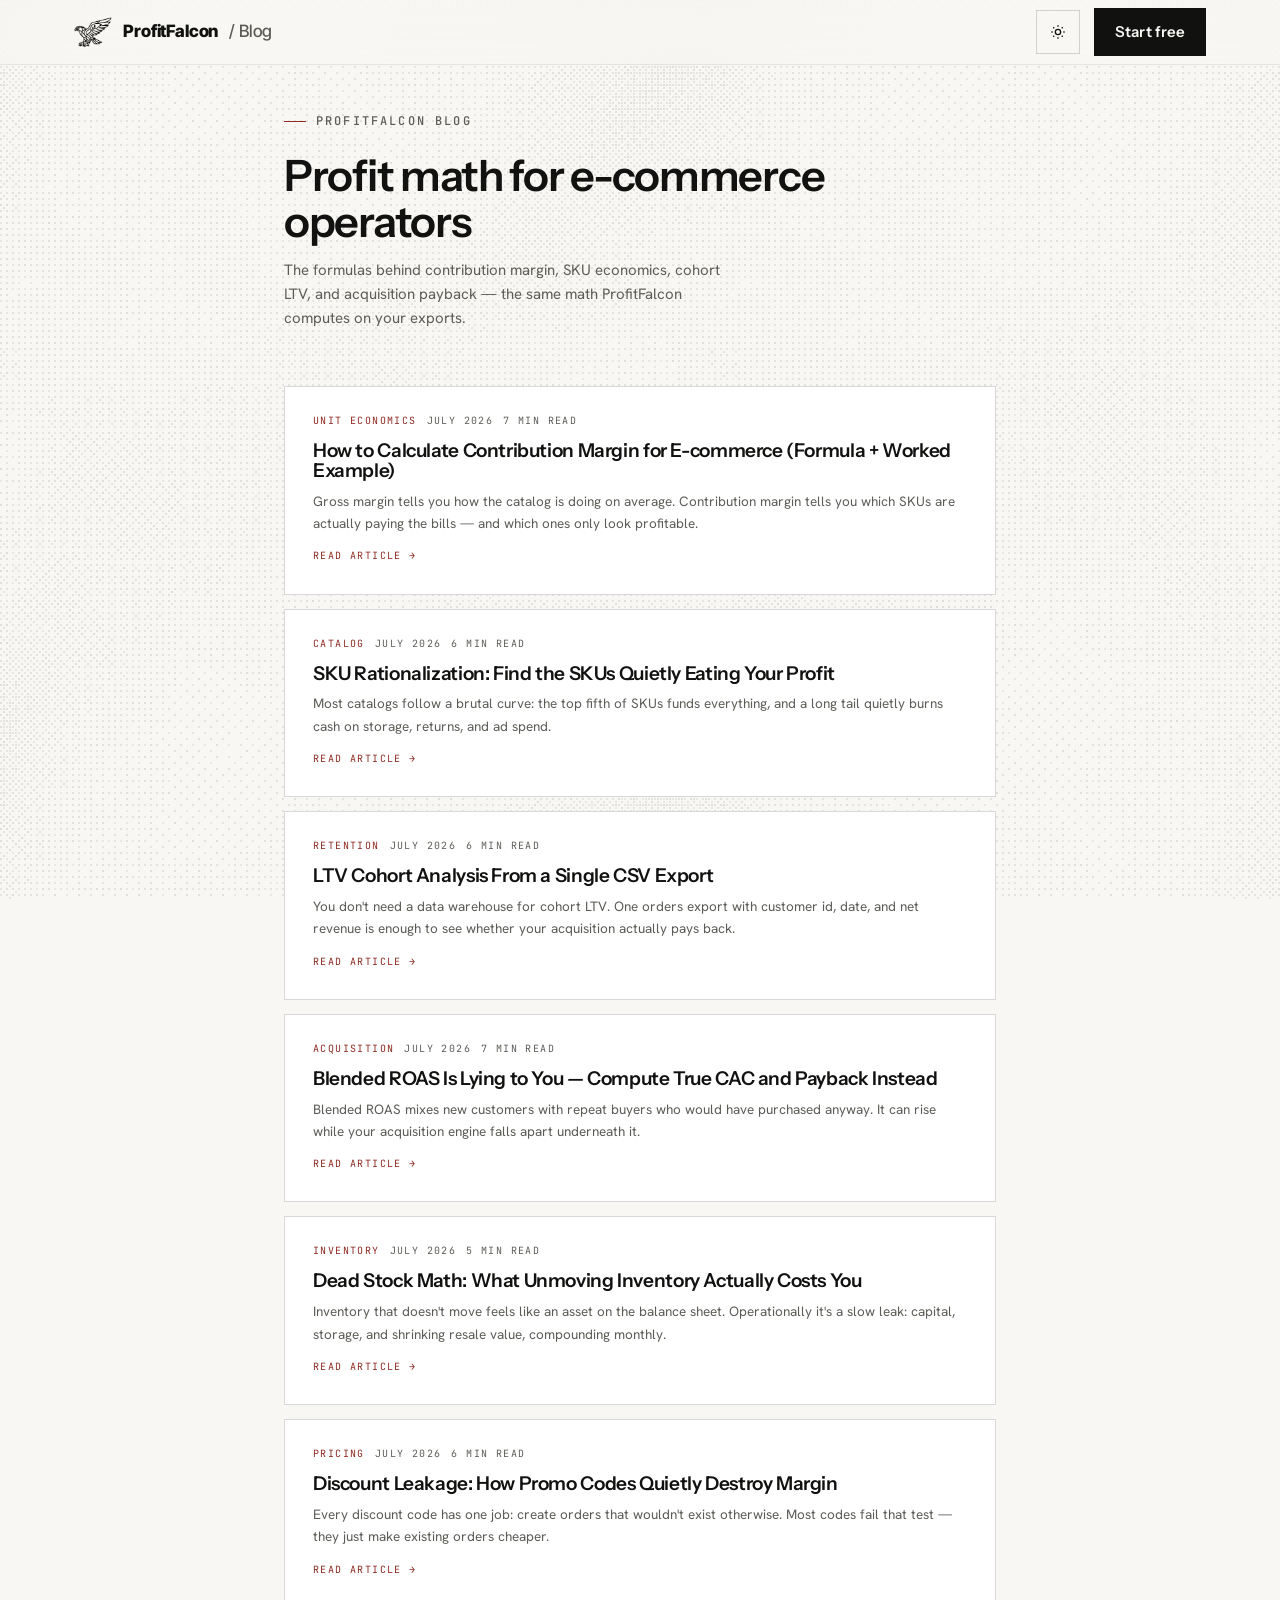
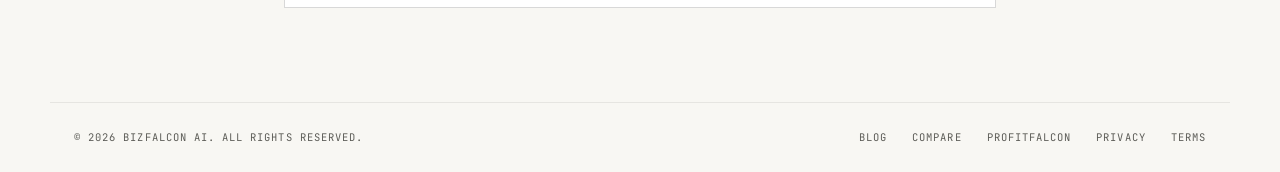
<file: blog/index.html>
<!doctype html>
<html lang="en">
<head>
<meta charset="utf-8">
<meta name="viewport" content="width=device-width,initial-scale=1">
<title>ProfitFalcon Blog — E-commerce Profit Math, SKU Economics, Retention</title>
<meta name="description" content="Guides on contribution margin, SKU rationalization, LTV cohorts, true CAC, dead stock, and discount leakage — with the actual formulas.">
<meta name="robots" content="index,follow,max-image-preview:large,max-snippet:-1,max-video-preview:-1">
<!-- BF-SEO -->
<link rel="canonical" href="https://profit.bizfalconai.com/blog/">
<meta property="og:type" content="website">
<meta property="og:site_name" content="ProfitFalcon">
<meta property="og:locale" content="en_US">
<meta property="og:url" content="https://profit.bizfalconai.com/blog/">
<meta property="og:title" content="ProfitFalcon Blog — E-commerce Profit Math, SKU Economics, Retention">
<meta property="og:description" content="Guides on contribution margin, SKU rationalization, LTV cohorts, true CAC, dead stock, and discount leakage — with the actual formulas.">
<meta property="og:image" content="https://profit.bizfalconai.com/og.png">
<meta property="og:image:width" content="1200">
<meta property="og:image:height" content="630">
<meta property="og:image:type" content="image/png">
<meta property="og:image:alt" content="ProfitFalcon — per-SKU contribution margin and discount-leak dashboard">
<meta name="twitter:card" content="summary_large_image">
<meta name="twitter:title" content="ProfitFalcon Blog — E-commerce Profit Math, SKU Economics, Retention">
<meta name="twitter:description" content="Guides on contribution margin, SKU rationalization, LTV cohorts, true CAC, dead stock, and discount leakage — with the actual formulas.">
<meta name="twitter:image" content="https://profit.bizfalconai.com/og.png">
<meta name="twitter:image:alt" content="ProfitFalcon — per-SKU contribution margin and discount-leak dashboard">
<!-- /BF-SEO -->
<link rel="icon" href="../favicon.ico">
<link rel="preconnect" href="https://fonts.googleapis.com">
<link rel="preconnect" href="https://fonts.gstatic.com" crossorigin>
<link href="https://fonts.googleapis.com/css2?family=Instrument+Sans:wght@500;600&family=Hanken+Grotesk:wght@400;700&family=Inter+Tight:wght@800&family=JetBrains+Mono:wght@400;500;700&display=swap" rel="stylesheet">
<link rel="stylesheet" href="../dusk.css?v=20260808g">
<link rel="stylesheet" href="./blog.css?v=20260808g">
<script>try{if(localStorage.getItem("bf-theme")!=="dark")document.documentElement.setAttribute("data-theme","light")}catch(e){document.documentElement.setAttribute("data-theme","light")}</script>
<!-- BF-LD -->
<script type="application/ld+json">
{
  "@context": "https://schema.org",
  "@graph": [
    {
      "@type": "Organization",
      "@id": "https://bizfalconai.com/#organization",
      "name": "BizFalcon AI",
      "url": "https://bizfalconai.com/",
      "email": "hello@bizfalconai.com",
      "logo": {
        "@type": "ImageObject",
        "url": "https://bizfalconai.com/falcon-bird-white.png",
        "width": 1190,
        "height": 933
      },
      "founder": {
        "@type": "Person",
        "name": "Siddharth Deepak"
      }
    },
    {
      "@type": "WebSite",
      "@id": "https://profit.bizfalconai.com/#website",
      "url": "https://profit.bizfalconai.com/",
      "name": "ProfitFalcon",
      "inLanguage": "en-US",
      "publisher": {
        "@id": "https://bizfalconai.com/#organization"
      }
    },
    {
      "@type": "Blog",
      "@id": "https://profit.bizfalconai.com/blog/#blog",
      "url": "https://profit.bizfalconai.com/blog/",
      "name": "ProfitFalcon Blog",
      "description": "Guides on contribution margin, SKU rationalization, LTV cohorts, true CAC, dead stock, and discount leakage — with the actual formulas.",
      "inLanguage": "en-US",
      "publisher": {
        "@id": "https://bizfalconai.com/#organization"
      }
    },
    {
      "@type": "BreadcrumbList",
      "itemListElement": [
        {
          "@type": "ListItem",
          "position": 1,
          "name": "Home",
          "item": "https://profit.bizfalconai.com/"
        },
        {
          "@type": "ListItem",
          "position": 2,
          "name": "Blog",
          "item": "https://profit.bizfalconai.com/blog/"
        }
      ]
    }
  ]
}
</script>
<!-- /BF-LD -->
</head>
<body>
<header class="nav">
  <div class="nav-in">
    <a class="brand" href="../" aria-label="ProfitFalcon home">
      <img src="../falcon-bird-white-sm.webp" alt="" width="440" height="345">
      ProfitFalcon <span class="sub">/ Blog</span>
    </a>
    <div class="nav-right">
      <button class="theme-btn" id="themeToggle" aria-label="Toggle light and dark theme">
        <svg class="icon-sun" viewBox="0 0 24 24" fill="none" stroke="currentColor" stroke-width="2" aria-hidden="true"><circle cx="12" cy="12" r="4"/><path d="M12 2v2M12 20v2M4.9 4.9l1.4 1.4M17.7 17.7l1.4 1.4M2 12h2M20 12h2M4.9 19.1l1.4-1.4M17.7 6.3l1.4-1.4"/></svg>
        <svg class="icon-moon" viewBox="0 0 24 24" fill="none" stroke="currentColor" stroke-width="2" aria-hidden="true"><path d="M21 12.8A9 9 0 1 1 11.2 3a7 7 0 0 0 9.8 9.8z"/></svg>
      </button>
      <a class="btn btn--primary" href="/auth?mode=signup">Start free</a>
    </div>
  </div>
</header>

<main class="blog-wrap">
  <div class="blog-head">
    <div class="eyebrow">ProfitFalcon blog</div>
    <h1>Profit math for e-commerce operators</h1>
    <p>The formulas behind contribution margin, SKU economics, cohort LTV, and acquisition payback — the same math ProfitFalcon computes on your exports.</p>
  </div>
<a class="post-card" href="./contribution-margin-ecommerce.html">
  <div class="post-meta"><span class="cat">Unit economics</span><span>July 2026</span><span>7 min read</span></div>
  <h2>How to Calculate Contribution Margin for E-commerce (Formula + Worked Example)</h2>
  <p>Gross margin tells you how the catalog is doing on average. Contribution margin tells you which SKUs are actually paying the bills — and which ones only look profitable.</p>
  <span class="go">Read article →</span>
</a>
<a class="post-card" href="./sku-rationalization.html">
  <div class="post-meta"><span class="cat">Catalog</span><span>July 2026</span><span>6 min read</span></div>
  <h2>SKU Rationalization: Find the SKUs Quietly Eating Your Profit</h2>
  <p>Most catalogs follow a brutal curve: the top fifth of SKUs funds everything, and a long tail quietly burns cash on storage, returns, and ad spend.</p>
  <span class="go">Read article →</span>
</a>
<a class="post-card" href="./ltv-cohort-analysis-csv.html">
  <div class="post-meta"><span class="cat">Retention</span><span>July 2026</span><span>6 min read</span></div>
  <h2>LTV Cohort Analysis From a Single CSV Export</h2>
  <p>You don&#x27;t need a data warehouse for cohort LTV. One orders export with customer id, date, and net revenue is enough to see whether your acquisition actually pays back.</p>
  <span class="go">Read article →</span>
</a>
<a class="post-card" href="./blended-roas-vs-cac.html">
  <div class="post-meta"><span class="cat">Acquisition</span><span>July 2026</span><span>7 min read</span></div>
  <h2>Blended ROAS Is Lying to You — Compute True CAC and Payback Instead</h2>
  <p>Blended ROAS mixes new customers with repeat buyers who would have purchased anyway. It can rise while your acquisition engine falls apart underneath it.</p>
  <span class="go">Read article →</span>
</a>
<a class="post-card" href="./dead-stock-carrying-cost.html">
  <div class="post-meta"><span class="cat">Inventory</span><span>July 2026</span><span>5 min read</span></div>
  <h2>Dead Stock Math: What Unmoving Inventory Actually Costs You</h2>
  <p>Inventory that doesn&#x27;t move feels like an asset on the balance sheet. Operationally it&#x27;s a slow leak: capital, storage, and shrinking resale value, compounding monthly.</p>
  <span class="go">Read article →</span>
</a>
<a class="post-card" href="./discount-code-margin-leakage.html">
  <div class="post-meta"><span class="cat">Pricing</span><span>July 2026</span><span>6 min read</span></div>
  <h2>Discount Leakage: How Promo Codes Quietly Destroy Margin</h2>
  <p>Every discount code has one job: create orders that wouldn&#x27;t exist otherwise. Most codes fail that test — they just make existing orders cheaper.</p>
  <span class="go">Read article →</span>
</a>
</main>
<footer class="blog-foot">
  <p>&copy; 2026 BizFalcon AI. All rights reserved.</p>
  <div>
    <a href="./">Blog</a>
    <a href="../compare.html">Compare</a>
    <a href="../">ProfitFalcon</a>
    <a href="../privacy.html">Privacy</a>
    <a href="../terms.html">Terms</a>
  </div>
</footer>
<script>
(function(){var b=document.getElementById("themeToggle");if(!b)return;b.addEventListener("click",function(){var r=document.documentElement,l=r.getAttribute("data-theme")==="light";if(l)r.removeAttribute("data-theme");else r.setAttribute("data-theme","light");try{localStorage.setItem("bf-theme",l?"dark":"light")}catch(e){}});})();
</script>
</body>
</html>
</file>
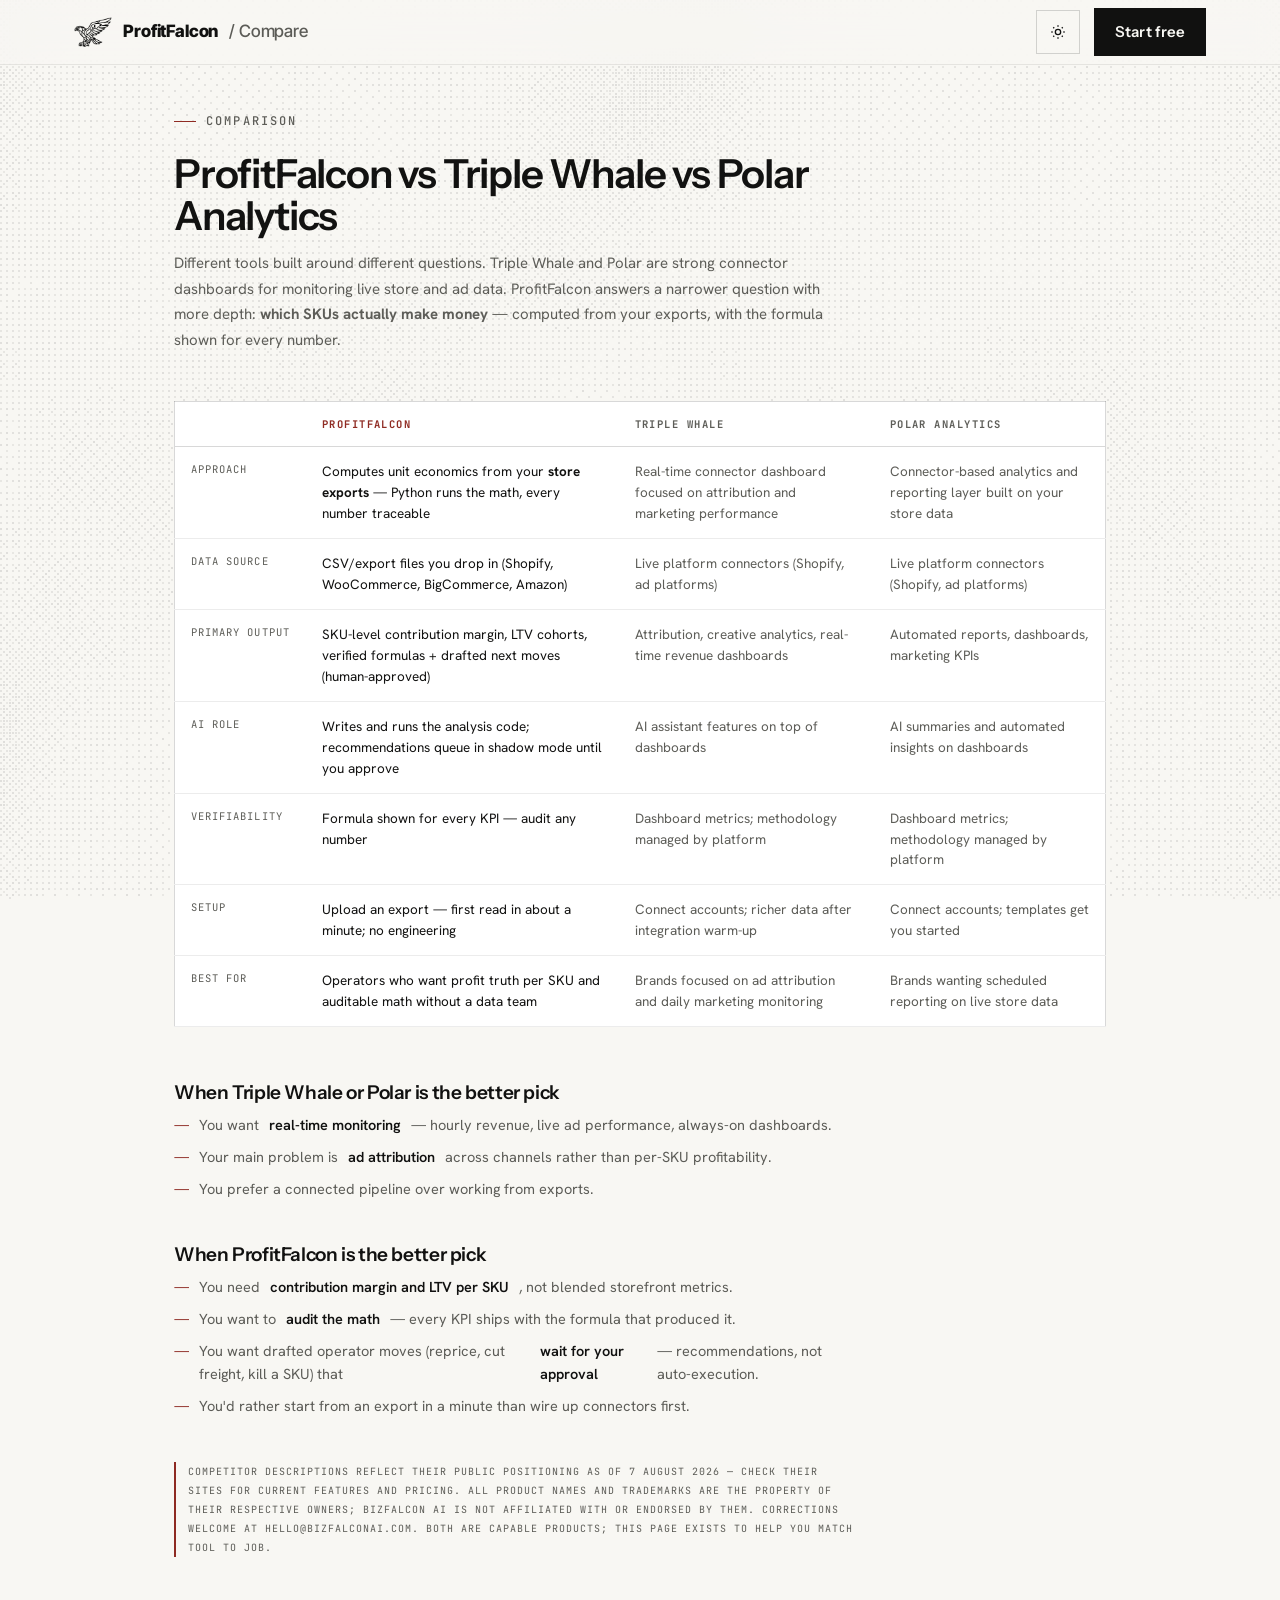
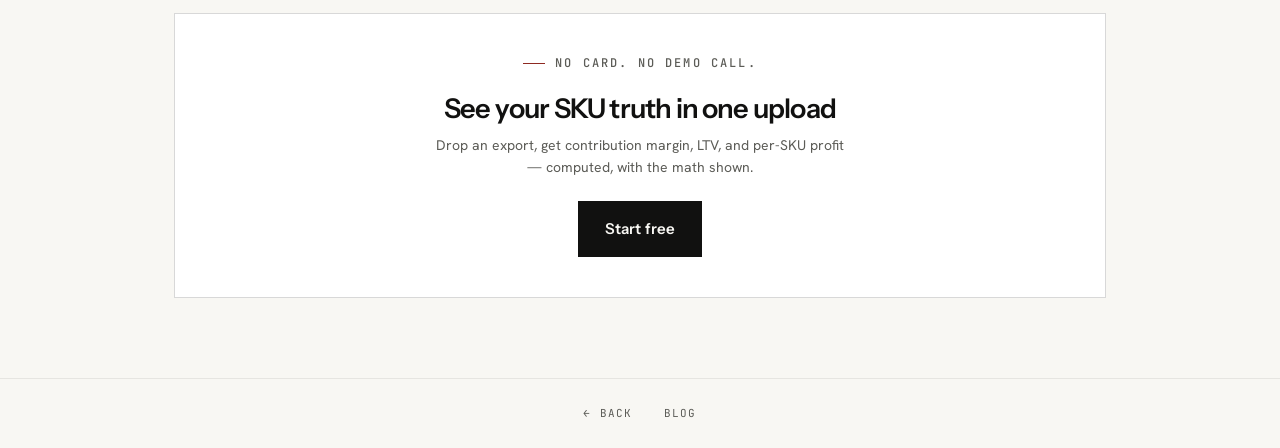
<file: compare.html>
<!doctype html>
<html lang="en">
<head>
<meta charset="utf-8">
<meta name="viewport" content="width=device-width,initial-scale=1">
<title>ProfitFalcon vs Triple Whale vs Polar Analytics — Which E-commerce Analytics Tool?</title>
<meta name="description" content="Honest comparison: ProfitFalcon computes SKU-level profit from your exports with auditable math; Triple Whale and Polar are connector dashboards. How to choose.">
<meta name="robots" content="index,follow,max-image-preview:large,max-snippet:-1,max-video-preview:-1">
<!-- BF-SEO -->
<link rel="canonical" href="https://profit.bizfalconai.com/compare.html">
<meta property="og:type" content="website">
<meta property="og:site_name" content="ProfitFalcon">
<meta property="og:locale" content="en_US">
<meta property="og:url" content="https://profit.bizfalconai.com/compare.html">
<meta property="og:title" content="ProfitFalcon vs Triple Whale vs Polar Analytics — Which E-commerce Analytics Tool?">
<meta property="og:description" content="Honest comparison: ProfitFalcon computes SKU-level profit from your exports with auditable math; Triple Whale and Polar are connector dashboards. How to choose.">
<meta property="og:image" content="https://profit.bizfalconai.com/og.png">
<meta property="og:image:width" content="1200">
<meta property="og:image:height" content="630">
<meta property="og:image:type" content="image/png">
<meta property="og:image:alt" content="ProfitFalcon — per-SKU contribution margin and discount-leak dashboard">
<meta name="twitter:card" content="summary_large_image">
<meta name="twitter:title" content="ProfitFalcon vs Triple Whale vs Polar Analytics — Which E-commerce Analytics Tool?">
<meta name="twitter:description" content="Honest comparison: ProfitFalcon computes SKU-level profit from your exports with auditable math; Triple Whale and Polar are connector dashboards. How to choose.">
<meta name="twitter:image" content="https://profit.bizfalconai.com/og.png">
<meta name="twitter:image:alt" content="ProfitFalcon — per-SKU contribution margin and discount-leak dashboard">
<!-- /BF-SEO -->
<link rel="icon" href="./favicon.ico">
<link rel="preconnect" href="https://fonts.googleapis.com">
<link rel="preconnect" href="https://fonts.gstatic.com" crossorigin>
<link href="https://fonts.googleapis.com/css2?family=Instrument+Sans:wght@500;600&family=Hanken+Grotesk:wght@400;700&family=Inter+Tight:wght@800&family=JetBrains+Mono:wght@400;500;700&display=swap" rel="stylesheet">
<link rel="stylesheet" href="./dusk.css?v=20260808g">
<style>
.cmp-wrap{max-width:980px;margin:0 auto;padding:112px 24px 80px}
.cmp-head{max-width:680px;margin-bottom:48px}
.cmp-head h1{font-size:clamp(1.7rem,3.4vw,2.5rem);margin:0 0 14px}
.cmp-head p{color:var(--mut);font-size:15px;line-height:1.7}
.cmp-table{width:100%;border-collapse:collapse;border:1px solid var(--line);background:var(--card);font-size:13.5px}
.cmp-table th,.cmp-table td{padding:14px 16px;text-align:left;border-bottom:1px solid var(--line-soft);vertical-align:top;line-height:1.55}
.cmp-table th{font-family:"JetBrains Mono",monospace;font-size:10.5px;letter-spacing:.14em;text-transform:uppercase;color:var(--mut);border-bottom:1px solid var(--line)}
.cmp-table th.us{color:var(--signal)}
.cmp-table td:first-child{font-family:"JetBrains Mono",monospace;font-size:10.5px;letter-spacing:.1em;text-transform:uppercase;color:var(--mut);white-space:nowrap}
.cmp-table td.us{color:var(--fg)}
.cmp-table td{color:var(--mut)}
.cmp-scroll{overflow-x:auto;margin-bottom:56px}
.cmp-sec{max-width:680px;margin:44px 0}
.cmp-sec h2{font-size:19px;font-weight:600;letter-spacing:-.02em;margin:0 0 10px}
.cmp-sec p{font-size:14.5px;color:var(--mut);line-height:1.7;margin:10px 0}
.cmp-sec ul{margin:10px 0;padding:0;list-style:none;display:flex;flex-direction:column;gap:8px}
.cmp-sec li{display:flex;gap:10px;font-size:14.5px;color:var(--mut);line-height:1.65}
.cmp-sec li::before{content:"\2014";color:var(--signal);flex-shrink:0}
.cmp-sec li b{color:var(--fg);font-weight:600}
.cmp-note{font-family:"JetBrains Mono",monospace;font-size:10px;letter-spacing:.1em;text-transform:uppercase;color:var(--mut);border-left:2px solid var(--signal);padding-left:12px;margin:28px 0;max-width:680px;line-height:1.9}
.cmp-cta{margin-top:56px;border:1px solid var(--line);background:var(--card);padding:40px 24px;text-align:center}
.cmp-cta .eyebrow{justify-content:center}
.cmp-cta h2{font-size:clamp(1.3rem,2.4vw,1.7rem);margin:0 0 10px}
.cmp-cta p{color:var(--mut);font-size:14px;max-width:52ch;margin:0 auto 22px}
</style>
<script>try{if(localStorage.getItem("bf-theme")!=="dark")document.documentElement.setAttribute("data-theme","light")}catch(e){document.documentElement.setAttribute("data-theme","light")}</script>
<!-- BF-LD -->
<script type="application/ld+json">
{
  "@context": "https://schema.org",
  "@graph": [
    {
      "@type": "Organization",
      "@id": "https://bizfalconai.com/#organization",
      "name": "BizFalcon AI",
      "url": "https://bizfalconai.com/",
      "email": "hello@bizfalconai.com",
      "logo": {
        "@type": "ImageObject",
        "url": "https://bizfalconai.com/falcon-bird-white.png",
        "width": 1190,
        "height": 933
      },
      "founder": {
        "@type": "Person",
        "name": "Siddharth Deepak"
      }
    },
    {
      "@type": "WebSite",
      "@id": "https://profit.bizfalconai.com/#website",
      "url": "https://profit.bizfalconai.com/",
      "name": "ProfitFalcon",
      "inLanguage": "en-US",
      "publisher": {
        "@id": "https://bizfalconai.com/#organization"
      }
    },
    {
      "@type": "WebPage",
      "url": "https://profit.bizfalconai.com/compare.html",
      "name": "ProfitFalcon vs Triple Whale vs Polar Analytics — Which E-commerce Analytics Tool?",
      "description": "Honest comparison: ProfitFalcon computes SKU-level profit from your exports with auditable math; Triple Whale and Polar are connector dashboards. How to choose.",
      "isPartOf": {
        "@id": "https://profit.bizfalconai.com/#website"
      },
      "dateModified": "2026-07-25",
      "inLanguage": "en-US"
    },
    {
      "@type": "BreadcrumbList",
      "itemListElement": [
        {
          "@type": "ListItem",
          "position": 1,
          "name": "Home",
          "item": "https://profit.bizfalconai.com/"
        },
        {
          "@type": "ListItem",
          "position": 2,
          "name": "Comparison",
          "item": "https://profit.bizfalconai.com/compare.html"
        }
      ]
    }
  ]
}
</script>
<!-- /BF-LD -->
</head>
<body>
<header class="nav">
  <div class="nav-in">
    <a class="brand" href="./" aria-label="ProfitFalcon home">
      <img src="./falcon-bird-white-sm.webp" alt="" width="440" height="345">
      ProfitFalcon <span class="sub">/ Compare</span>
    </a>
    <div class="nav-right">
      <button class="theme-btn" id="themeToggle" aria-label="Toggle light and dark theme">
        <svg class="icon-sun" viewBox="0 0 24 24" fill="none" stroke="currentColor" stroke-width="2" aria-hidden="true"><circle cx="12" cy="12" r="4"/><path d="M12 2v2M12 20v2M4.9 4.9l1.4 1.4M17.7 17.7l1.4 1.4M2 12h2M20 12h2M4.9 19.1l1.4-1.4M17.7 6.3l1.4-1.4"/></svg>
        <svg class="icon-moon" viewBox="0 0 24 24" fill="none" stroke="currentColor" stroke-width="2" aria-hidden="true"><path d="M21 12.8A9 9 0 1 1 11.2 3a7 7 0 0 0 9.8 9.8z"/></svg>
      </button>
      <a class="btn btn--primary" href="/auth?mode=signup">Start free</a>
    </div>
  </div>
</header>

<main class="cmp-wrap">
  <div class="cmp-head">
    <div class="eyebrow">Comparison</div>
    <h1>ProfitFalcon vs Triple Whale vs Polar Analytics</h1>
    <p>Different tools built around different questions. Triple Whale and Polar are strong connector dashboards for monitoring live store and ad data. ProfitFalcon answers a narrower question with more depth: <b>which SKUs actually make money</b> — computed from your exports, with the formula shown for every number.</p>
  </div>
  <div class="cmp-scroll"><table class="cmp-table">
<thead><tr><th></th><th class="us">ProfitFalcon</th><th>Triple Whale</th><th>Polar Analytics</th></tr></thead>
<tbody><tr><td>Approach</td><td class='us'>Computes unit economics from your <b>store exports</b> — Python runs the math, every number traceable</td><td>Real-time connector dashboard focused on attribution and marketing performance</td><td>Connector-based analytics and reporting layer built on your store data</td></tr>
<tr><td>Data source</td><td class='us'>CSV/export files you drop in (Shopify, WooCommerce, BigCommerce, Amazon)</td><td>Live platform connectors (Shopify, ad platforms)</td><td>Live platform connectors (Shopify, ad platforms)</td></tr>
<tr><td>Primary output</td><td class='us'>SKU-level contribution margin, LTV cohorts, verified formulas + drafted next moves (human-approved)</td><td>Attribution, creative analytics, real-time revenue dashboards</td><td>Automated reports, dashboards, marketing KPIs</td></tr>
<tr><td>AI role</td><td class='us'>Writes and runs the analysis code; recommendations queue in shadow mode until you approve</td><td>AI assistant features on top of dashboards</td><td>AI summaries and automated insights on dashboards</td></tr>
<tr><td>Verifiability</td><td class='us'>Formula shown for every KPI — audit any number</td><td>Dashboard metrics; methodology managed by platform</td><td>Dashboard metrics; methodology managed by platform</td></tr>
<tr><td>Setup</td><td class='us'>Upload an export — first read in about a minute; no engineering</td><td>Connect accounts; richer data after integration warm-up</td><td>Connect accounts; templates get you started</td></tr>
<tr><td>Best for</td><td class='us'>Operators who want profit truth per SKU and auditable math without a data team</td><td>Brands focused on ad attribution and daily marketing monitoring</td><td>Brands wanting scheduled reporting on live store data</td></tr></tbody></table></div>
  <div class="cmp-sec">
    <h2>When Triple Whale or Polar is the better pick</h2>
    <ul>
      <li>You want <b>real-time monitoring</b> — hourly revenue, live ad performance, always-on dashboards.</li>
      <li>Your main problem is <b>ad attribution</b> across channels rather than per-SKU profitability.</li>
      <li>You prefer a connected pipeline over working from exports.</li>
    </ul>
  </div>
  <div class="cmp-sec">
    <h2>When ProfitFalcon is the better pick</h2>
    <ul>
      <li>You need <b>contribution margin and LTV per SKU</b>, not blended storefront metrics.</li>
      <li>You want to <b>audit the math</b> — every KPI ships with the formula that produced it.</li>
      <li>You want drafted operator moves (reprice, cut freight, kill a SKU) that <b>wait for your approval</b> — recommendations, not auto-execution.</li>
      <li>You'd rather start from an export in a minute than wire up connectors first.</li>
    </ul>
  </div>
  <div class="cmp-note">Competitor descriptions reflect their public positioning as of 7 August 2026 — check their sites for current features and pricing. All product names and trademarks are the property of their respective owners; BizFalcon AI is not affiliated with or endorsed by them. Corrections welcome at hello@bizfalconai.com. Both are capable products; this page exists to help you match tool to job.</div>
  <div class="cmp-cta">
    <div class="eyebrow">No card. No demo call.</div>
    <h2>See your SKU truth in one upload</h2>
    <p>Drop an export, get contribution margin, LTV, and per-SKU profit — computed, with the math shown.</p>
    <a class="btn btn--primary" href="/auth?mode=signup">Start free</a>
  </div>
</main>
<footer class="legal-foot" style="border-top:1px solid var(--line-soft);padding:26px 24px;text-align:center;font-family:'JetBrains Mono',monospace;font-size:11px;letter-spacing:.1em;text-transform:uppercase;color:var(--mut)">
  <a href="./" style="margin:0 12px">&larr; Back</a>
  <a href="./blog/" style="margin:0 12px">Blog</a>
</footer>
<script>
(function(){var b=document.getElementById("themeToggle");if(!b)return;b.addEventListener("click",function(){var r=document.documentElement,l=r.getAttribute("data-theme")==="light";if(l)r.removeAttribute("data-theme");else r.setAttribute("data-theme","light");try{localStorage.setItem("bf-theme",l?"dark":"light")}catch(e){}});})();
</script>
</body>
</html>
</file>
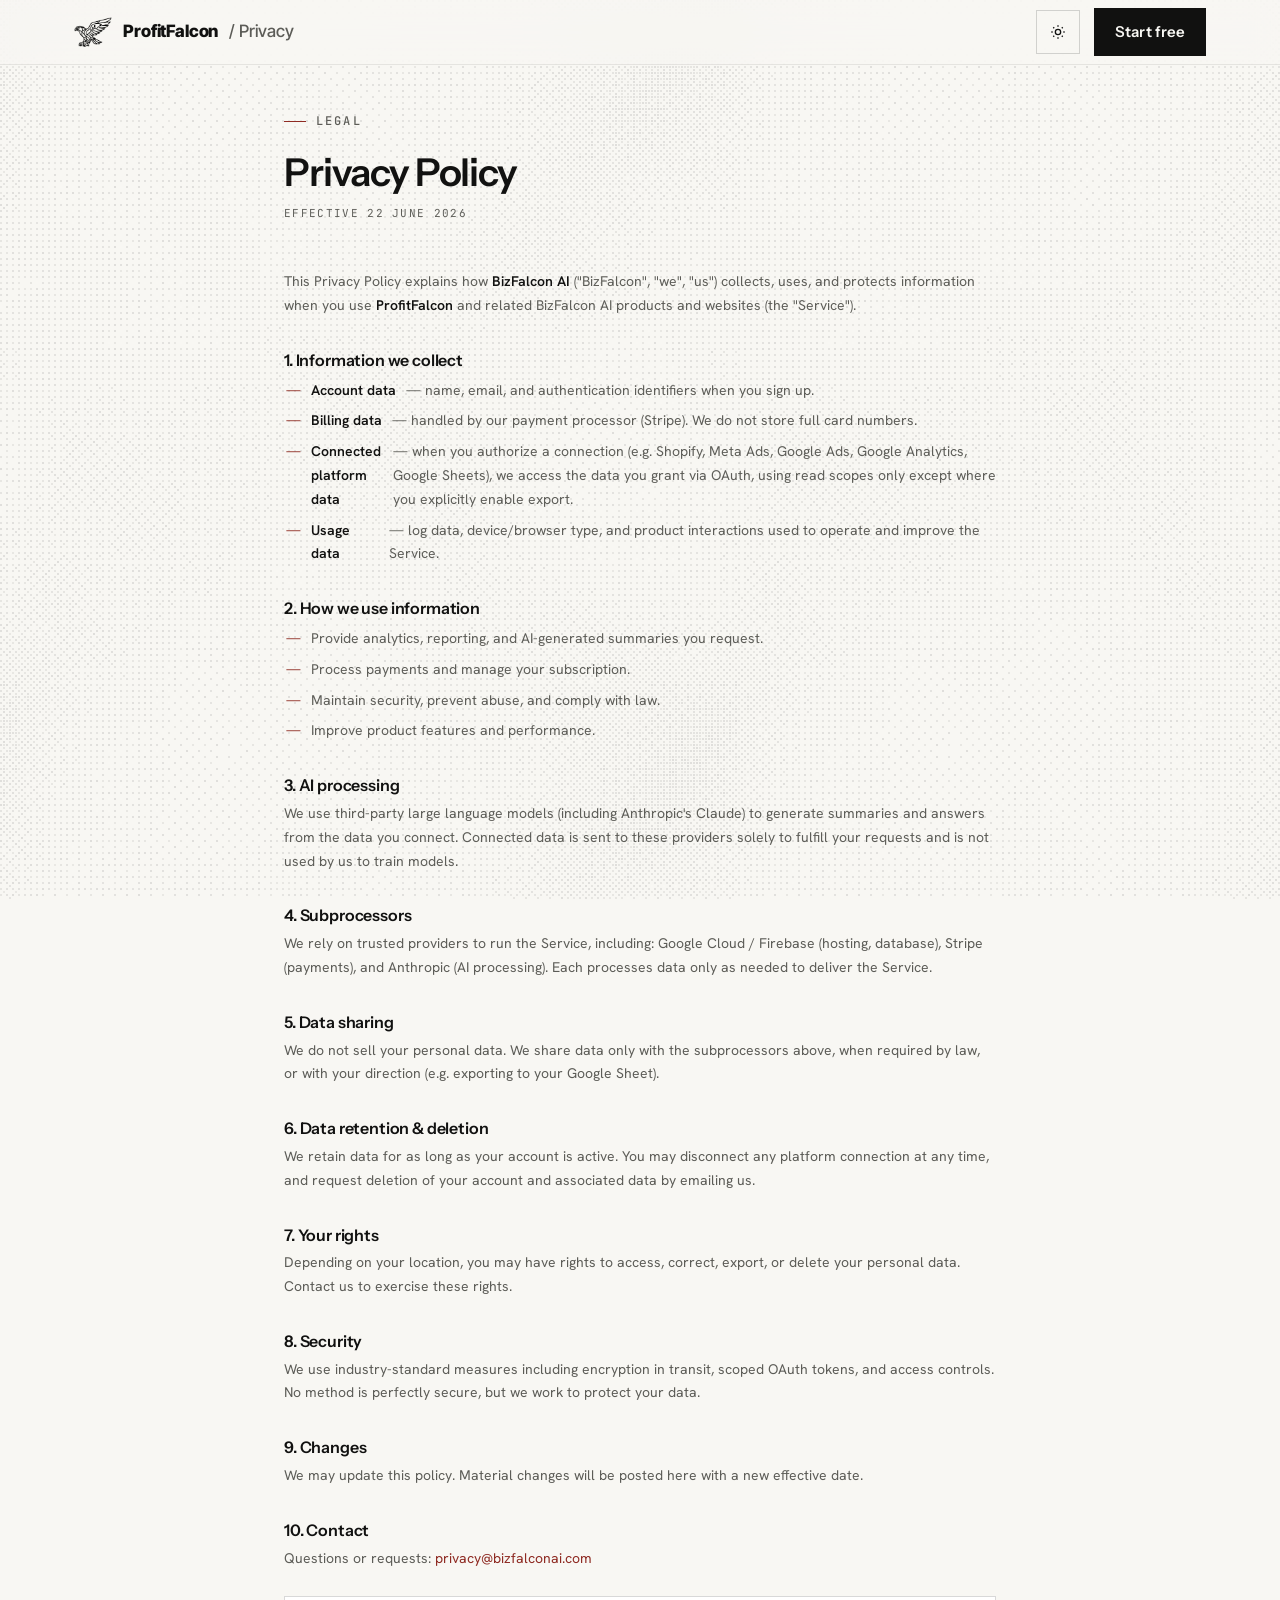
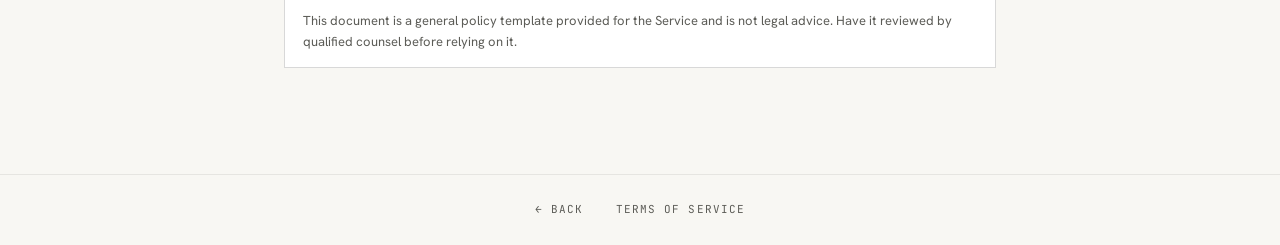
<file: privacy.html>
<!doctype html>
<html lang="en">
<head>
<meta charset="utf-8">
<meta name="viewport" content="width=device-width,initial-scale=1">
<title>Privacy Policy — ProfitFalcon by BizFalcon AI</title>
<meta name="description" content="How ProfitFalcon handles your data: what stays in your browser, what we store, and how to export or erase it.">
<meta name="robots" content="index,follow,max-image-preview:large,max-snippet:-1,max-video-preview:-1">
<!-- BF-SEO -->
<link rel="canonical" href="https://profit.bizfalconai.com/privacy.html">
<meta property="og:type" content="website">
<meta property="og:site_name" content="ProfitFalcon">
<meta property="og:locale" content="en_US">
<meta property="og:url" content="https://profit.bizfalconai.com/privacy.html">
<meta property="og:title" content="Privacy Policy — ProfitFalcon by BizFalcon AI">
<meta property="og:description" content="How ProfitFalcon handles your data: what stays in your browser, what we store, and how to export or erase it.">
<meta property="og:image" content="https://profit.bizfalconai.com/og.png">
<meta property="og:image:width" content="1200">
<meta property="og:image:height" content="630">
<meta property="og:image:type" content="image/png">
<meta property="og:image:alt" content="ProfitFalcon — per-SKU contribution margin and discount-leak dashboard">
<meta name="twitter:card" content="summary_large_image">
<meta name="twitter:title" content="Privacy Policy — ProfitFalcon by BizFalcon AI">
<meta name="twitter:description" content="How ProfitFalcon handles your data: what stays in your browser, what we store, and how to export or erase it.">
<meta name="twitter:image" content="https://profit.bizfalconai.com/og.png">
<meta name="twitter:image:alt" content="ProfitFalcon — per-SKU contribution margin and discount-leak dashboard">
<!-- /BF-SEO -->
<link rel="icon" href="./favicon.ico">
<link rel="preconnect" href="https://fonts.googleapis.com">
<link rel="preconnect" href="https://fonts.gstatic.com" crossorigin>
<link href="https://fonts.googleapis.com/css2?family=Instrument+Sans:wght@500;600&family=Hanken+Grotesk:wght@400;700&family=Inter+Tight:wght@800&family=JetBrains+Mono:wght@400;500;700&display=swap" rel="stylesheet">
<link rel="stylesheet" href="./dusk.css?v=20260808g">
<style>
.legal{max-width:760px;margin:0 auto;padding:112px 24px 80px}
.legal h1{font-size:clamp(1.7rem,3.2vw,2.4rem);margin:0 0 10px}
.legal .upd{font-family:"JetBrains Mono",monospace;font-size:11px;letter-spacing:.12em;text-transform:uppercase;color:var(--mut);margin-bottom:48px}
.legal h2{font-size:16px;font-weight:600;margin:34px 0 8px;letter-spacing:-.01em}
.legal p,.legal li{font-size:14px;color:var(--mut);line-height:1.7}
.legal strong{color:var(--fg);font-weight:600}
.legal ul{margin:10px 0;padding-left:2px;list-style:none;display:flex;flex-direction:column;gap:7px}
.legal li{display:flex;gap:10px}
.legal li::before{content:"\2014";color:var(--signal);flex-shrink:0}
.legal a{color:var(--signal)}
.legal .note{border:1px solid var(--line);background:var(--card);padding:14px 18px;font-size:13px;color:var(--mut);margin:26px 0}
.legal-foot{border-top:1px solid var(--line-soft);padding:26px 24px;text-align:center;font-family:"JetBrains Mono",monospace;font-size:11px;letter-spacing:.1em;text-transform:uppercase;color:var(--mut)}
.legal-foot a{margin:0 12px;transition:color .2s ease;color:inherit;text-decoration:none}
.legal-foot a:hover{color:var(--signal)}
</style>
<script>try{if(localStorage.getItem("bf-theme")!=="dark")document.documentElement.setAttribute("data-theme","light")}catch(e){document.documentElement.setAttribute("data-theme","light")}</script>
<!-- BF-LD -->
<script type="application/ld+json">
{
  "@context": "https://schema.org",
  "@graph": [
    {
      "@type": "Organization",
      "@id": "https://bizfalconai.com/#organization",
      "name": "BizFalcon AI",
      "url": "https://bizfalconai.com/",
      "email": "hello@bizfalconai.com",
      "logo": {
        "@type": "ImageObject",
        "url": "https://bizfalconai.com/falcon-bird-white.png",
        "width": 1190,
        "height": 933
      },
      "founder": {
        "@type": "Person",
        "name": "Siddharth Deepak"
      }
    },
    {
      "@type": "WebSite",
      "@id": "https://profit.bizfalconai.com/#website",
      "url": "https://profit.bizfalconai.com/",
      "name": "ProfitFalcon",
      "inLanguage": "en-US",
      "publisher": {
        "@id": "https://bizfalconai.com/#organization"
      }
    },
    {
      "@type": "WebPage",
      "url": "https://profit.bizfalconai.com/privacy.html",
      "name": "Privacy Policy — ProfitFalcon by BizFalcon AI",
      "description": "How ProfitFalcon handles your data: what stays in your browser, what we store, and how to export or erase it.",
      "isPartOf": {
        "@id": "https://profit.bizfalconai.com/#website"
      },
      "dateModified": "2026-07-25",
      "inLanguage": "en-US"
    },
    {
      "@type": "BreadcrumbList",
      "itemListElement": [
        {
          "@type": "ListItem",
          "position": 1,
          "name": "Home",
          "item": "https://profit.bizfalconai.com/"
        },
        {
          "@type": "ListItem",
          "position": 2,
          "name": "Privacy",
          "item": "https://profit.bizfalconai.com/privacy.html"
        }
      ]
    }
  ]
}
</script>
<!-- /BF-LD -->
</head>
<body>
<header class="nav">
  <div class="nav-in">
    <a class="brand" href="./" aria-label="ProfitFalcon home">
      <img src="./falcon-bird-white-sm.webp" alt="" width="440" height="345">
      ProfitFalcon <span class="sub">/ Privacy</span>
    </a>
    <div class="nav-right">
      <button class="theme-btn" id="themeToggle" aria-label="Toggle light and dark theme">
        <svg class="icon-sun" viewBox="0 0 24 24" fill="none" stroke="currentColor" stroke-width="2" aria-hidden="true"><circle cx="12" cy="12" r="4"/><path d="M12 2v2M12 20v2M4.9 4.9l1.4 1.4M17.7 17.7l1.4 1.4M2 12h2M20 12h2M4.9 19.1l1.4-1.4M17.7 6.3l1.4-1.4"/></svg>
        <svg class="icon-moon" viewBox="0 0 24 24" fill="none" stroke="currentColor" stroke-width="2" aria-hidden="true"><path d="M21 12.8A9 9 0 1 1 11.2 3a7 7 0 0 0 9.8 9.8z"/></svg>
      </button>
      <a class="btn btn--primary" href="/auth?mode=signup">Start free</a>
    </div>
  </div>
</header>

<main class="legal">
<div class="eyebrow">Legal</div>
<h1>Privacy Policy</h1>
<p class="upd">Effective 22 June 2026</p>
<p>This Privacy Policy explains how <strong>BizFalcon AI</strong> ("BizFalcon", "we", "us") collects, uses, and protects information when you use <strong>ProfitFalcon</strong> and related BizFalcon AI products and websites (the "Service").</p>

<h2>1. Information we collect</h2>
<ul>
  <li><strong>Account data</strong> — name, email, and authentication identifiers when you sign up.</li>
  <li><strong>Billing data</strong> — handled by our payment processor (Stripe). We do not store full card numbers.</li>
  <li><strong>Connected platform data</strong> — when you authorize a connection (e.g. Shopify, Meta Ads, Google Ads, Google Analytics, Google Sheets), we access the data you grant via OAuth, using read scopes only except where you explicitly enable export.</li>
  <li><strong>Usage data</strong> — log data, device/browser type, and product interactions used to operate and improve the Service.</li>
</ul>

<h2>2. How we use information</h2>
<ul>
  <li>Provide analytics, reporting, and AI-generated summaries you request.</li>
  <li>Process payments and manage your subscription.</li>
  <li>Maintain security, prevent abuse, and comply with law.</li>
  <li>Improve product features and performance.</li>
</ul>

<h2>3. AI processing</h2>
<p>We use third-party large language models (including Anthropic's Claude) to generate summaries and answers from the data you connect. Connected data is sent to these providers solely to fulfill your requests and is not used by us to train models.</p>

<h2>4. Subprocessors</h2>
<p>We rely on trusted providers to run the Service, including: Google Cloud / Firebase (hosting, database), Stripe (payments), and Anthropic (AI processing). Each processes data only as needed to deliver the Service.</p>

<h2>5. Data sharing</h2>
<p>We do not sell your personal data. We share data only with the subprocessors above, when required by law, or with your direction (e.g. exporting to your Google Sheet).</p>

<h2>6. Data retention &amp; deletion</h2>
<p>We retain data for as long as your account is active. You may disconnect any platform connection at any time, and request deletion of your account and associated data by emailing us.</p>

<h2>7. Your rights</h2>
<p>Depending on your location, you may have rights to access, correct, export, or delete your personal data. Contact us to exercise these rights.</p>

<h2>8. Security</h2>
<p>We use industry-standard measures including encryption in transit, scoped OAuth tokens, and access controls. No method is perfectly secure, but we work to protect your data.</p>

<h2>9. Changes</h2>
<p>We may update this policy. Material changes will be posted here with a new effective date.</p>

<h2>10. Contact</h2>
<p>Questions or requests: <a href="mailto:privacy@bizfalconai.com">privacy@bizfalconai.com</a></p>

<div class="note">This document is a general policy template provided for the Service and is not legal advice. Have it reviewed by qualified counsel before relying on it.</div>


</main>
<footer class="legal-foot">
  <a href="./">&larr; Back</a>
  <a href="./terms.html">Terms of Service</a>
</footer>
<script>
(function(){var b=document.getElementById("themeToggle");if(!b)return;b.addEventListener("click",function(){var r=document.documentElement,l=r.getAttribute("data-theme")==="light";if(l)r.removeAttribute("data-theme");else r.setAttribute("data-theme","light");try{localStorage.setItem("bf-theme",l?"dark":"light")}catch(e){}});})();
</script>
</body>
</html>
</file>
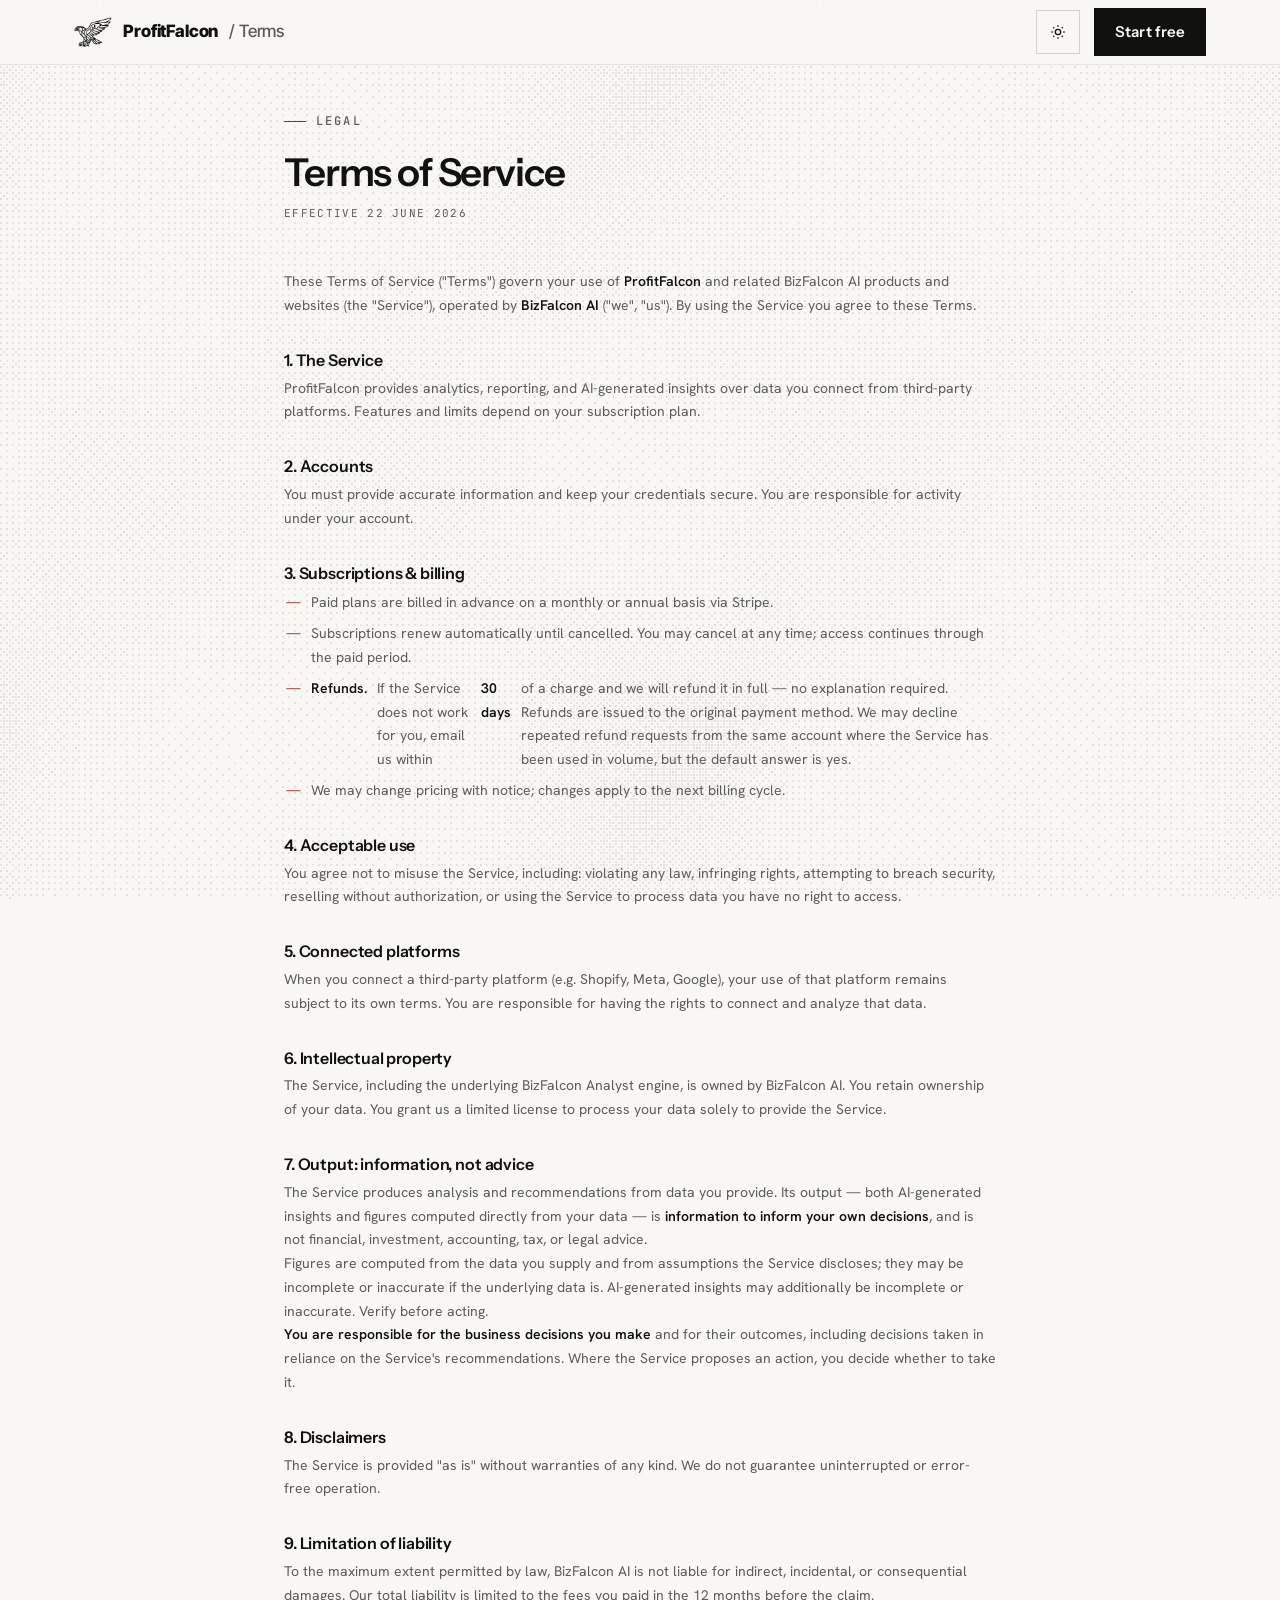
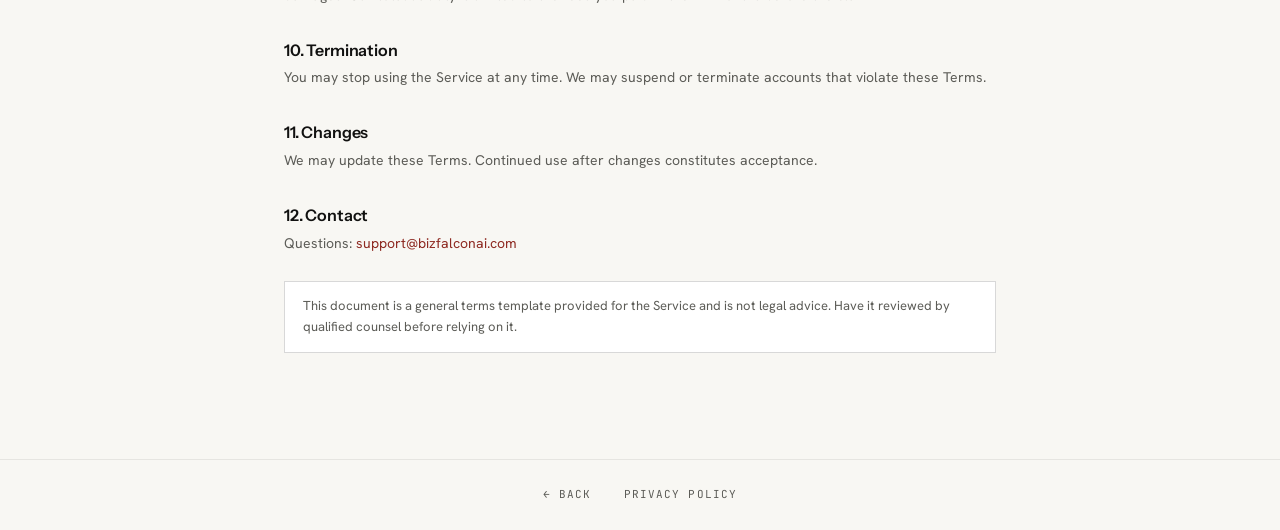
<file: terms.html>
<!doctype html>
<html lang="en">
<head>
<meta charset="utf-8">
<meta name="viewport" content="width=device-width,initial-scale=1">
<title>Terms of Service — ProfitFalcon by BizFalcon AI</title>
<meta name="description" content="The terms covering your use of ProfitFalcon — accounts, billing, acceptable use, and the limits of what the product claims.">
<meta name="robots" content="index,follow,max-image-preview:large,max-snippet:-1,max-video-preview:-1">
<!-- BF-SEO -->
<link rel="canonical" href="https://profit.bizfalconai.com/terms.html">
<meta property="og:type" content="website">
<meta property="og:site_name" content="ProfitFalcon">
<meta property="og:locale" content="en_US">
<meta property="og:url" content="https://profit.bizfalconai.com/terms.html">
<meta property="og:title" content="Terms of Service — ProfitFalcon by BizFalcon AI">
<meta property="og:description" content="The terms covering your use of ProfitFalcon — accounts, billing, acceptable use, and the limits of what the product claims.">
<meta property="og:image" content="https://profit.bizfalconai.com/og.png">
<meta property="og:image:width" content="1200">
<meta property="og:image:height" content="630">
<meta property="og:image:type" content="image/png">
<meta property="og:image:alt" content="ProfitFalcon — per-SKU contribution margin and discount-leak dashboard">
<meta name="twitter:card" content="summary_large_image">
<meta name="twitter:title" content="Terms of Service — ProfitFalcon by BizFalcon AI">
<meta name="twitter:description" content="The terms covering your use of ProfitFalcon — accounts, billing, acceptable use, and the limits of what the product claims.">
<meta name="twitter:image" content="https://profit.bizfalconai.com/og.png">
<meta name="twitter:image:alt" content="ProfitFalcon — per-SKU contribution margin and discount-leak dashboard">
<!-- /BF-SEO -->
<link rel="icon" href="./favicon.ico">
<link rel="preconnect" href="https://fonts.googleapis.com">
<link rel="preconnect" href="https://fonts.gstatic.com" crossorigin>
<link href="https://fonts.googleapis.com/css2?family=Instrument+Sans:wght@500;600&family=Hanken+Grotesk:wght@400;700&family=Inter+Tight:wght@800&family=JetBrains+Mono:wght@400;500;700&display=swap" rel="stylesheet">
<link rel="stylesheet" href="./dusk.css?v=20260808g">
<style>
.legal{max-width:760px;margin:0 auto;padding:112px 24px 80px}
.legal h1{font-size:clamp(1.7rem,3.2vw,2.4rem);margin:0 0 10px}
.legal .upd{font-family:"JetBrains Mono",monospace;font-size:11px;letter-spacing:.12em;text-transform:uppercase;color:var(--mut);margin-bottom:48px}
.legal h2{font-size:16px;font-weight:600;margin:34px 0 8px;letter-spacing:-.01em}
.legal p,.legal li{font-size:14px;color:var(--mut);line-height:1.7}
.legal strong{color:var(--fg);font-weight:600}
.legal ul{margin:10px 0;padding-left:2px;list-style:none;display:flex;flex-direction:column;gap:7px}
.legal li{display:flex;gap:10px}
.legal li::before{content:"\2014";color:var(--signal);flex-shrink:0}
.legal a{color:var(--signal)}
.legal .note{border:1px solid var(--line);background:var(--card);padding:14px 18px;font-size:13px;color:var(--mut);margin:26px 0}
.legal-foot{border-top:1px solid var(--line-soft);padding:26px 24px;text-align:center;font-family:"JetBrains Mono",monospace;font-size:11px;letter-spacing:.1em;text-transform:uppercase;color:var(--mut)}
.legal-foot a{margin:0 12px;transition:color .2s ease;color:inherit;text-decoration:none}
.legal-foot a:hover{color:var(--signal)}
</style>
<script>try{if(localStorage.getItem("bf-theme")!=="dark")document.documentElement.setAttribute("data-theme","light")}catch(e){document.documentElement.setAttribute("data-theme","light")}</script>
<!-- BF-LD -->
<script type="application/ld+json">
{
  "@context": "https://schema.org",
  "@graph": [
    {
      "@type": "Organization",
      "@id": "https://bizfalconai.com/#organization",
      "name": "BizFalcon AI",
      "url": "https://bizfalconai.com/",
      "email": "hello@bizfalconai.com",
      "logo": {
        "@type": "ImageObject",
        "url": "https://bizfalconai.com/falcon-bird-white.png",
        "width": 1190,
        "height": 933
      },
      "founder": {
        "@type": "Person",
        "name": "Siddharth Deepak"
      }
    },
    {
      "@type": "WebSite",
      "@id": "https://profit.bizfalconai.com/#website",
      "url": "https://profit.bizfalconai.com/",
      "name": "ProfitFalcon",
      "inLanguage": "en-US",
      "publisher": {
        "@id": "https://bizfalconai.com/#organization"
      }
    },
    {
      "@type": "WebPage",
      "url": "https://profit.bizfalconai.com/terms.html",
      "name": "Terms of Service — ProfitFalcon by BizFalcon AI",
      "description": "The terms covering your use of ProfitFalcon — accounts, billing, acceptable use, and the limits of what the product claims.",
      "isPartOf": {
        "@id": "https://profit.bizfalconai.com/#website"
      },
      "dateModified": "2026-07-25",
      "inLanguage": "en-US"
    },
    {
      "@type": "BreadcrumbList",
      "itemListElement": [
        {
          "@type": "ListItem",
          "position": 1,
          "name": "Home",
          "item": "https://profit.bizfalconai.com/"
        },
        {
          "@type": "ListItem",
          "position": 2,
          "name": "Terms",
          "item": "https://profit.bizfalconai.com/terms.html"
        }
      ]
    }
  ]
}
</script>
<!-- /BF-LD -->
</head>
<body>
<header class="nav">
  <div class="nav-in">
    <a class="brand" href="./" aria-label="ProfitFalcon home">
      <img src="./falcon-bird-white-sm.webp" alt="" width="440" height="345">
      ProfitFalcon <span class="sub">/ Terms</span>
    </a>
    <div class="nav-right">
      <button class="theme-btn" id="themeToggle" aria-label="Toggle light and dark theme">
        <svg class="icon-sun" viewBox="0 0 24 24" fill="none" stroke="currentColor" stroke-width="2" aria-hidden="true"><circle cx="12" cy="12" r="4"/><path d="M12 2v2M12 20v2M4.9 4.9l1.4 1.4M17.7 17.7l1.4 1.4M2 12h2M20 12h2M4.9 19.1l1.4-1.4M17.7 6.3l1.4-1.4"/></svg>
        <svg class="icon-moon" viewBox="0 0 24 24" fill="none" stroke="currentColor" stroke-width="2" aria-hidden="true"><path d="M21 12.8A9 9 0 1 1 11.2 3a7 7 0 0 0 9.8 9.8z"/></svg>
      </button>
      <a class="btn btn--primary" href="/auth?mode=signup">Start free</a>
    </div>
  </div>
</header>

<main class="legal">
<div class="eyebrow">Legal</div>
<h1>Terms of Service</h1>
<p class="upd">Effective 22 June 2026</p>
<p>These Terms of Service ("Terms") govern your use of <strong>ProfitFalcon</strong> and related BizFalcon AI products and websites (the "Service"), operated by <strong>BizFalcon AI</strong> ("we", "us"). By using the Service you agree to these Terms.</p>

<h2>1. The Service</h2>
<p>ProfitFalcon provides analytics, reporting, and AI-generated insights over data you connect from third-party platforms. Features and limits depend on your subscription plan.</p>

<h2>2. Accounts</h2>
<p>You must provide accurate information and keep your credentials secure. You are responsible for activity under your account.</p>

<h2>3. Subscriptions &amp; billing</h2>
<ul>
  <li>Paid plans are billed in advance on a monthly or annual basis via Stripe.</li>
  <li>Subscriptions renew automatically until cancelled. You may cancel at any time; access continues through the paid period.</li>
  <li><strong>Refunds.</strong> If the Service does not work for you, email us within <strong>30 days</strong> of a charge and we will refund it in full — no explanation required. Refunds are issued to the original payment method. We may decline repeated refund requests from the same account where the Service has been used in volume, but the default answer is yes.</li>
  <li>We may change pricing with notice; changes apply to the next billing cycle.</li>
</ul>

<h2>4. Acceptable use</h2>
<p>You agree not to misuse the Service, including: violating any law, infringing rights, attempting to breach security, reselling without authorization, or using the Service to process data you have no right to access.</p>

<h2>5. Connected platforms</h2>
<p>When you connect a third-party platform (e.g. Shopify, Meta, Google), your use of that platform remains subject to its own terms. You are responsible for having the rights to connect and analyze that data.</p>

<h2>6. Intellectual property</h2>
<p>The Service, including the underlying BizFalcon Analyst engine, is owned by BizFalcon AI. You retain ownership of your data. You grant us a limited license to process your data solely to provide the Service.</p>

<h2>7. Output: information, not advice</h2>
<p>The Service produces analysis and recommendations from data you provide. Its output — both AI-generated insights and figures computed directly from your data — is <strong>information to inform your own decisions</strong>, and is not financial, investment, accounting, tax, or legal advice.</p>
<p>Figures are computed from the data you supply and from assumptions the Service discloses; they may be incomplete or inaccurate if the underlying data is. AI-generated insights may additionally be incomplete or inaccurate. Verify before acting.</p>
<p><strong>You are responsible for the business decisions you make</strong> and for their outcomes, including decisions taken in reliance on the Service's recommendations. Where the Service proposes an action, you decide whether to take it.</p>

<h2>8. Disclaimers</h2>
<p>The Service is provided "as is" without warranties of any kind. We do not guarantee uninterrupted or error-free operation.</p>

<h2>9. Limitation of liability</h2>
<p>To the maximum extent permitted by law, BizFalcon AI is not liable for indirect, incidental, or consequential damages. Our total liability is limited to the fees you paid in the 12 months before the claim.</p>

<h2>10. Termination</h2>
<p>You may stop using the Service at any time. We may suspend or terminate accounts that violate these Terms.</p>

<h2>11. Changes</h2>
<p>We may update these Terms. Continued use after changes constitutes acceptance.</p>

<h2>12. Contact</h2>
<p>Questions: <a href="mailto:support@bizfalconai.com">support@bizfalconai.com</a></p>

<div class="note">This document is a general terms template provided for the Service and is not legal advice. Have it reviewed by qualified counsel before relying on it.</div>


</main>
<footer class="legal-foot">
  <a href="./">&larr; Back</a>
  <a href="./privacy.html">Privacy Policy</a>
</footer>
<script>
(function(){var b=document.getElementById("themeToggle");if(!b)return;b.addEventListener("click",function(){var r=document.documentElement,l=r.getAttribute("data-theme")==="light";if(l)r.removeAttribute("data-theme");else r.setAttribute("data-theme","light");try{localStorage.setItem("bf-theme",l?"dark":"light")}catch(e){}});})();
</script>
</body>
</html>
</file>
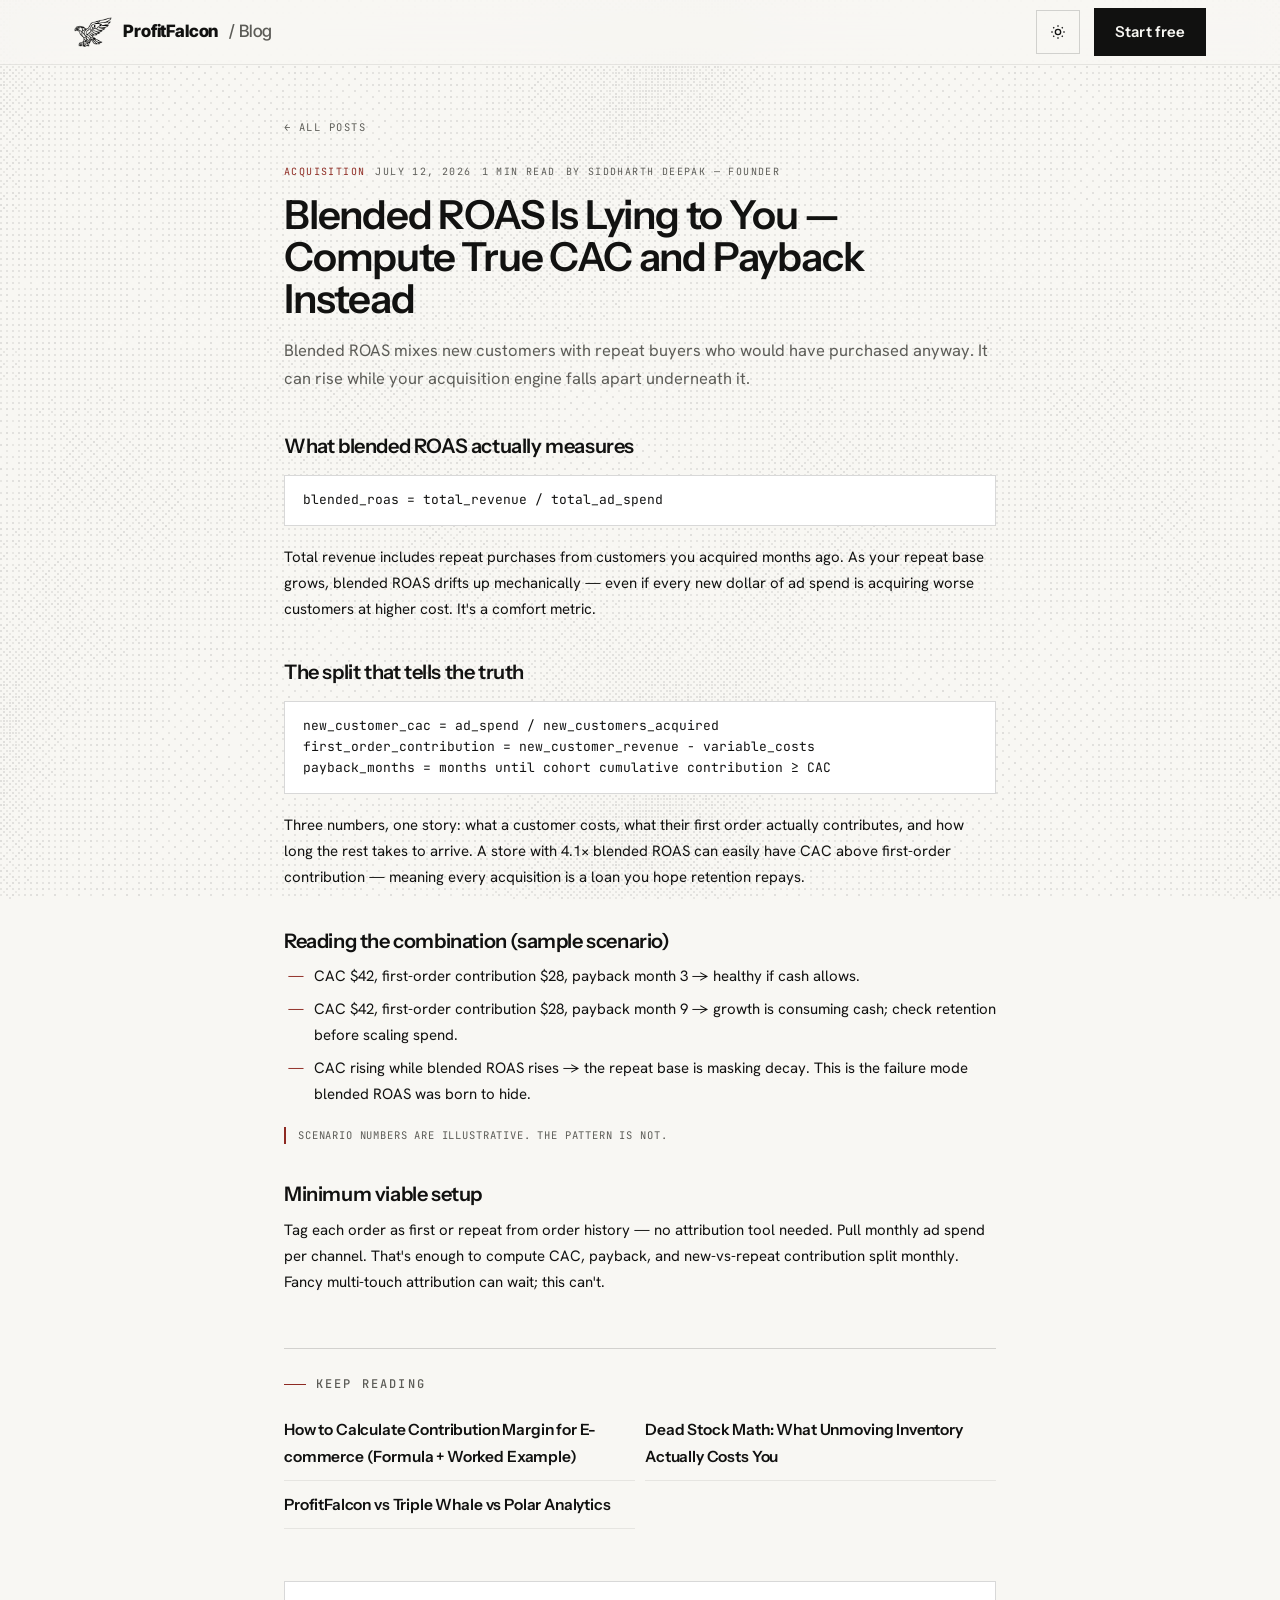
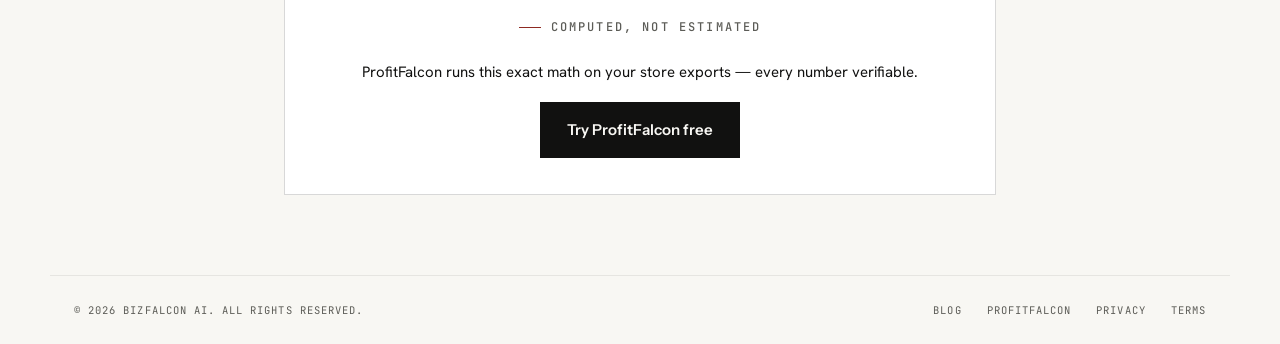
<file: blog/blended-roas-vs-cac.html>
<!doctype html>
<html lang="en">
<head>
<meta charset="utf-8">
<meta name="viewport" content="width=device-width,initial-scale=1">
<title>Blended ROAS Is Lying to You — Compute True CAC and Payback Instead | ProfitFalcon Blog</title>
<meta name="description" content="Why blended ROAS hides acquisition decay, and the CAC + payback math that shows what your ads actually buy.">
<meta name="robots" content="index,follow,max-image-preview:large,max-snippet:-1,max-video-preview:-1">
<!-- BF-SEO -->
<link rel="canonical" href="https://profit.bizfalconai.com/blog/blended-roas-vs-cac.html">
<meta property="og:type" content="article">
<meta property="og:site_name" content="ProfitFalcon">
<meta property="og:locale" content="en_US">
<meta property="og:url" content="https://profit.bizfalconai.com/blog/blended-roas-vs-cac.html">
<meta property="og:title" content="Blended ROAS Is Lying to You — Compute True CAC and Payback Instead | ProfitFalcon Blog">
<meta property="og:description" content="Why blended ROAS hides acquisition decay, and the CAC + payback math that shows what your ads actually buy.">
<meta property="og:image" content="https://profit.bizfalconai.com/og.png">
<meta property="og:image:width" content="1200">
<meta property="og:image:height" content="630">
<meta property="og:image:type" content="image/png">
<meta property="og:image:alt" content="ProfitFalcon — per-SKU contribution margin and discount-leak dashboard">
<meta name="twitter:card" content="summary_large_image">
<meta name="twitter:title" content="Blended ROAS Is Lying to You — Compute True CAC and Payback Instead | ProfitFalcon Blog">
<meta name="twitter:description" content="Why blended ROAS hides acquisition decay, and the CAC + payback math that shows what your ads actually buy.">
<meta name="twitter:image" content="https://profit.bizfalconai.com/og.png">
<meta name="twitter:image:alt" content="ProfitFalcon — per-SKU contribution margin and discount-leak dashboard">
<!-- /BF-SEO -->
<link rel="icon" href="../favicon.ico">
<link rel="preconnect" href="https://fonts.googleapis.com">
<link rel="preconnect" href="https://fonts.gstatic.com" crossorigin>
<link href="https://fonts.googleapis.com/css2?family=Instrument+Sans:wght@500;600&family=Hanken+Grotesk:wght@400;700&family=Inter+Tight:wght@800&family=JetBrains+Mono:wght@400;500;700&display=swap" rel="stylesheet">
<link rel="stylesheet" href="../dusk.css?v=20260808g">
<link rel="stylesheet" href="./blog.css?v=20260808g">
<script>try{if(localStorage.getItem("bf-theme")!=="dark")document.documentElement.setAttribute("data-theme","light")}catch(e){document.documentElement.setAttribute("data-theme","light")}</script>
<!-- BF-LD -->
<script type="application/ld+json">
{
  "@context": "https://schema.org",
  "@graph": [
    {
      "@type": "Organization",
      "@id": "https://bizfalconai.com/#organization",
      "name": "BizFalcon AI",
      "url": "https://bizfalconai.com/",
      "email": "hello@bizfalconai.com",
      "logo": {
        "@type": "ImageObject",
        "url": "https://bizfalconai.com/falcon-bird-white.png",
        "width": 1190,
        "height": 933
      },
      "founder": {
        "@type": "Person",
        "name": "Siddharth Deepak"
      }
    },
    {
      "@type": "WebSite",
      "@id": "https://profit.bizfalconai.com/#website",
      "url": "https://profit.bizfalconai.com/",
      "name": "ProfitFalcon",
      "inLanguage": "en-US",
      "publisher": {
        "@id": "https://bizfalconai.com/#organization"
      }
    },
    {
      "@type": "BlogPosting",
      "mainEntityOfPage": "https://profit.bizfalconai.com/blog/blended-roas-vs-cac.html",
      "url": "https://profit.bizfalconai.com/blog/blended-roas-vs-cac.html",
      "headline": "Blended ROAS Is Lying to You — Compute True CAC and Payback Instead",
      "description": "Why blended ROAS hides acquisition decay, and the CAC + payback math that shows what your ads actually buy.",
      "image": "https://profit.bizfalconai.com/og.png",
      "datePublished": "2026-07-12",
      "dateModified": "2026-07-25",
      "author": {
        "@type": "Person",
        "name": "Siddharth Deepak"
      },
      "publisher": {
        "@id": "https://bizfalconai.com/#organization"
      },
      "isPartOf": {
        "@id": "https://profit.bizfalconai.com/blog/#blog"
      },
      "inLanguage": "en-US",
      "wordCount": 302,
      "articleSection": "Acquisition"
    },
    {
      "@type": "BreadcrumbList",
      "itemListElement": [
        {
          "@type": "ListItem",
          "position": 1,
          "name": "Home",
          "item": "https://profit.bizfalconai.com/"
        },
        {
          "@type": "ListItem",
          "position": 2,
          "name": "Blog",
          "item": "https://profit.bizfalconai.com/blog/"
        },
        {
          "@type": "ListItem",
          "position": 3,
          "name": "Blended ROAS Is Lying to You — Compute True CAC and Payback Instead",
          "item": "https://profit.bizfalconai.com/blog/blended-roas-vs-cac.html"
        }
      ]
    }
  ]
}
</script>
<!-- /BF-LD -->
</head>
<body>
<header class="nav">
  <div class="nav-in">
    <a class="brand" href="../" aria-label="ProfitFalcon home">
      <img src="../falcon-bird-white-sm.webp" alt="" width="440" height="345">
      ProfitFalcon <span class="sub">/ Blog</span>
    </a>
    <div class="nav-right">
      <button class="theme-btn" id="themeToggle" aria-label="Toggle light and dark theme">
        <svg class="icon-sun" viewBox="0 0 24 24" fill="none" stroke="currentColor" stroke-width="2" aria-hidden="true"><circle cx="12" cy="12" r="4"/><path d="M12 2v2M12 20v2M4.9 4.9l1.4 1.4M17.7 17.7l1.4 1.4M2 12h2M20 12h2M4.9 19.1l1.4-1.4M17.7 6.3l1.4-1.4"/></svg>
        <svg class="icon-moon" viewBox="0 0 24 24" fill="none" stroke="currentColor" stroke-width="2" aria-hidden="true"><path d="M21 12.8A9 9 0 1 1 11.2 3a7 7 0 0 0 9.8 9.8z"/></svg>
      </button>
      <a class="btn btn--primary" href="/auth?mode=signup">Start free</a>
    </div>
  </div>
</header>

<article class="blog-wrap art">
  <a class="art-back" href="./">← All posts</a>
  <div class="post-meta"><span class="cat">Acquisition</span><time datetime="2026-07-12">July 12, 2026</time><span>1 min read</span><span>By Siddharth Deepak — Founder</span></div>
  <h1>Blended ROAS Is Lying to You — Compute True CAC and Payback Instead</h1>
  <p class="lede">Blended ROAS mixes new customers with repeat buyers who would have purchased anyway. It can rise while your acquisition engine falls apart underneath it.</p>
  <div class="art-body">

<h2>What blended ROAS actually measures</h2>
<div class="formula">blended_roas = total_revenue / total_ad_spend</div>
<p>Total revenue includes repeat purchases from customers you acquired months ago. As your repeat base grows, blended ROAS drifts up mechanically — even if every new dollar of ad spend is acquiring worse customers at higher cost. It's a comfort metric.</p>

<h2>The split that tells the truth</h2>
<div class="formula">new_customer_cac = ad_spend / new_customers_acquired
<br>first_order_contribution = new_customer_revenue − variable_costs
<br>payback_months = months until cohort cumulative contribution ≥ CAC</div>
<p>Three numbers, one story: what a customer costs, what their first order actually contributes, and how long the rest takes to arrive. A store with 4.1× blended ROAS can easily have CAC above first-order contribution — meaning every acquisition is a loan you hope retention repays.</p>

<h2>Reading the combination (sample scenario)</h2>
<ul>
  <li>CAC $42, first-order contribution $28, payback month 3 → healthy if cash allows.</li>
  <li>CAC $42, first-order contribution $28, payback month 9 → growth is consuming cash; check retention before scaling spend.</li>
  <li>CAC rising while blended ROAS rises → the repeat base is masking decay. This is the failure mode blended ROAS was born to hide.</li>
</ul>
<div class="art-note">Scenario numbers are illustrative. The pattern is not.</div>

<h2>Minimum viable setup</h2>
<p>Tag each order as first or repeat from order history — no attribution tool needed. Pull monthly ad spend per channel. That's enough to compute CAC, payback, and new-vs-repeat contribution split monthly. Fancy multi-touch attribution can wait; this can't.</p>

  </div>

<!-- BF-RELATED -->
<nav class="art-related" aria-label="Related reading">
  <div class="eyebrow">Keep reading</div>
  <ul>
    <li><a href="./contribution-margin-ecommerce.html">How to Calculate Contribution Margin for E-commerce (Formula + Worked Example)</a></li>
    <li><a href="./dead-stock-carrying-cost.html">Dead Stock Math: What Unmoving Inventory Actually Costs You</a></li>
    <li><a href="../compare.html">ProfitFalcon vs Triple Whale vs Polar Analytics</a></li>
  </ul>
</nav>
<!-- /BF-RELATED -->

<div class="art-cta">
  <div class="eyebrow">Computed, not estimated</div>
  <p>ProfitFalcon runs this exact math on your store exports — every number verifiable.</p>
  <a href="/auth?mode=signup" class="btn btn--primary">Try ProfitFalcon free</a>
</div>

</article>
<footer class="blog-foot">
  <p>&copy; 2026 BizFalcon AI. All rights reserved.</p>
  <div>
    <a href="./">Blog</a>
    <a href="../">ProfitFalcon</a>
    <a href="../privacy.html">Privacy</a>
    <a href="../terms.html">Terms</a>
  </div>
</footer>
<script>
(function(){var b=document.getElementById("themeToggle");if(!b)return;b.addEventListener("click",function(){var r=document.documentElement,l=r.getAttribute("data-theme")==="light";if(l)r.removeAttribute("data-theme");else r.setAttribute("data-theme","light");try{localStorage.setItem("bf-theme",l?"dark":"light")}catch(e){}});})();
</script>
</body>
</html>
</file>
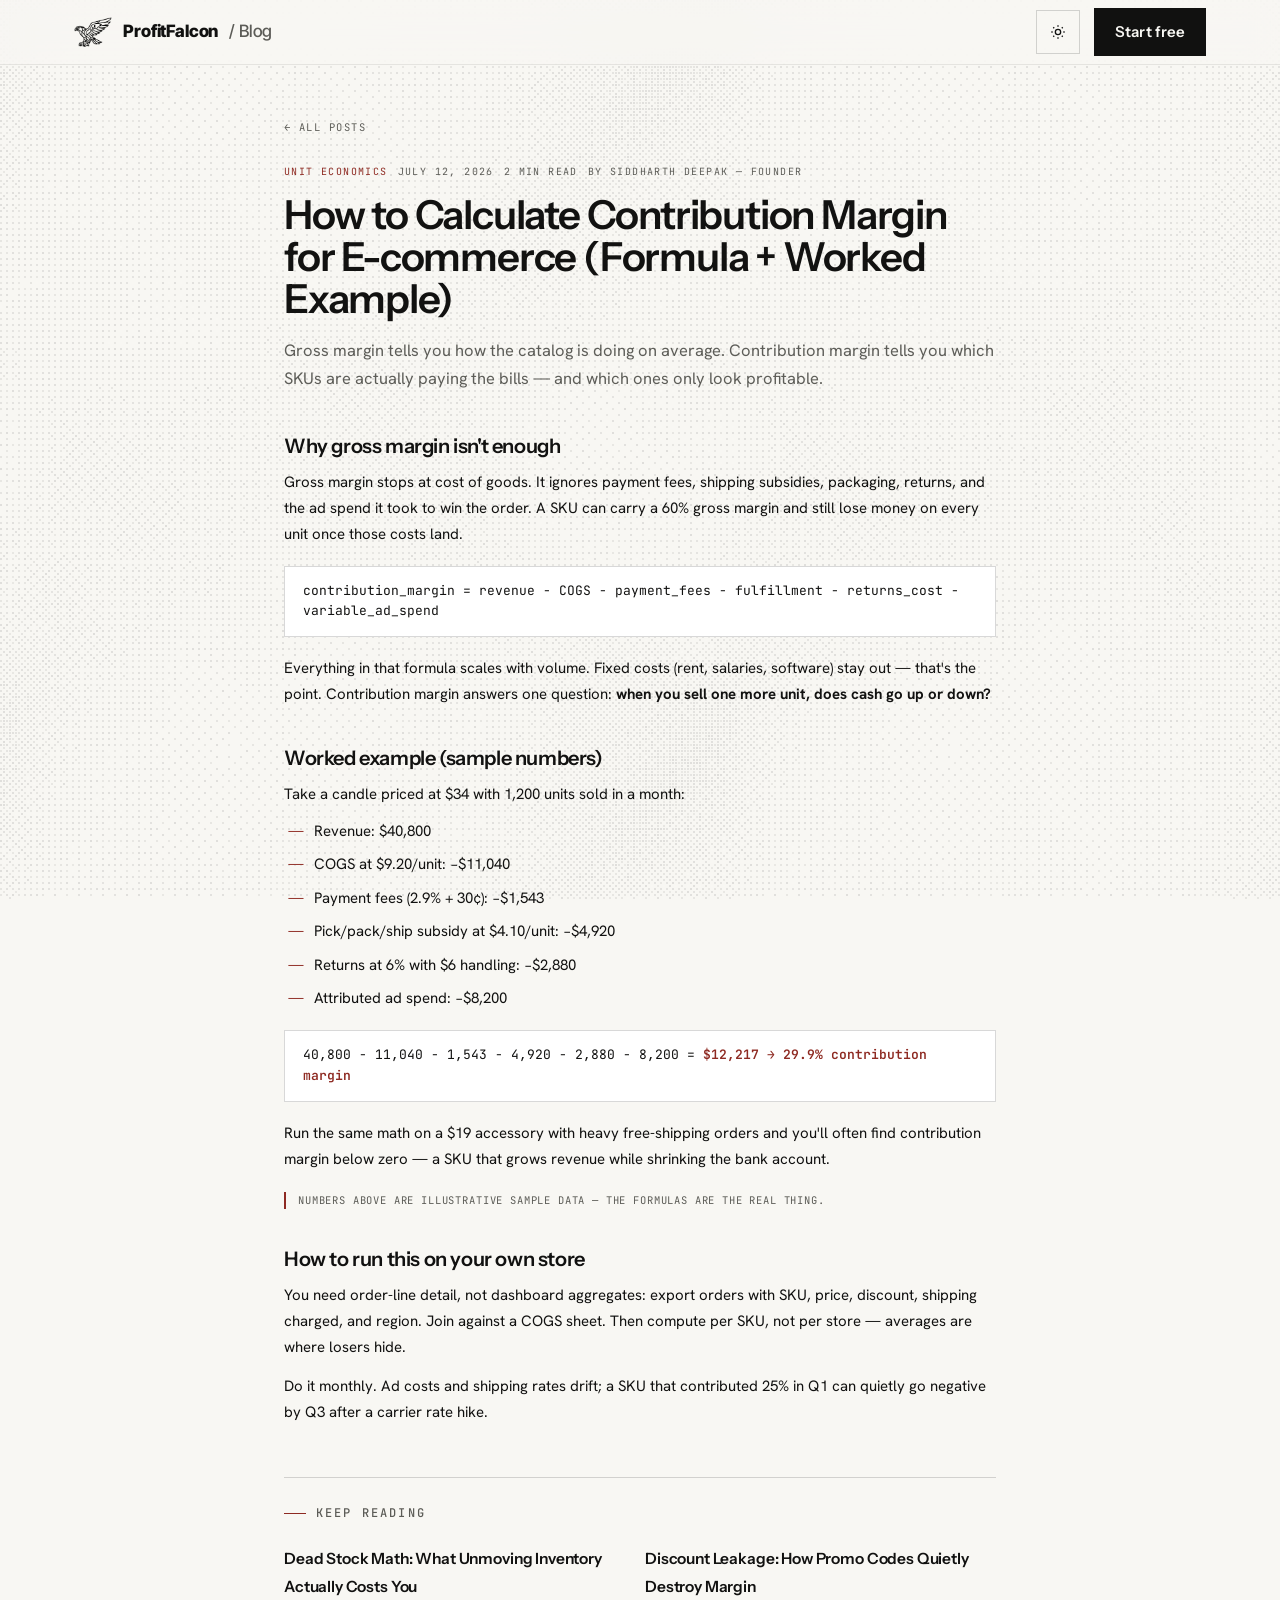
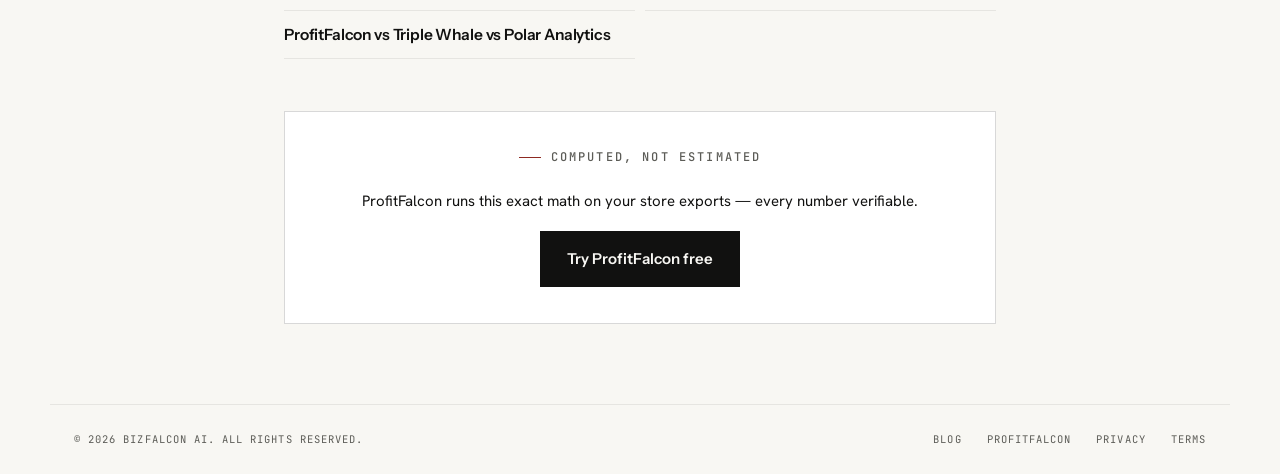
<file: blog/contribution-margin-ecommerce.html>
<!doctype html>
<html lang="en">
<head>
<meta charset="utf-8">
<meta name="viewport" content="width=device-width,initial-scale=1">
<title>How to Calculate Contribution Margin for E-commerce (Formula + Worked Example) | ProfitFalcon Blog</title>
<meta name="description" content="The contribution margin formula for e-commerce, why gross margin hides losers, and a worked SKU-level example you can run on your own export.">
<meta name="robots" content="index,follow,max-image-preview:large,max-snippet:-1,max-video-preview:-1">
<!-- BF-SEO -->
<link rel="canonical" href="https://profit.bizfalconai.com/blog/contribution-margin-ecommerce.html">
<meta property="og:type" content="article">
<meta property="og:site_name" content="ProfitFalcon">
<meta property="og:locale" content="en_US">
<meta property="og:url" content="https://profit.bizfalconai.com/blog/contribution-margin-ecommerce.html">
<meta property="og:title" content="How to Calculate Contribution Margin for E-commerce (Formula + Worked Example) | ProfitFalcon Blog">
<meta property="og:description" content="The contribution margin formula for e-commerce, why gross margin hides losers, and a worked SKU-level example you can run on your own export.">
<meta property="og:image" content="https://profit.bizfalconai.com/og.png">
<meta property="og:image:width" content="1200">
<meta property="og:image:height" content="630">
<meta property="og:image:type" content="image/png">
<meta property="og:image:alt" content="ProfitFalcon — per-SKU contribution margin and discount-leak dashboard">
<meta name="twitter:card" content="summary_large_image">
<meta name="twitter:title" content="How to Calculate Contribution Margin for E-commerce (Formula + Worked Example) | ProfitFalcon Blog">
<meta name="twitter:description" content="The contribution margin formula for e-commerce, why gross margin hides losers, and a worked SKU-level example you can run on your own export.">
<meta name="twitter:image" content="https://profit.bizfalconai.com/og.png">
<meta name="twitter:image:alt" content="ProfitFalcon — per-SKU contribution margin and discount-leak dashboard">
<!-- /BF-SEO -->
<link rel="icon" href="../favicon.ico">
<link rel="preconnect" href="https://fonts.googleapis.com">
<link rel="preconnect" href="https://fonts.gstatic.com" crossorigin>
<link href="https://fonts.googleapis.com/css2?family=Instrument+Sans:wght@500;600&family=Hanken+Grotesk:wght@400;700&family=Inter+Tight:wght@800&family=JetBrains+Mono:wght@400;500;700&display=swap" rel="stylesheet">
<link rel="stylesheet" href="../dusk.css?v=20260808g">
<link rel="stylesheet" href="./blog.css?v=20260808g">
<script>try{if(localStorage.getItem("bf-theme")!=="dark")document.documentElement.setAttribute("data-theme","light")}catch(e){document.documentElement.setAttribute("data-theme","light")}</script>
<!-- BF-LD -->
<script type="application/ld+json">
{
  "@context": "https://schema.org",
  "@graph": [
    {
      "@type": "Organization",
      "@id": "https://bizfalconai.com/#organization",
      "name": "BizFalcon AI",
      "url": "https://bizfalconai.com/",
      "email": "hello@bizfalconai.com",
      "logo": {
        "@type": "ImageObject",
        "url": "https://bizfalconai.com/falcon-bird-white.png",
        "width": 1190,
        "height": 933
      },
      "founder": {
        "@type": "Person",
        "name": "Siddharth Deepak"
      }
    },
    {
      "@type": "WebSite",
      "@id": "https://profit.bizfalconai.com/#website",
      "url": "https://profit.bizfalconai.com/",
      "name": "ProfitFalcon",
      "inLanguage": "en-US",
      "publisher": {
        "@id": "https://bizfalconai.com/#organization"
      }
    },
    {
      "@type": "BlogPosting",
      "mainEntityOfPage": "https://profit.bizfalconai.com/blog/contribution-margin-ecommerce.html",
      "url": "https://profit.bizfalconai.com/blog/contribution-margin-ecommerce.html",
      "headline": "How to Calculate Contribution Margin for E-commerce (Formula + Worked Example)",
      "description": "The contribution margin formula for e-commerce, why gross margin hides losers, and a worked SKU-level example you can run on your own export.",
      "image": "https://profit.bizfalconai.com/og.png",
      "datePublished": "2026-07-12",
      "dateModified": "2026-07-25",
      "author": {
        "@type": "Person",
        "name": "Siddharth Deepak"
      },
      "publisher": {
        "@id": "https://bizfalconai.com/#organization"
      },
      "isPartOf": {
        "@id": "https://profit.bizfalconai.com/blog/#blog"
      },
      "inLanguage": "en-US",
      "wordCount": 347,
      "articleSection": "Unit economics"
    },
    {
      "@type": "BreadcrumbList",
      "itemListElement": [
        {
          "@type": "ListItem",
          "position": 1,
          "name": "Home",
          "item": "https://profit.bizfalconai.com/"
        },
        {
          "@type": "ListItem",
          "position": 2,
          "name": "Blog",
          "item": "https://profit.bizfalconai.com/blog/"
        },
        {
          "@type": "ListItem",
          "position": 3,
          "name": "How to Calculate Contribution Margin for E-commerce (Formula + Worked Example)",
          "item": "https://profit.bizfalconai.com/blog/contribution-margin-ecommerce.html"
        }
      ]
    }
  ]
}
</script>
<!-- /BF-LD -->
</head>
<body>
<header class="nav">
  <div class="nav-in">
    <a class="brand" href="../" aria-label="ProfitFalcon home">
      <img src="../falcon-bird-white-sm.webp" alt="" width="440" height="345">
      ProfitFalcon <span class="sub">/ Blog</span>
    </a>
    <div class="nav-right">
      <button class="theme-btn" id="themeToggle" aria-label="Toggle light and dark theme">
        <svg class="icon-sun" viewBox="0 0 24 24" fill="none" stroke="currentColor" stroke-width="2" aria-hidden="true"><circle cx="12" cy="12" r="4"/><path d="M12 2v2M12 20v2M4.9 4.9l1.4 1.4M17.7 17.7l1.4 1.4M2 12h2M20 12h2M4.9 19.1l1.4-1.4M17.7 6.3l1.4-1.4"/></svg>
        <svg class="icon-moon" viewBox="0 0 24 24" fill="none" stroke="currentColor" stroke-width="2" aria-hidden="true"><path d="M21 12.8A9 9 0 1 1 11.2 3a7 7 0 0 0 9.8 9.8z"/></svg>
      </button>
      <a class="btn btn--primary" href="/auth?mode=signup">Start free</a>
    </div>
  </div>
</header>

<article class="blog-wrap art">
  <a class="art-back" href="./">← All posts</a>
  <div class="post-meta"><span class="cat">Unit economics</span><time datetime="2026-07-12">July 12, 2026</time><span>2 min read</span><span>By Siddharth Deepak — Founder</span></div>
  <h1>How to Calculate Contribution Margin for E-commerce (Formula + Worked Example)</h1>
  <p class="lede">Gross margin tells you how the catalog is doing on average. Contribution margin tells you which SKUs are actually paying the bills — and which ones only look profitable.</p>
  <div class="art-body">

<h2>Why gross margin isn't enough</h2>
<p>Gross margin stops at cost of goods. It ignores payment fees, shipping subsidies, packaging, returns, and the ad spend it took to win the order. A SKU can carry a 60% gross margin and still lose money on every unit once those costs land.</p>
<div class="formula">contribution_margin = revenue − COGS − payment_fees − fulfillment − returns_cost − variable_ad_spend</div>
<p>Everything in that formula scales with volume. Fixed costs (rent, salaries, software) stay out — that's the point. Contribution margin answers one question: <strong>when you sell one more unit, does cash go up or down?</strong></p>

<h2>Worked example (sample numbers)</h2>
<p>Take a candle priced at $34 with 1,200 units sold in a month:</p>
<ul>
  <li>Revenue: $40,800</li>
  <li>COGS at $9.20/unit: −$11,040</li>
  <li>Payment fees (2.9% + 30¢): −$1,543</li>
  <li>Pick/pack/ship subsidy at $4.10/unit: −$4,920</li>
  <li>Returns at 6% with $6 handling: −$2,880</li>
  <li>Attributed ad spend: −$8,200</li>
</ul>
<div class="formula">40,800 − 11,040 − 1,543 − 4,920 − 2,880 − 8,200 = <b>$12,217 → 29.9% contribution margin</b></div>
<p>Run the same math on a $19 accessory with heavy free-shipping orders and you'll often find contribution margin below zero — a SKU that grows revenue while shrinking the bank account.</p>
<div class="art-note">Numbers above are illustrative sample data — the formulas are the real thing.</div>

<h2>How to run this on your own store</h2>
<p>You need order-line detail, not dashboard aggregates: export orders with SKU, price, discount, shipping charged, and region. Join against a COGS sheet. Then compute per SKU, not per store — averages are where losers hide.</p>
<p>Do it monthly. Ad costs and shipping rates drift; a SKU that contributed 25% in Q1 can quietly go negative by Q3 after a carrier rate hike.</p>

  </div>

<!-- BF-RELATED -->
<nav class="art-related" aria-label="Related reading">
  <div class="eyebrow">Keep reading</div>
  <ul>
    <li><a href="./dead-stock-carrying-cost.html">Dead Stock Math: What Unmoving Inventory Actually Costs You</a></li>
    <li><a href="./discount-code-margin-leakage.html">Discount Leakage: How Promo Codes Quietly Destroy Margin</a></li>
    <li><a href="../compare.html">ProfitFalcon vs Triple Whale vs Polar Analytics</a></li>
  </ul>
</nav>
<!-- /BF-RELATED -->

<div class="art-cta">
  <div class="eyebrow">Computed, not estimated</div>
  <p>ProfitFalcon runs this exact math on your store exports — every number verifiable.</p>
  <a href="/auth?mode=signup" class="btn btn--primary">Try ProfitFalcon free</a>
</div>

</article>
<footer class="blog-foot">
  <p>&copy; 2026 BizFalcon AI. All rights reserved.</p>
  <div>
    <a href="./">Blog</a>
    <a href="../">ProfitFalcon</a>
    <a href="../privacy.html">Privacy</a>
    <a href="../terms.html">Terms</a>
  </div>
</footer>
<script>
(function(){var b=document.getElementById("themeToggle");if(!b)return;b.addEventListener("click",function(){var r=document.documentElement,l=r.getAttribute("data-theme")==="light";if(l)r.removeAttribute("data-theme");else r.setAttribute("data-theme","light");try{localStorage.setItem("bf-theme",l?"dark":"light")}catch(e){}});})();
</script>
</body>
</html>
</file>
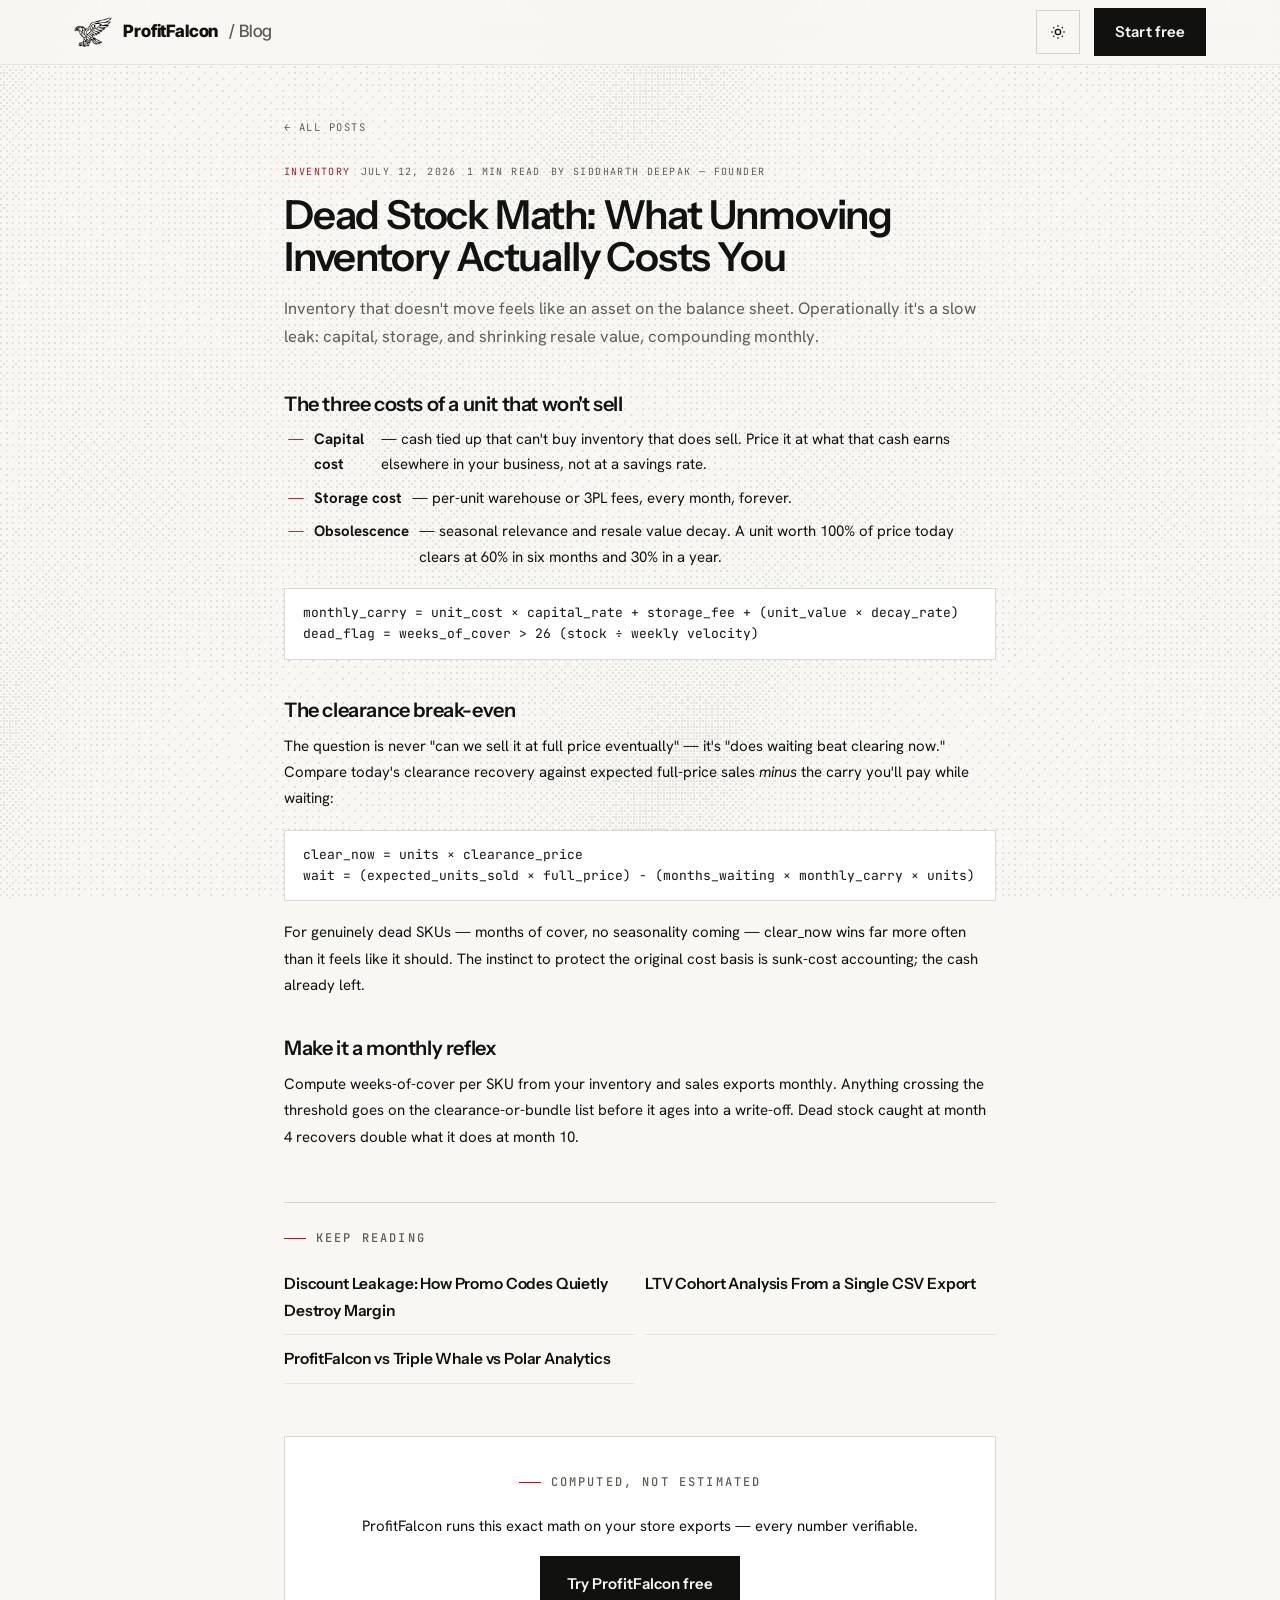
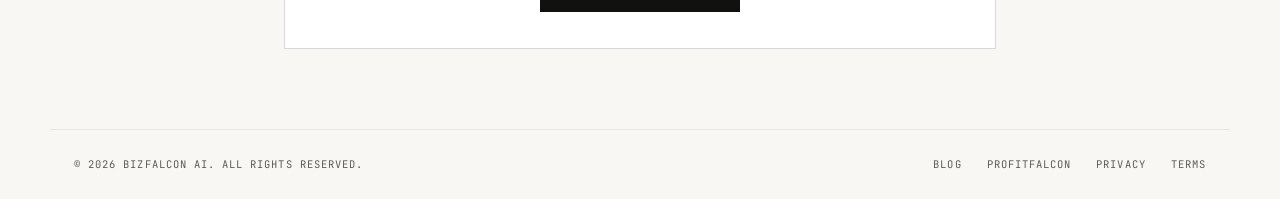
<file: blog/dead-stock-carrying-cost.html>
<!doctype html>
<html lang="en">
<head>
<meta charset="utf-8">
<meta name="viewport" content="width=device-width,initial-scale=1">
<title>Dead Stock Math: What Unmoving Inventory Actually Costs You | ProfitFalcon Blog</title>
<meta name="description" content="The carrying-cost formula for dead stock: capital, storage, obsolescence — and the clearance break-even that tells you when to stop hoping.">
<meta name="robots" content="index,follow,max-image-preview:large,max-snippet:-1,max-video-preview:-1">
<!-- BF-SEO -->
<link rel="canonical" href="https://profit.bizfalconai.com/blog/dead-stock-carrying-cost.html">
<meta property="og:type" content="article">
<meta property="og:site_name" content="ProfitFalcon">
<meta property="og:locale" content="en_US">
<meta property="og:url" content="https://profit.bizfalconai.com/blog/dead-stock-carrying-cost.html">
<meta property="og:title" content="Dead Stock Math: What Unmoving Inventory Actually Costs You | ProfitFalcon Blog">
<meta property="og:description" content="The carrying-cost formula for dead stock: capital, storage, obsolescence — and the clearance break-even that tells you when to stop hoping.">
<meta property="og:image" content="https://profit.bizfalconai.com/og.png">
<meta property="og:image:width" content="1200">
<meta property="og:image:height" content="630">
<meta property="og:image:type" content="image/png">
<meta property="og:image:alt" content="ProfitFalcon — per-SKU contribution margin and discount-leak dashboard">
<meta name="twitter:card" content="summary_large_image">
<meta name="twitter:title" content="Dead Stock Math: What Unmoving Inventory Actually Costs You | ProfitFalcon Blog">
<meta name="twitter:description" content="The carrying-cost formula for dead stock: capital, storage, obsolescence — and the clearance break-even that tells you when to stop hoping.">
<meta name="twitter:image" content="https://profit.bizfalconai.com/og.png">
<meta name="twitter:image:alt" content="ProfitFalcon — per-SKU contribution margin and discount-leak dashboard">
<!-- /BF-SEO -->
<link rel="icon" href="../favicon.ico">
<link rel="preconnect" href="https://fonts.googleapis.com">
<link rel="preconnect" href="https://fonts.gstatic.com" crossorigin>
<link href="https://fonts.googleapis.com/css2?family=Instrument+Sans:wght@500;600&family=Hanken+Grotesk:wght@400;700&family=Inter+Tight:wght@800&family=JetBrains+Mono:wght@400;500;700&display=swap" rel="stylesheet">
<link rel="stylesheet" href="../dusk.css?v=20260808g">
<link rel="stylesheet" href="./blog.css?v=20260808g">
<script>try{if(localStorage.getItem("bf-theme")!=="dark")document.documentElement.setAttribute("data-theme","light")}catch(e){document.documentElement.setAttribute("data-theme","light")}</script>
<!-- BF-LD -->
<script type="application/ld+json">
{
  "@context": "https://schema.org",
  "@graph": [
    {
      "@type": "Organization",
      "@id": "https://bizfalconai.com/#organization",
      "name": "BizFalcon AI",
      "url": "https://bizfalconai.com/",
      "email": "hello@bizfalconai.com",
      "logo": {
        "@type": "ImageObject",
        "url": "https://bizfalconai.com/falcon-bird-white.png",
        "width": 1190,
        "height": 933
      },
      "founder": {
        "@type": "Person",
        "name": "Siddharth Deepak"
      }
    },
    {
      "@type": "WebSite",
      "@id": "https://profit.bizfalconai.com/#website",
      "url": "https://profit.bizfalconai.com/",
      "name": "ProfitFalcon",
      "inLanguage": "en-US",
      "publisher": {
        "@id": "https://bizfalconai.com/#organization"
      }
    },
    {
      "@type": "BlogPosting",
      "mainEntityOfPage": "https://profit.bizfalconai.com/blog/dead-stock-carrying-cost.html",
      "url": "https://profit.bizfalconai.com/blog/dead-stock-carrying-cost.html",
      "headline": "Dead Stock Math: What Unmoving Inventory Actually Costs You",
      "description": "The carrying-cost formula for dead stock: capital, storage, obsolescence — and the clearance break-even that tells you when to stop hoping.",
      "image": "https://profit.bizfalconai.com/og.png",
      "datePublished": "2026-07-12",
      "dateModified": "2026-07-25",
      "author": {
        "@type": "Person",
        "name": "Siddharth Deepak"
      },
      "publisher": {
        "@id": "https://bizfalconai.com/#organization"
      },
      "isPartOf": {
        "@id": "https://profit.bizfalconai.com/blog/#blog"
      },
      "inLanguage": "en-US",
      "wordCount": 298,
      "articleSection": "Inventory"
    },
    {
      "@type": "BreadcrumbList",
      "itemListElement": [
        {
          "@type": "ListItem",
          "position": 1,
          "name": "Home",
          "item": "https://profit.bizfalconai.com/"
        },
        {
          "@type": "ListItem",
          "position": 2,
          "name": "Blog",
          "item": "https://profit.bizfalconai.com/blog/"
        },
        {
          "@type": "ListItem",
          "position": 3,
          "name": "Dead Stock Math: What Unmoving Inventory Actually Costs You",
          "item": "https://profit.bizfalconai.com/blog/dead-stock-carrying-cost.html"
        }
      ]
    }
  ]
}
</script>
<!-- /BF-LD -->
</head>
<body>
<header class="nav">
  <div class="nav-in">
    <a class="brand" href="../" aria-label="ProfitFalcon home">
      <img src="../falcon-bird-white-sm.webp" alt="" width="440" height="345">
      ProfitFalcon <span class="sub">/ Blog</span>
    </a>
    <div class="nav-right">
      <button class="theme-btn" id="themeToggle" aria-label="Toggle light and dark theme">
        <svg class="icon-sun" viewBox="0 0 24 24" fill="none" stroke="currentColor" stroke-width="2" aria-hidden="true"><circle cx="12" cy="12" r="4"/><path d="M12 2v2M12 20v2M4.9 4.9l1.4 1.4M17.7 17.7l1.4 1.4M2 12h2M20 12h2M4.9 19.1l1.4-1.4M17.7 6.3l1.4-1.4"/></svg>
        <svg class="icon-moon" viewBox="0 0 24 24" fill="none" stroke="currentColor" stroke-width="2" aria-hidden="true"><path d="M21 12.8A9 9 0 1 1 11.2 3a7 7 0 0 0 9.8 9.8z"/></svg>
      </button>
      <a class="btn btn--primary" href="/auth?mode=signup">Start free</a>
    </div>
  </div>
</header>

<article class="blog-wrap art">
  <a class="art-back" href="./">← All posts</a>
  <div class="post-meta"><span class="cat">Inventory</span><time datetime="2026-07-12">July 12, 2026</time><span>1 min read</span><span>By Siddharth Deepak — Founder</span></div>
  <h1>Dead Stock Math: What Unmoving Inventory Actually Costs You</h1>
  <p class="lede">Inventory that doesn&#x27;t move feels like an asset on the balance sheet. Operationally it&#x27;s a slow leak: capital, storage, and shrinking resale value, compounding monthly.</p>
  <div class="art-body">

<h2>The three costs of a unit that won't sell</h2>
<ul>
  <li><strong>Capital cost</strong> — cash tied up that can't buy inventory that does sell. Price it at what that cash earns elsewhere in your business, not at a savings rate.</li>
  <li><strong>Storage cost</strong> — per-unit warehouse or 3PL fees, every month, forever.</li>
  <li><strong>Obsolescence</strong> — seasonal relevance and resale value decay. A unit worth 100% of price today clears at 60% in six months and 30% in a year.</li>
</ul>
<div class="formula">monthly_carry = unit_cost × capital_rate + storage_fee + (unit_value × decay_rate)
<br>dead_flag = weeks_of_cover &gt; 26  (stock ÷ weekly velocity)</div>

<h2>The clearance break-even</h2>
<p>The question is never "can we sell it at full price eventually" — it's "does waiting beat clearing now." Compare today's clearance recovery against expected full-price sales <em>minus</em> the carry you'll pay while waiting:</p>
<div class="formula">clear_now = units × clearance_price
<br>wait = (expected_units_sold × full_price) − (months_waiting × monthly_carry × units)</div>
<p>For genuinely dead SKUs — months of cover, no seasonality coming — clear_now wins far more often than it feels like it should. The instinct to protect the original cost basis is sunk-cost accounting; the cash already left.</p>

<h2>Make it a monthly reflex</h2>
<p>Compute weeks-of-cover per SKU from your inventory and sales exports monthly. Anything crossing the threshold goes on the clearance-or-bundle list before it ages into a write-off. Dead stock caught at month 4 recovers double what it does at month 10.</p>

  </div>

<!-- BF-RELATED -->
<nav class="art-related" aria-label="Related reading">
  <div class="eyebrow">Keep reading</div>
  <ul>
    <li><a href="./discount-code-margin-leakage.html">Discount Leakage: How Promo Codes Quietly Destroy Margin</a></li>
    <li><a href="./ltv-cohort-analysis-csv.html">LTV Cohort Analysis From a Single CSV Export</a></li>
    <li><a href="../compare.html">ProfitFalcon vs Triple Whale vs Polar Analytics</a></li>
  </ul>
</nav>
<!-- /BF-RELATED -->

<div class="art-cta">
  <div class="eyebrow">Computed, not estimated</div>
  <p>ProfitFalcon runs this exact math on your store exports — every number verifiable.</p>
  <a href="/auth?mode=signup" class="btn btn--primary">Try ProfitFalcon free</a>
</div>

</article>
<footer class="blog-foot">
  <p>&copy; 2026 BizFalcon AI. All rights reserved.</p>
  <div>
    <a href="./">Blog</a>
    <a href="../">ProfitFalcon</a>
    <a href="../privacy.html">Privacy</a>
    <a href="../terms.html">Terms</a>
  </div>
</footer>
<script>
(function(){var b=document.getElementById("themeToggle");if(!b)return;b.addEventListener("click",function(){var r=document.documentElement,l=r.getAttribute("data-theme")==="light";if(l)r.removeAttribute("data-theme");else r.setAttribute("data-theme","light");try{localStorage.setItem("bf-theme",l?"dark":"light")}catch(e){}});})();
</script>
</body>
</html>
</file>
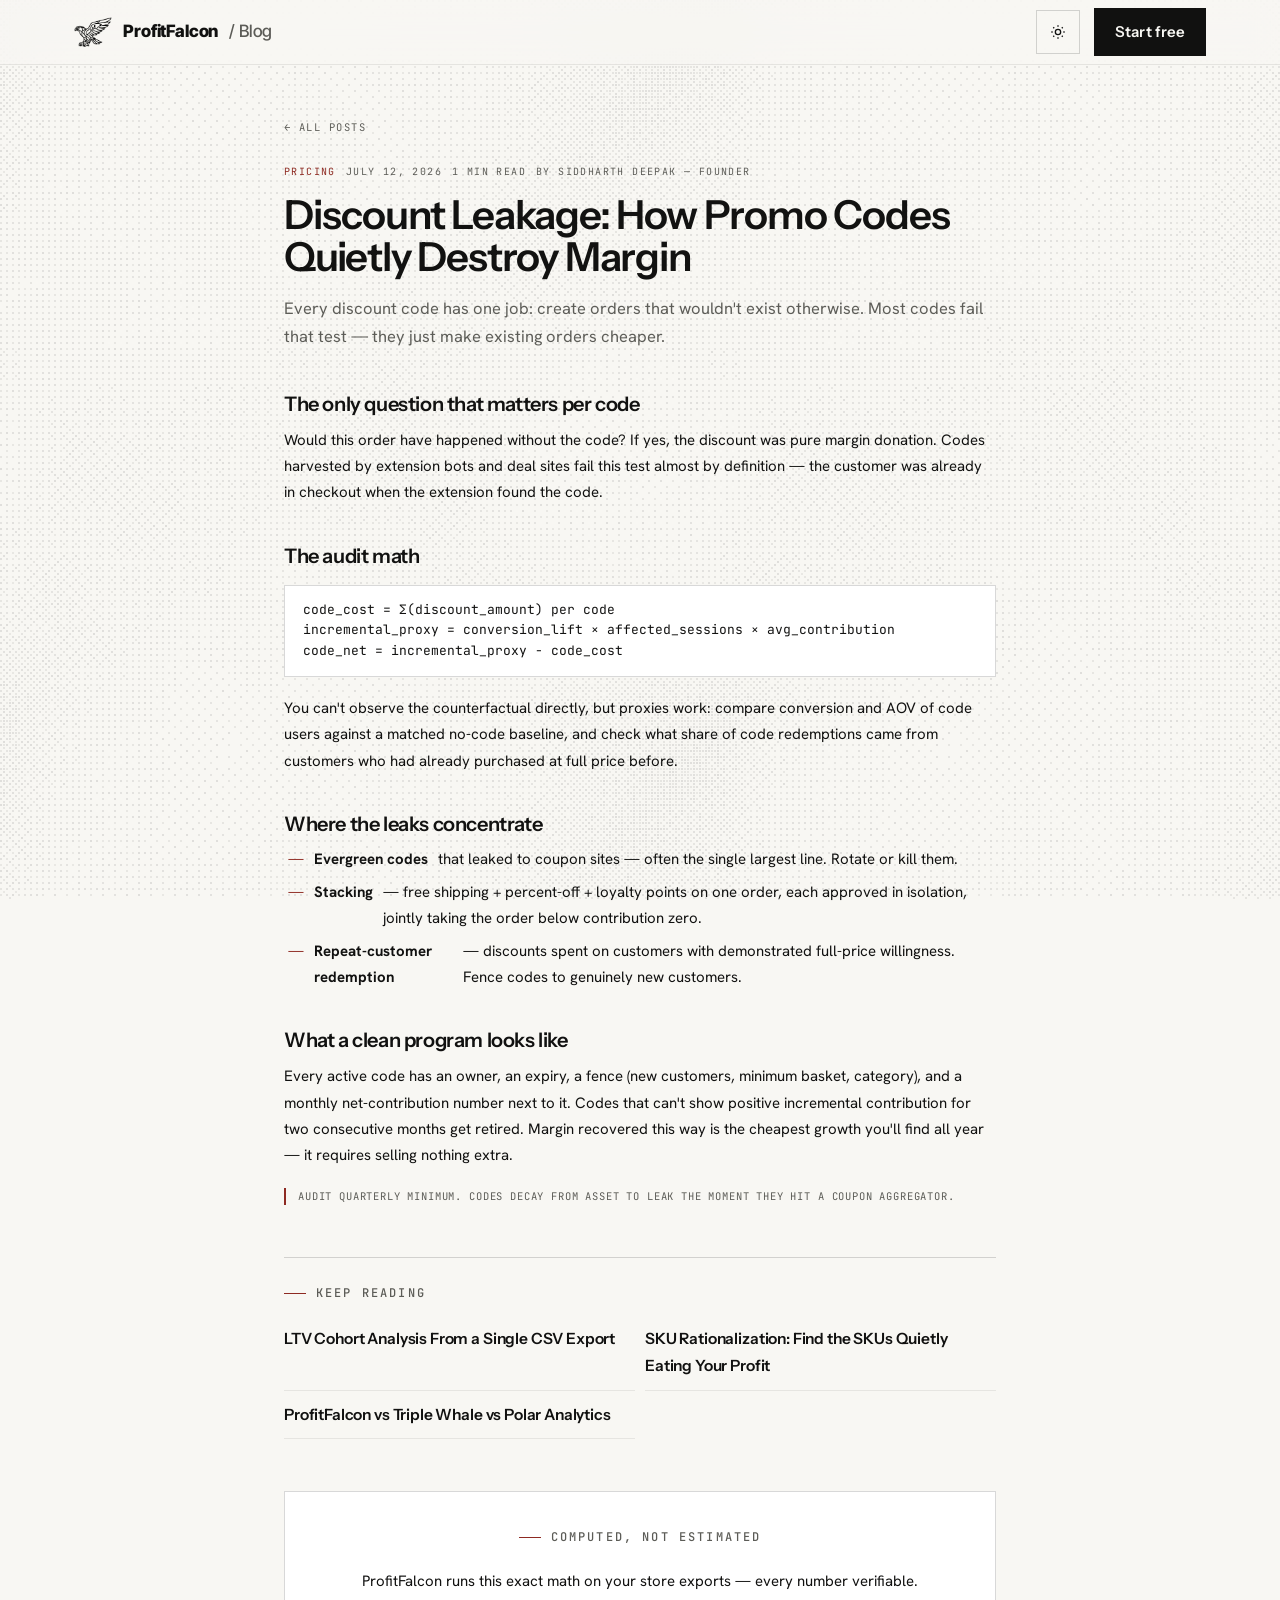
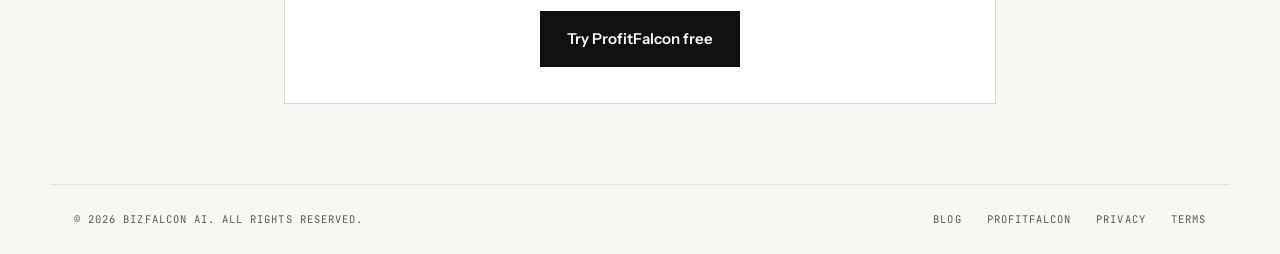
<file: blog/discount-code-margin-leakage.html>
<!doctype html>
<html lang="en">
<head>
<meta charset="utf-8">
<meta name="viewport" content="width=device-width,initial-scale=1">
<title>Discount Leakage: How Promo Codes Quietly Destroy Margin | ProfitFalcon Blog</title>
<meta name="description" content="How to audit promo-code performance: incremental vs. cannibalized orders, stacking leaks, and the margin math per code.">
<meta name="robots" content="index,follow,max-image-preview:large,max-snippet:-1,max-video-preview:-1">
<!-- BF-SEO -->
<link rel="canonical" href="https://profit.bizfalconai.com/blog/discount-code-margin-leakage.html">
<meta property="og:type" content="article">
<meta property="og:site_name" content="ProfitFalcon">
<meta property="og:locale" content="en_US">
<meta property="og:url" content="https://profit.bizfalconai.com/blog/discount-code-margin-leakage.html">
<meta property="og:title" content="Discount Leakage: How Promo Codes Quietly Destroy Margin | ProfitFalcon Blog">
<meta property="og:description" content="How to audit promo-code performance: incremental vs. cannibalized orders, stacking leaks, and the margin math per code.">
<meta property="og:image" content="https://profit.bizfalconai.com/og.png">
<meta property="og:image:width" content="1200">
<meta property="og:image:height" content="630">
<meta property="og:image:type" content="image/png">
<meta property="og:image:alt" content="ProfitFalcon — per-SKU contribution margin and discount-leak dashboard">
<meta name="twitter:card" content="summary_large_image">
<meta name="twitter:title" content="Discount Leakage: How Promo Codes Quietly Destroy Margin | ProfitFalcon Blog">
<meta name="twitter:description" content="How to audit promo-code performance: incremental vs. cannibalized orders, stacking leaks, and the margin math per code.">
<meta name="twitter:image" content="https://profit.bizfalconai.com/og.png">
<meta name="twitter:image:alt" content="ProfitFalcon — per-SKU contribution margin and discount-leak dashboard">
<!-- /BF-SEO -->
<link rel="icon" href="../favicon.ico">
<link rel="preconnect" href="https://fonts.googleapis.com">
<link rel="preconnect" href="https://fonts.gstatic.com" crossorigin>
<link href="https://fonts.googleapis.com/css2?family=Instrument+Sans:wght@500;600&family=Hanken+Grotesk:wght@400;700&family=Inter+Tight:wght@800&family=JetBrains+Mono:wght@400;500;700&display=swap" rel="stylesheet">
<link rel="stylesheet" href="../dusk.css?v=20260808g">
<link rel="stylesheet" href="./blog.css?v=20260808g">
<script>try{if(localStorage.getItem("bf-theme")!=="dark")document.documentElement.setAttribute("data-theme","light")}catch(e){document.documentElement.setAttribute("data-theme","light")}</script>
<!-- BF-LD -->
<script type="application/ld+json">
{
  "@context": "https://schema.org",
  "@graph": [
    {
      "@type": "Organization",
      "@id": "https://bizfalconai.com/#organization",
      "name": "BizFalcon AI",
      "url": "https://bizfalconai.com/",
      "email": "hello@bizfalconai.com",
      "logo": {
        "@type": "ImageObject",
        "url": "https://bizfalconai.com/falcon-bird-white.png",
        "width": 1190,
        "height": 933
      },
      "founder": {
        "@type": "Person",
        "name": "Siddharth Deepak"
      }
    },
    {
      "@type": "WebSite",
      "@id": "https://profit.bizfalconai.com/#website",
      "url": "https://profit.bizfalconai.com/",
      "name": "ProfitFalcon",
      "inLanguage": "en-US",
      "publisher": {
        "@id": "https://bizfalconai.com/#organization"
      }
    },
    {
      "@type": "BlogPosting",
      "mainEntityOfPage": "https://profit.bizfalconai.com/blog/discount-code-margin-leakage.html",
      "url": "https://profit.bizfalconai.com/blog/discount-code-margin-leakage.html",
      "headline": "Discount Leakage: How Promo Codes Quietly Destroy Margin",
      "description": "How to audit promo-code performance: incremental vs. cannibalized orders, stacking leaks, and the margin math per code.",
      "image": "https://profit.bizfalconai.com/og.png",
      "datePublished": "2026-07-12",
      "dateModified": "2026-07-25",
      "author": {
        "@type": "Person",
        "name": "Siddharth Deepak"
      },
      "publisher": {
        "@id": "https://bizfalconai.com/#organization"
      },
      "isPartOf": {
        "@id": "https://profit.bizfalconai.com/blog/#blog"
      },
      "inLanguage": "en-US",
      "wordCount": 311,
      "articleSection": "Pricing"
    },
    {
      "@type": "BreadcrumbList",
      "itemListElement": [
        {
          "@type": "ListItem",
          "position": 1,
          "name": "Home",
          "item": "https://profit.bizfalconai.com/"
        },
        {
          "@type": "ListItem",
          "position": 2,
          "name": "Blog",
          "item": "https://profit.bizfalconai.com/blog/"
        },
        {
          "@type": "ListItem",
          "position": 3,
          "name": "Discount Leakage: How Promo Codes Quietly Destroy Margin",
          "item": "https://profit.bizfalconai.com/blog/discount-code-margin-leakage.html"
        }
      ]
    }
  ]
}
</script>
<!-- /BF-LD -->
</head>
<body>
<header class="nav">
  <div class="nav-in">
    <a class="brand" href="../" aria-label="ProfitFalcon home">
      <img src="../falcon-bird-white-sm.webp" alt="" width="440" height="345">
      ProfitFalcon <span class="sub">/ Blog</span>
    </a>
    <div class="nav-right">
      <button class="theme-btn" id="themeToggle" aria-label="Toggle light and dark theme">
        <svg class="icon-sun" viewBox="0 0 24 24" fill="none" stroke="currentColor" stroke-width="2" aria-hidden="true"><circle cx="12" cy="12" r="4"/><path d="M12 2v2M12 20v2M4.9 4.9l1.4 1.4M17.7 17.7l1.4 1.4M2 12h2M20 12h2M4.9 19.1l1.4-1.4M17.7 6.3l1.4-1.4"/></svg>
        <svg class="icon-moon" viewBox="0 0 24 24" fill="none" stroke="currentColor" stroke-width="2" aria-hidden="true"><path d="M21 12.8A9 9 0 1 1 11.2 3a7 7 0 0 0 9.8 9.8z"/></svg>
      </button>
      <a class="btn btn--primary" href="/auth?mode=signup">Start free</a>
    </div>
  </div>
</header>

<article class="blog-wrap art">
  <a class="art-back" href="./">← All posts</a>
  <div class="post-meta"><span class="cat">Pricing</span><time datetime="2026-07-12">July 12, 2026</time><span>1 min read</span><span>By Siddharth Deepak — Founder</span></div>
  <h1>Discount Leakage: How Promo Codes Quietly Destroy Margin</h1>
  <p class="lede">Every discount code has one job: create orders that wouldn&#x27;t exist otherwise. Most codes fail that test — they just make existing orders cheaper.</p>
  <div class="art-body">

<h2>The only question that matters per code</h2>
<p>Would this order have happened without the code? If yes, the discount was pure margin donation. Codes harvested by extension bots and deal sites fail this test almost by definition — the customer was already in checkout when the extension found the code.</p>

<h2>The audit math</h2>
<div class="formula">code_cost = Σ(discount_amount) per code
<br>incremental_proxy = conversion_lift × affected_sessions × avg_contribution
<br>code_net = incremental_proxy − code_cost</div>
<p>You can't observe the counterfactual directly, but proxies work: compare conversion and AOV of code users against a matched no-code baseline, and check what share of code redemptions came from customers who had already purchased at full price before.</p>

<h2>Where the leaks concentrate</h2>
<ul>
  <li><strong>Evergreen codes</strong> that leaked to coupon sites — often the single largest line. Rotate or kill them.</li>
  <li><strong>Stacking</strong> — free shipping + percent-off + loyalty points on one order, each approved in isolation, jointly taking the order below contribution zero.</li>
  <li><strong>Repeat-customer redemption</strong> — discounts spent on customers with demonstrated full-price willingness. Fence codes to genuinely new customers.</li>
</ul>

<h2>What a clean program looks like</h2>
<p>Every active code has an owner, an expiry, a fence (new customers, minimum basket, category), and a monthly net-contribution number next to it. Codes that can't show positive incremental contribution for two consecutive months get retired. Margin recovered this way is the cheapest growth you'll find all year — it requires selling nothing extra.</p>
<div class="art-note">Audit quarterly minimum. Codes decay from asset to leak the moment they hit a coupon aggregator.</div>

  </div>

<!-- BF-RELATED -->
<nav class="art-related" aria-label="Related reading">
  <div class="eyebrow">Keep reading</div>
  <ul>
    <li><a href="./ltv-cohort-analysis-csv.html">LTV Cohort Analysis From a Single CSV Export</a></li>
    <li><a href="./sku-rationalization.html">SKU Rationalization: Find the SKUs Quietly Eating Your Profit</a></li>
    <li><a href="../compare.html">ProfitFalcon vs Triple Whale vs Polar Analytics</a></li>
  </ul>
</nav>
<!-- /BF-RELATED -->

<div class="art-cta">
  <div class="eyebrow">Computed, not estimated</div>
  <p>ProfitFalcon runs this exact math on your store exports — every number verifiable.</p>
  <a href="/auth?mode=signup" class="btn btn--primary">Try ProfitFalcon free</a>
</div>

</article>
<footer class="blog-foot">
  <p>&copy; 2026 BizFalcon AI. All rights reserved.</p>
  <div>
    <a href="./">Blog</a>
    <a href="../">ProfitFalcon</a>
    <a href="../privacy.html">Privacy</a>
    <a href="../terms.html">Terms</a>
  </div>
</footer>
<script>
(function(){var b=document.getElementById("themeToggle");if(!b)return;b.addEventListener("click",function(){var r=document.documentElement,l=r.getAttribute("data-theme")==="light";if(l)r.removeAttribute("data-theme");else r.setAttribute("data-theme","light");try{localStorage.setItem("bf-theme",l?"dark":"light")}catch(e){}});})();
</script>
</body>
</html>
</file>
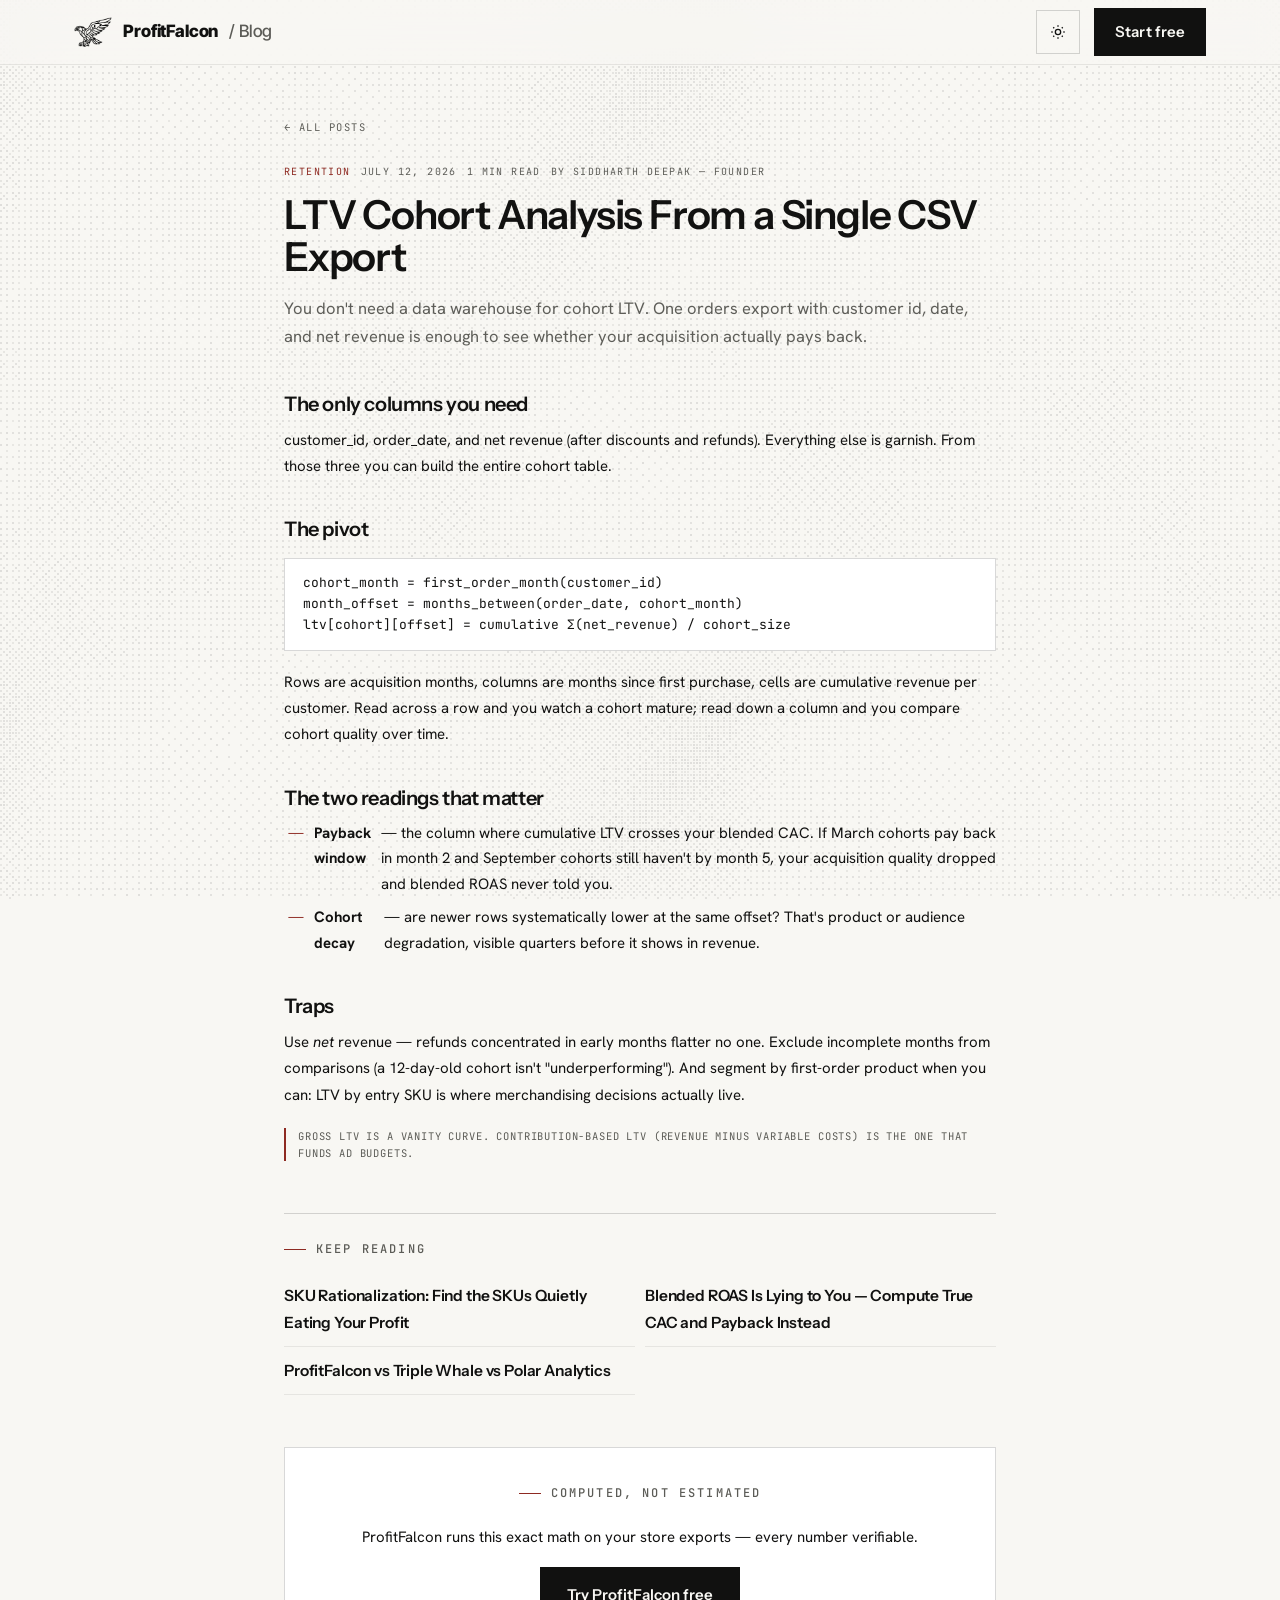
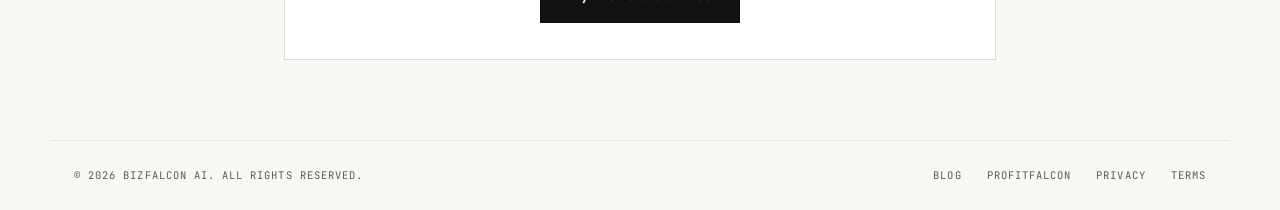
<file: blog/ltv-cohort-analysis-csv.html>
<!doctype html>
<html lang="en">
<head>
<meta charset="utf-8">
<meta name="viewport" content="width=device-width,initial-scale=1">
<title>LTV Cohort Analysis From a Single CSV Export | ProfitFalcon Blog</title>
<meta name="description" content="How to build a monthly-cohort LTV table from a raw orders CSV: the columns you need, the pivot, and how to read payback windows.">
<meta name="robots" content="index,follow,max-image-preview:large,max-snippet:-1,max-video-preview:-1">
<!-- BF-SEO -->
<link rel="canonical" href="https://profit.bizfalconai.com/blog/ltv-cohort-analysis-csv.html">
<meta property="og:type" content="article">
<meta property="og:site_name" content="ProfitFalcon">
<meta property="og:locale" content="en_US">
<meta property="og:url" content="https://profit.bizfalconai.com/blog/ltv-cohort-analysis-csv.html">
<meta property="og:title" content="LTV Cohort Analysis From a Single CSV Export | ProfitFalcon Blog">
<meta property="og:description" content="How to build a monthly-cohort LTV table from a raw orders CSV: the columns you need, the pivot, and how to read payback windows.">
<meta property="og:image" content="https://profit.bizfalconai.com/og.png">
<meta property="og:image:width" content="1200">
<meta property="og:image:height" content="630">
<meta property="og:image:type" content="image/png">
<meta property="og:image:alt" content="ProfitFalcon — per-SKU contribution margin and discount-leak dashboard">
<meta name="twitter:card" content="summary_large_image">
<meta name="twitter:title" content="LTV Cohort Analysis From a Single CSV Export | ProfitFalcon Blog">
<meta name="twitter:description" content="How to build a monthly-cohort LTV table from a raw orders CSV: the columns you need, the pivot, and how to read payback windows.">
<meta name="twitter:image" content="https://profit.bizfalconai.com/og.png">
<meta name="twitter:image:alt" content="ProfitFalcon — per-SKU contribution margin and discount-leak dashboard">
<!-- /BF-SEO -->
<link rel="icon" href="../favicon.ico">
<link rel="preconnect" href="https://fonts.googleapis.com">
<link rel="preconnect" href="https://fonts.gstatic.com" crossorigin>
<link href="https://fonts.googleapis.com/css2?family=Instrument+Sans:wght@500;600&family=Hanken+Grotesk:wght@400;700&family=Inter+Tight:wght@800&family=JetBrains+Mono:wght@400;500;700&display=swap" rel="stylesheet">
<link rel="stylesheet" href="../dusk.css?v=20260808g">
<link rel="stylesheet" href="./blog.css?v=20260808g">
<script>try{if(localStorage.getItem("bf-theme")!=="dark")document.documentElement.setAttribute("data-theme","light")}catch(e){document.documentElement.setAttribute("data-theme","light")}</script>
<!-- BF-LD -->
<script type="application/ld+json">
{
  "@context": "https://schema.org",
  "@graph": [
    {
      "@type": "Organization",
      "@id": "https://bizfalconai.com/#organization",
      "name": "BizFalcon AI",
      "url": "https://bizfalconai.com/",
      "email": "hello@bizfalconai.com",
      "logo": {
        "@type": "ImageObject",
        "url": "https://bizfalconai.com/falcon-bird-white.png",
        "width": 1190,
        "height": 933
      },
      "founder": {
        "@type": "Person",
        "name": "Siddharth Deepak"
      }
    },
    {
      "@type": "WebSite",
      "@id": "https://profit.bizfalconai.com/#website",
      "url": "https://profit.bizfalconai.com/",
      "name": "ProfitFalcon",
      "inLanguage": "en-US",
      "publisher": {
        "@id": "https://bizfalconai.com/#organization"
      }
    },
    {
      "@type": "BlogPosting",
      "mainEntityOfPage": "https://profit.bizfalconai.com/blog/ltv-cohort-analysis-csv.html",
      "url": "https://profit.bizfalconai.com/blog/ltv-cohort-analysis-csv.html",
      "headline": "LTV Cohort Analysis From a Single CSV Export",
      "description": "How to build a monthly-cohort LTV table from a raw orders CSV: the columns you need, the pivot, and how to read payback windows.",
      "image": "https://profit.bizfalconai.com/og.png",
      "datePublished": "2026-07-12",
      "dateModified": "2026-07-25",
      "author": {
        "@type": "Person",
        "name": "Siddharth Deepak"
      },
      "publisher": {
        "@id": "https://bizfalconai.com/#organization"
      },
      "isPartOf": {
        "@id": "https://profit.bizfalconai.com/blog/#blog"
      },
      "inLanguage": "en-US",
      "wordCount": 277,
      "articleSection": "Retention"
    },
    {
      "@type": "BreadcrumbList",
      "itemListElement": [
        {
          "@type": "ListItem",
          "position": 1,
          "name": "Home",
          "item": "https://profit.bizfalconai.com/"
        },
        {
          "@type": "ListItem",
          "position": 2,
          "name": "Blog",
          "item": "https://profit.bizfalconai.com/blog/"
        },
        {
          "@type": "ListItem",
          "position": 3,
          "name": "LTV Cohort Analysis From a Single CSV Export",
          "item": "https://profit.bizfalconai.com/blog/ltv-cohort-analysis-csv.html"
        }
      ]
    }
  ]
}
</script>
<!-- /BF-LD -->
</head>
<body>
<header class="nav">
  <div class="nav-in">
    <a class="brand" href="../" aria-label="ProfitFalcon home">
      <img src="../falcon-bird-white-sm.webp" alt="" width="440" height="345">
      ProfitFalcon <span class="sub">/ Blog</span>
    </a>
    <div class="nav-right">
      <button class="theme-btn" id="themeToggle" aria-label="Toggle light and dark theme">
        <svg class="icon-sun" viewBox="0 0 24 24" fill="none" stroke="currentColor" stroke-width="2" aria-hidden="true"><circle cx="12" cy="12" r="4"/><path d="M12 2v2M12 20v2M4.9 4.9l1.4 1.4M17.7 17.7l1.4 1.4M2 12h2M20 12h2M4.9 19.1l1.4-1.4M17.7 6.3l1.4-1.4"/></svg>
        <svg class="icon-moon" viewBox="0 0 24 24" fill="none" stroke="currentColor" stroke-width="2" aria-hidden="true"><path d="M21 12.8A9 9 0 1 1 11.2 3a7 7 0 0 0 9.8 9.8z"/></svg>
      </button>
      <a class="btn btn--primary" href="/auth?mode=signup">Start free</a>
    </div>
  </div>
</header>

<article class="blog-wrap art">
  <a class="art-back" href="./">← All posts</a>
  <div class="post-meta"><span class="cat">Retention</span><time datetime="2026-07-12">July 12, 2026</time><span>1 min read</span><span>By Siddharth Deepak — Founder</span></div>
  <h1>LTV Cohort Analysis From a Single CSV Export</h1>
  <p class="lede">You don&#x27;t need a data warehouse for cohort LTV. One orders export with customer id, date, and net revenue is enough to see whether your acquisition actually pays back.</p>
  <div class="art-body">

<h2>The only columns you need</h2>
<p>customer_id, order_date, and net revenue (after discounts and refunds). Everything else is garnish. From those three you can build the entire cohort table.</p>

<h2>The pivot</h2>
<div class="formula">cohort_month = first_order_month(customer_id)
<br>month_offset = months_between(order_date, cohort_month)
<br>ltv[cohort][offset] = cumulative Σ(net_revenue) / cohort_size</div>
<p>Rows are acquisition months, columns are months since first purchase, cells are cumulative revenue per customer. Read across a row and you watch a cohort mature; read down a column and you compare cohort quality over time.</p>

<h2>The two readings that matter</h2>
<ul>
  <li><strong>Payback window</strong> — the column where cumulative LTV crosses your blended CAC. If March cohorts pay back in month 2 and September cohorts still haven't by month 5, your acquisition quality dropped and blended ROAS never told you.</li>
  <li><strong>Cohort decay</strong> — are newer rows systematically lower at the same offset? That's product or audience degradation, visible quarters before it shows in revenue.</li>
</ul>

<h2>Traps</h2>
<p>Use <em>net</em> revenue — refunds concentrated in early months flatter no one. Exclude incomplete months from comparisons (a 12-day-old cohort isn't "underperforming"). And segment by first-order product when you can: LTV by entry SKU is where merchandising decisions actually live.</p>
<div class="art-note">Gross LTV is a vanity curve. Contribution-based LTV (revenue minus variable costs) is the one that funds ad budgets.</div>

  </div>

<!-- BF-RELATED -->
<nav class="art-related" aria-label="Related reading">
  <div class="eyebrow">Keep reading</div>
  <ul>
    <li><a href="./sku-rationalization.html">SKU Rationalization: Find the SKUs Quietly Eating Your Profit</a></li>
    <li><a href="./blended-roas-vs-cac.html">Blended ROAS Is Lying to You — Compute True CAC and Payback Instead</a></li>
    <li><a href="../compare.html">ProfitFalcon vs Triple Whale vs Polar Analytics</a></li>
  </ul>
</nav>
<!-- /BF-RELATED -->

<div class="art-cta">
  <div class="eyebrow">Computed, not estimated</div>
  <p>ProfitFalcon runs this exact math on your store exports — every number verifiable.</p>
  <a href="/auth?mode=signup" class="btn btn--primary">Try ProfitFalcon free</a>
</div>

</article>
<footer class="blog-foot">
  <p>&copy; 2026 BizFalcon AI. All rights reserved.</p>
  <div>
    <a href="./">Blog</a>
    <a href="../">ProfitFalcon</a>
    <a href="../privacy.html">Privacy</a>
    <a href="../terms.html">Terms</a>
  </div>
</footer>
<script>
(function(){var b=document.getElementById("themeToggle");if(!b)return;b.addEventListener("click",function(){var r=document.documentElement,l=r.getAttribute("data-theme")==="light";if(l)r.removeAttribute("data-theme");else r.setAttribute("data-theme","light");try{localStorage.setItem("bf-theme",l?"dark":"light")}catch(e){}});})();
</script>
</body>
</html>
</file>
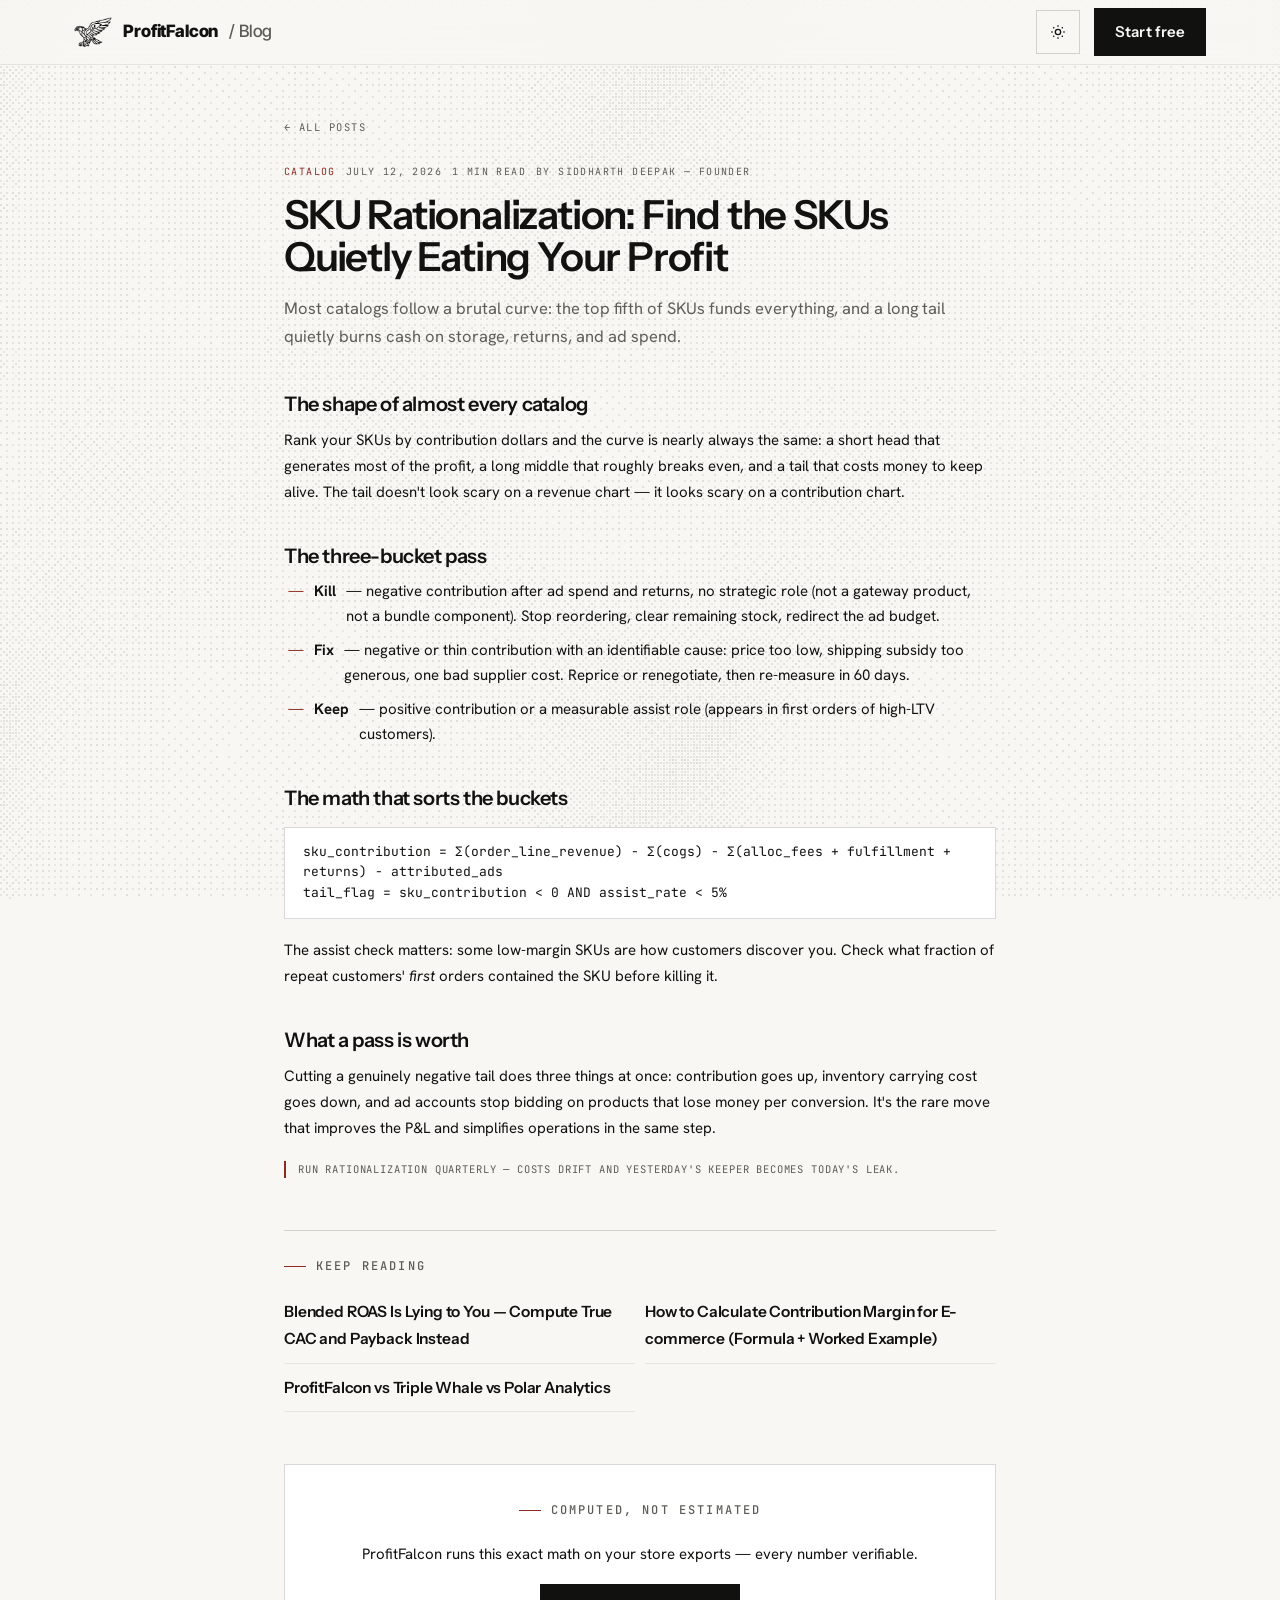
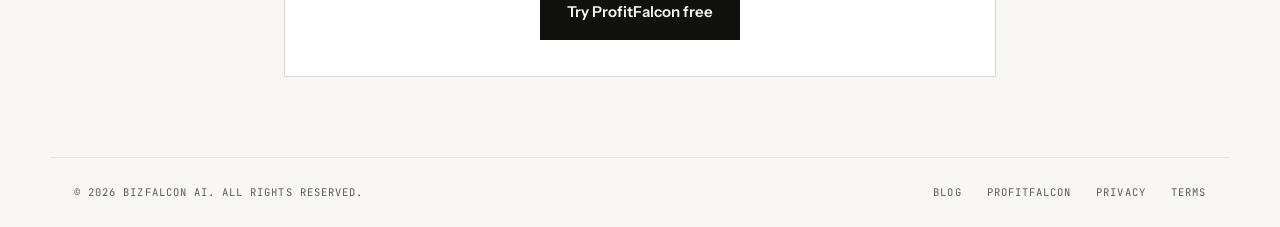
<file: blog/sku-rationalization.html>
<!doctype html>
<html lang="en">
<head>
<meta charset="utf-8">
<meta name="viewport" content="width=device-width,initial-scale=1">
<title>SKU Rationalization: Find the SKUs Quietly Eating Your Profit | ProfitFalcon Blog</title>
<meta name="description" content="A practical SKU rationalization framework: rank by contribution, flag the negative tail, and decide kill / fix / keep with actual math.">
<meta name="robots" content="index,follow,max-image-preview:large,max-snippet:-1,max-video-preview:-1">
<!-- BF-SEO -->
<link rel="canonical" href="https://profit.bizfalconai.com/blog/sku-rationalization.html">
<meta property="og:type" content="article">
<meta property="og:site_name" content="ProfitFalcon">
<meta property="og:locale" content="en_US">
<meta property="og:url" content="https://profit.bizfalconai.com/blog/sku-rationalization.html">
<meta property="og:title" content="SKU Rationalization: Find the SKUs Quietly Eating Your Profit | ProfitFalcon Blog">
<meta property="og:description" content="A practical SKU rationalization framework: rank by contribution, flag the negative tail, and decide kill / fix / keep with actual math.">
<meta property="og:image" content="https://profit.bizfalconai.com/og.png">
<meta property="og:image:width" content="1200">
<meta property="og:image:height" content="630">
<meta property="og:image:type" content="image/png">
<meta property="og:image:alt" content="ProfitFalcon — per-SKU contribution margin and discount-leak dashboard">
<meta name="twitter:card" content="summary_large_image">
<meta name="twitter:title" content="SKU Rationalization: Find the SKUs Quietly Eating Your Profit | ProfitFalcon Blog">
<meta name="twitter:description" content="A practical SKU rationalization framework: rank by contribution, flag the negative tail, and decide kill / fix / keep with actual math.">
<meta name="twitter:image" content="https://profit.bizfalconai.com/og.png">
<meta name="twitter:image:alt" content="ProfitFalcon — per-SKU contribution margin and discount-leak dashboard">
<!-- /BF-SEO -->
<link rel="icon" href="../favicon.ico">
<link rel="preconnect" href="https://fonts.googleapis.com">
<link rel="preconnect" href="https://fonts.gstatic.com" crossorigin>
<link href="https://fonts.googleapis.com/css2?family=Instrument+Sans:wght@500;600&family=Hanken+Grotesk:wght@400;700&family=Inter+Tight:wght@800&family=JetBrains+Mono:wght@400;500;700&display=swap" rel="stylesheet">
<link rel="stylesheet" href="../dusk.css?v=20260808g">
<link rel="stylesheet" href="./blog.css?v=20260808g">
<script>try{if(localStorage.getItem("bf-theme")!=="dark")document.documentElement.setAttribute("data-theme","light")}catch(e){document.documentElement.setAttribute("data-theme","light")}</script>
<!-- BF-LD -->
<script type="application/ld+json">
{
  "@context": "https://schema.org",
  "@graph": [
    {
      "@type": "Organization",
      "@id": "https://bizfalconai.com/#organization",
      "name": "BizFalcon AI",
      "url": "https://bizfalconai.com/",
      "email": "hello@bizfalconai.com",
      "logo": {
        "@type": "ImageObject",
        "url": "https://bizfalconai.com/falcon-bird-white.png",
        "width": 1190,
        "height": 933
      },
      "founder": {
        "@type": "Person",
        "name": "Siddharth Deepak"
      }
    },
    {
      "@type": "WebSite",
      "@id": "https://profit.bizfalconai.com/#website",
      "url": "https://profit.bizfalconai.com/",
      "name": "ProfitFalcon",
      "inLanguage": "en-US",
      "publisher": {
        "@id": "https://bizfalconai.com/#organization"
      }
    },
    {
      "@type": "BlogPosting",
      "mainEntityOfPage": "https://profit.bizfalconai.com/blog/sku-rationalization.html",
      "url": "https://profit.bizfalconai.com/blog/sku-rationalization.html",
      "headline": "SKU Rationalization: Find the SKUs Quietly Eating Your Profit",
      "description": "A practical SKU rationalization framework: rank by contribution, flag the negative tail, and decide kill / fix / keep with actual math.",
      "image": "https://profit.bizfalconai.com/og.png",
      "datePublished": "2026-07-12",
      "dateModified": "2026-07-25",
      "author": {
        "@type": "Person",
        "name": "Siddharth Deepak"
      },
      "publisher": {
        "@id": "https://bizfalconai.com/#organization"
      },
      "isPartOf": {
        "@id": "https://profit.bizfalconai.com/blog/#blog"
      },
      "inLanguage": "en-US",
      "wordCount": 323,
      "articleSection": "Catalog"
    },
    {
      "@type": "BreadcrumbList",
      "itemListElement": [
        {
          "@type": "ListItem",
          "position": 1,
          "name": "Home",
          "item": "https://profit.bizfalconai.com/"
        },
        {
          "@type": "ListItem",
          "position": 2,
          "name": "Blog",
          "item": "https://profit.bizfalconai.com/blog/"
        },
        {
          "@type": "ListItem",
          "position": 3,
          "name": "SKU Rationalization: Find the SKUs Quietly Eating Your Profit",
          "item": "https://profit.bizfalconai.com/blog/sku-rationalization.html"
        }
      ]
    }
  ]
}
</script>
<!-- /BF-LD -->
</head>
<body>
<header class="nav">
  <div class="nav-in">
    <a class="brand" href="../" aria-label="ProfitFalcon home">
      <img src="../falcon-bird-white-sm.webp" alt="" width="440" height="345">
      ProfitFalcon <span class="sub">/ Blog</span>
    </a>
    <div class="nav-right">
      <button class="theme-btn" id="themeToggle" aria-label="Toggle light and dark theme">
        <svg class="icon-sun" viewBox="0 0 24 24" fill="none" stroke="currentColor" stroke-width="2" aria-hidden="true"><circle cx="12" cy="12" r="4"/><path d="M12 2v2M12 20v2M4.9 4.9l1.4 1.4M17.7 17.7l1.4 1.4M2 12h2M20 12h2M4.9 19.1l1.4-1.4M17.7 6.3l1.4-1.4"/></svg>
        <svg class="icon-moon" viewBox="0 0 24 24" fill="none" stroke="currentColor" stroke-width="2" aria-hidden="true"><path d="M21 12.8A9 9 0 1 1 11.2 3a7 7 0 0 0 9.8 9.8z"/></svg>
      </button>
      <a class="btn btn--primary" href="/auth?mode=signup">Start free</a>
    </div>
  </div>
</header>

<article class="blog-wrap art">
  <a class="art-back" href="./">← All posts</a>
  <div class="post-meta"><span class="cat">Catalog</span><time datetime="2026-07-12">July 12, 2026</time><span>1 min read</span><span>By Siddharth Deepak — Founder</span></div>
  <h1>SKU Rationalization: Find the SKUs Quietly Eating Your Profit</h1>
  <p class="lede">Most catalogs follow a brutal curve: the top fifth of SKUs funds everything, and a long tail quietly burns cash on storage, returns, and ad spend.</p>
  <div class="art-body">

<h2>The shape of almost every catalog</h2>
<p>Rank your SKUs by contribution dollars and the curve is nearly always the same: a short head that generates most of the profit, a long middle that roughly breaks even, and a tail that costs money to keep alive. The tail doesn't look scary on a revenue chart — it looks scary on a contribution chart.</p>

<h2>The three-bucket pass</h2>
<ul>
  <li><strong>Kill</strong> — negative contribution after ad spend and returns, no strategic role (not a gateway product, not a bundle component). Stop reordering, clear remaining stock, redirect the ad budget.</li>
  <li><strong>Fix</strong> — negative or thin contribution with an identifiable cause: price too low, shipping subsidy too generous, one bad supplier cost. Reprice or renegotiate, then re-measure in 60 days.</li>
  <li><strong>Keep</strong> — positive contribution or a measurable assist role (appears in first orders of high-LTV customers).</li>
</ul>

<h2>The math that sorts the buckets</h2>
<div class="formula">sku_contribution = Σ(order_line_revenue) − Σ(cogs) − Σ(alloc_fees + fulfillment + returns) − attributed_ads
<br>tail_flag = sku_contribution &lt; 0 AND assist_rate &lt; 5%</div>
<p>The assist check matters: some low-margin SKUs are how customers discover you. Check what fraction of repeat customers' <em>first</em> orders contained the SKU before killing it.</p>

<h2>What a pass is worth</h2>
<p>Cutting a genuinely negative tail does three things at once: contribution goes up, inventory carrying cost goes down, and ad accounts stop bidding on products that lose money per conversion. It's the rare move that improves the P&amp;L and simplifies operations in the same step.</p>
<div class="art-note">Run rationalization quarterly — costs drift and yesterday's keeper becomes today's leak.</div>

  </div>

<!-- BF-RELATED -->
<nav class="art-related" aria-label="Related reading">
  <div class="eyebrow">Keep reading</div>
  <ul>
    <li><a href="./blended-roas-vs-cac.html">Blended ROAS Is Lying to You — Compute True CAC and Payback Instead</a></li>
    <li><a href="./contribution-margin-ecommerce.html">How to Calculate Contribution Margin for E-commerce (Formula + Worked Example)</a></li>
    <li><a href="../compare.html">ProfitFalcon vs Triple Whale vs Polar Analytics</a></li>
  </ul>
</nav>
<!-- /BF-RELATED -->

<div class="art-cta">
  <div class="eyebrow">Computed, not estimated</div>
  <p>ProfitFalcon runs this exact math on your store exports — every number verifiable.</p>
  <a href="/auth?mode=signup" class="btn btn--primary">Try ProfitFalcon free</a>
</div>

</article>
<footer class="blog-foot">
  <p>&copy; 2026 BizFalcon AI. All rights reserved.</p>
  <div>
    <a href="./">Blog</a>
    <a href="../">ProfitFalcon</a>
    <a href="../privacy.html">Privacy</a>
    <a href="../terms.html">Terms</a>
  </div>
</footer>
<script>
(function(){var b=document.getElementById("themeToggle");if(!b)return;b.addEventListener("click",function(){var r=document.documentElement,l=r.getAttribute("data-theme")==="light";if(l)r.removeAttribute("data-theme");else r.setAttribute("data-theme","light");try{localStorage.setItem("bf-theme",l?"dark":"light")}catch(e){}});})();
</script>
</body>
</html>
</file>
<file: dusk.css>
/* ============================================================
   DUSK INSTRUMENT — shared rebrand tokens + components
   BizFalcon AI · near-black / near-white · oxblood signal
   Copied verbatim into: company-site, talon/frontend/public,
   talonomic, talonmark. Edit once, re-copy everywhere.
   ============================================================ */
:root{
  /* ── TYPE SCALE ────────────────────────────────────────────────────────────
     37 distinct font-size values used to ship here, 24 of them inside a 15px
     band in HALF-PIXEL steps: 7, 8, 8.5, 9, 9.5, 10, 10.5, 11 … A half pixel is
     invisible, so that was not a scale, it was a continuum — and a continuum
     cannot produce rhythm. It is also why the pages read busy without any single
     element being wrong.

     Eight steps, each at least 1px from its neighbour so every step is a visible
     decision. Honest about the moves: most values shift by 0.5px, but 9→10,
     14→15, 18→20 and 22→24 move by 1–2px. 7px→8px is deliberate — 7px type was
     shipping, below any reasonable legibility floor.

       --fs-1   8px   was 7, 8, 8.5          legal, footnotes
       --fs-2  10px   was 9, 9.5, 10, 10.5   mono eyebrows, labels (most-used rank)
       --fs-3  12px   was 11, 11.5, 12       captions, chips
       --fs-4  13px   was 12.5, 13, 13.5     small body, table cells
       --fs-5  15px   was 14, 14.5, 15, 15.5 body
       --fs-6  17px   was 16, 16.5, 17       lead paragraph
       --fs-7  20px   was 18, 19, 20         card titles
       --fs-8  24px   was 22                 section subhead

     Sizes above 24px are display type and stay as they are; the responsive ones
     are clamp() and are handled by the shared vw coefficient, not by this scale. */
  --fs-1:8px;
  --fs-2:10px;
  --fs-3:12px;
  --fs-4:13px;
  --fs-5:15px;
  --fs-6:17px;
  --fs-7:20px;
  --fs-8:24px;

  /* ── RADII ─────────────────────────────────────────────────────────────────
     Twelve values, of which 6px, 7px and 8px are mutually indistinguishable and
     accounted for 19 uses doing one job.

     FOUR tokens, not the three originally proposed. 6/7/8 collapse to 8 because
     the eye cannot tell them apart — that is the whole argument. But 10/12/14 are
     every large panel on the site (.lg-frame, .calc, .bn-card, .hub-core, the
     video clip), and folding those into 8px is not scale discipline, it is
     erasing a real tier. Chip, card, panel, pill is the distinction worth keeping;
     twelve values down to four still removes the incoherence.

       --r-1   2px    chips, bars                    was 2
       --r-2   8px    cards, inputs, buttons         was 4, 5, 6, 7, 8
       --r-3  12px    large panels, frames, clips    was 10, 12, 14
       --r-4 999px    pills

     50% stays literal — a circle is not a radius decision. */
  --r-1:2px;
  --r-2:8px;
  --r-3:12px;
  --r-4:999px;

  --bg:#0A0A0B;
  --bg2:#0F0F11;
  --fg:#EDECE8;
  --mut:#8F8F89;
  --line:rgba(237,236,232,.14);
  --line-soft:rgba(237,236,232,.07);
  --signal:#B0453B;
  --signal-ink:#FFFFFF;
  --card:#0D0D0F;
  --grain:.055;
  --dot:rgba(237,236,232,.16);
  /* ledger money-roles — brand(signal) ≠ loss ≠ gain. Never reuse across roles. */
  --loss:#C56A5B;
  --gain:#5FA382;
  color-scheme:dark;
}
[data-theme="light"]{
  --bg:#F8F7F3;
  --bg2:#F2F2EF;
  --fg:#111110;
  --mut:#5C5C57;
  --line:rgba(17,17,16,.16);
  --line-soft:rgba(17,17,16,.08);
  --signal:#8E2A22;
  --signal-ink:#FFFFFF;
  --card:#FFFFFF;
  --grain:.04;
  --dot:rgba(17,17,16,.18);
  --loss:#A8453A;
  --gain:#2F6B4F;
  color-scheme:light;
}

/* ============ BASE ============ */
*{margin:0;padding:0;box-sizing:border-box}
html{scroll-behavior:smooth}
body{
  background:var(--bg);color:var(--fg);
  font-family:"Hanken Grotesk",system-ui,sans-serif;
  font-size:var(--fs-6);line-height:1.6;-webkit-font-smoothing:antialiased;
  overflow-x:hidden;transition:background .35s ease,color .35s ease;
}
body::after{
  content:"";position:fixed;inset:0;z-index:90;pointer-events:none;opacity:var(--grain);
  background-image:url('data:image/svg+xml;utf8,<svg xmlns="http://www.w3.org/2000/svg" width="300" height="300"><filter id="n"><feTurbulence type="fractalNoise" baseFrequency="0.9" numOctaves="2" stitchTiles="stitch"/></filter><rect width="300" height="300" filter="url(%23n)"/></svg>');
  background-size:300px 300px;mix-blend-mode:overlay;
}
::selection{background:var(--fg);color:var(--bg)}
a{color:inherit;text-decoration:none}
button{font:inherit;color:inherit;background:none;border:none;cursor:pointer}
:focus-visible{outline:2px solid var(--signal);outline-offset:3px}
h1,h2,h3{font-family:"Instrument Sans","Hanken Grotesk",sans-serif;font-weight:600;letter-spacing:-.03em;line-height:1.05}
.mono{font-family:"JetBrains Mono",monospace}
.wrap{width:100%;max-width:1180px;margin:0 auto;padding:0 24px;min-width:0}
section{padding:88px 0;border-top:1px solid var(--line-soft);position:relative}
.dotbg{background-image:radial-gradient(var(--dot) 1px,transparent 1px);background-size:26px 26px}

.eyebrow{
  font-family:"JetBrains Mono",monospace;font-size:var(--fs-3);font-weight:500;
  letter-spacing:.18em;text-transform:uppercase;color:var(--mut);
  display:flex;align-items:center;gap:10px;margin-bottom:22px;
}
.eyebrow::before{content:"";display:block;width:22px;height:1px;background:var(--signal)}
.chip{
  display:inline-flex;align-items:center;gap:8px;
  font-family:"JetBrains Mono",monospace;font-size:var(--fs-2);font-weight:500;
  letter-spacing:.14em;text-transform:uppercase;
  background:transparent;color:var(--fg);border:1px solid var(--line);padding:5px 10px;
}
.chip .pulse{width:6px;height:6px;border-radius:50%;background:var(--signal);animation:pulse 1.6s ease-in-out infinite}
@keyframes pulse{0%,100%{opacity:1}50%{opacity:.25}}
.chip--ghost{color:var(--signal)}

.btn{
  display:inline-flex;align-items:center;gap:10px;
  font-family:"JetBrains Mono",monospace;font-size:var(--fs-3);font-weight:500;
  letter-spacing:.12em;text-transform:uppercase;
  padding:15px 26px;min-height:44px;cursor:pointer;
  /* Transparent border so every variant reserves the same 2px. .btn--ghost adds a
     1px border and .btn--primary had none, so a ghost sat 47.2px tall beside a 45.2px
     primary in the same row. box-sizing:border-box does not help: it only governs
     boxes with an explicit height, and these are auto. .btn--ghost still wins on
     border-color further down, same specificity, later in the file. */
  border:1px solid transparent;
  transition:background .2s ease,color .2s ease,border-color .2s ease;
}
.btn--primary{background:var(--fg);color:var(--bg)}
.btn--primary:hover{background:var(--signal);color:#fff}
.btn--ghost{border:1px solid var(--line);color:var(--fg)}
.btn--ghost:hover{border-color:var(--signal);color:var(--signal)}

/* ============ SKIP LINK ============
   M3. There was no way to bypass the nav on any of the four surfaces: a keyboard
   or screen-reader visitor tabbed through all five nav slots and both CTAs on
   EVERY page before reaching content. WCAG 2.4.1, and the one accessibility
   requirement here that has no visual cost, because the control is invisible
   until it is focused.

   Moved on :focus rather than toggled with display/visibility — a display:none
   element cannot receive focus, which is the usual way this gets shipped broken.
   Kept out of the flow entirely (position:fixed) so it cannot shift the hero. */
.skip-link{position:fixed;left:-9999px;top:0;z-index:200;
  background:var(--card);color:var(--fg);border:1px solid var(--line);
  border-radius:var(--r-2);padding:12px 18px;
  font-family:"JetBrains Mono",ui-monospace,monospace;font-size:var(--fs-3);
  font-weight:500;letter-spacing:.08em;text-transform:uppercase;text-decoration:none}
.skip-link:focus{left:14px;top:14px;outline:2px solid var(--signal);outline-offset:2px}

.rv{opacity:0;transform:translateY(26px);transition:opacity .7s ease,transform .7s ease}
.rv.on{opacity:1;transform:none}
.rv.d1{transition-delay:.1s}.rv.d2{transition-delay:.2s}.rv.d3{transition-delay:.3s}

/* ============ NAV ============ */
.nav{
  position:fixed;top:0;left:0;right:0;z-index:100;
  border-bottom:1px solid var(--line-soft);
  background:color-mix(in srgb,var(--bg) 82%,transparent);
  backdrop-filter:blur(14px);-webkit-backdrop-filter:blur(14px);
}
.nav-in{max-width:1180px;margin:0 auto;padding:0 24px;height:64px;display:flex;align-items:center;gap:32px}
.brand{display:flex;align-items:center;gap:11px;font-family:"Inter Tight","Helvetica Neue",Arial,sans-serif;font-size:var(--fs-6);font-weight:800;letter-spacing:-.01em}
.brand img{height:30px;width:auto;display:block}
[data-theme="light"] .brand img{filter:invert(1)}
/* text-transform:none is a GUARD, not styling. The nav sub-labels were ALL-CAPS
   as literal strings in content, not via CSS, so there was no single rule to flip
   and no rule stopping a future session from adding one. The labels are now title
   case at every call site; this keeps CSS from re-uppercasing them behind that. */
.brand .sub{color:var(--mut);font-weight:500;text-transform:none}
.nav-links{display:flex;gap:28px;margin-left:12px}
.nav-links a{
  font-family:"JetBrains Mono",monospace;font-size:var(--fs-3);letter-spacing:.14em;
  text-transform:uppercase;color:var(--mut);transition:color .2s ease;
}
.nav-links a:hover{color:var(--signal)}
.nav-right{margin-left:auto;display:flex;align-items:center;gap:14px}
.theme-btn{
  width:44px;height:44px;display:flex;align-items:center;justify-content:center;
  border:1px solid var(--line);transition:border-color .2s ease,color .2s ease;
}
.theme-btn:hover{border-color:var(--signal);color:var(--signal)}
.theme-btn svg{width:16px;height:16px}
[data-theme="light"] .icon-moon{display:none}
:root:not([data-theme="light"]) .icon-sun{display:none}
.nav .btn{padding:11px 20px}

/* ============ HERO ============ */
.hero{min-height:100svh;padding:0;border-top:none;display:flex;flex-direction:column;justify-content:center;overflow:hidden}
.hero-canvas{position:absolute;left:0;right:0;bottom:0;height:82%;width:100%;display:block;pointer-events:none}
.hero-in{position:relative;z-index:2;padding-top:140px;padding-bottom:80px}
.hero h1{font-size:clamp(2.6rem,6.4vw,4.8rem);max-width:16ch}
.hero-sub{max-width:52ch;color:var(--mut);font-size:var(--fs-7);margin:28px 0 34px}
.hero-sub strong{color:var(--fg);font-weight:600}
/* capped like .hero-sub above. Uncapped, a three-button row ran ~820px into
   the falcon's airspace on company-site; the cap also gives the art's
   right-edge measurement a stable bound to clear. */
.hero-ctas{display:flex;gap:14px;flex-wrap:wrap;max-width:56ch}
.hero-chip{margin-bottom:30px;display:inline-flex}
.trust{
  margin-top:26px;font-family:"JetBrains Mono",monospace;font-size:var(--fs-2);
  letter-spacing:.14em;text-transform:uppercase;color:var(--mut);
  display:flex;gap:22px;flex-wrap:wrap;
}
.trust b{color:var(--fg);font-weight:500}

/* product shot / demo window */
.shot{
  border:1px solid var(--line);background:var(--bg);
  font-family:"JetBrains Mono",monospace;font-size:var(--fs-4);line-height:1.75;
}
.shot-bar{display:flex;align-items:center;gap:8px;padding:11px 16px;border-bottom:1px solid var(--line-soft);color:var(--mut);font-size:var(--fs-2);letter-spacing:.14em;text-transform:uppercase}
.shot-bar .dots{display:flex;gap:5px}
.shot-bar .dots i{width:8px;height:8px;border-radius:50%;background:var(--line);display:block}
.shot-bar .dots i:first-child{background:var(--signal)}
.shot-body{padding:20px 22px;min-height:250px}
.shot-foot{padding:12px 22px;border-top:1px solid var(--line-soft);font-size:var(--fs-2);letter-spacing:.14em;text-transform:uppercase;color:var(--mut);display:flex;justify-content:space-between;gap:12px;flex-wrap:wrap}
.shot-foot a{color:var(--signal)}
.demo-q{color:var(--fg);margin-bottom:14px}
.demo-q::before{content:"you ▸ ";color:var(--signal)}
.demo-code{color:var(--mut);white-space:pre-wrap;margin-bottom:16px;min-height:96px}
.caret{display:inline-block;width:7px;height:14px;background:var(--signal);vertical-align:-2px;animation:blink 1s steps(1) infinite}
@keyframes blink{50%{opacity:0}}
.demo-tiles{display:grid;grid-template-columns:repeat(3,1fr);gap:10px;opacity:0;transition:opacity .5s ease}
.demo-tiles.show{opacity:1}
.tile{border:1px solid var(--line-soft);padding:12px 13px}
.tile b{display:block;font-size:var(--fs-7);font-weight:700;color:var(--fg);font-family:"JetBrains Mono",monospace}
.tile.neg b{color:var(--signal)}
.tile s{display:block;text-decoration:none;font-size:var(--fs-2);letter-spacing:.13em;color:var(--mut);text-transform:uppercase;margin-top:5px}

/* ============ SECTION HEADERS ============ */
.sec-head{margin-bottom:44px;max-width:640px}
/* A dock heading that anchors the falcon to ITSELF (data-dock-anchor="heading" in
   dusk-art.js) has to carry the clearance in layout, because the falcon can't:
   its claws land 66px below this heading's bottom, and the default 44px gap puts
   that 22px inside the frame below. 74px clears it by 8px — the same gap the frame
   anchor leaves. Inert on every surface without the attribute, so this file stays
   a verbatim copy across the sites that don't use it. */
.sec-head[data-dock-anchor="heading"]{margin-bottom:74px}
.sec-head h2{font-size:clamp(2rem,4.4vw,3.1rem);margin-bottom:18px}
.sec-head p{color:var(--mut)}
.sec-row{display:flex;justify-content:space-between;align-items:flex-end;gap:40px}
.art{display:block}
/* margin-bottom lifts this: .sec-row is align-items:flex-end, so a larger bottom
   margin raises the canvas. 64 -> 74 for the ~10px the founder measured it low by. */
.art--sphere{width:190px;height:190px;flex:none;margin-bottom:44px} /* 64 -> 44: .sec-row is align-items:flex-end so margin-bottom LIFTS; 20px less lift
   drops the art, which is the 'a little bit down' that was asked for. */
/* The 105px nudge is gone. Measured at 1280 with reveal forced: it held the checkmark's
   right edge at 1101 against a .sec-row edge of 1206 -- the 1180 content measure, which is
   the same edge the Autopilot card ends on. Aligning to that measure instead of a constant
   keeps it aligned at every width. */
@media(max-width:920px){.art--sphere{display:none}}

/* ============ BENTO ============ */
.bento{display:grid;grid-template-columns:repeat(3,1fr);gap:18px}
.bento .cell{
  border:1px solid var(--line);background:var(--card);padding:28px;
  transition:border-color .25s ease;
  min-width:0; /* grid items default min-width:auto — nowrap p-tabs content forced 375px pages to 407px */
  /* The grid stretches cells to the tallest in the row (align-items defaults to
     normal/stretch), so a short card paired with a tall one grew a void under its
     content rather than under the row. Measured on profit.: "B2 / RETENTION" (the LTV
     chart) was stretched to 528px against the 528px screener beside it while holding
     only ~333px of content -- 195px of dead space, with 103px on "B5 / TRUST".
     Becoming a flex column lets the card's own visual take up the slack (see the
     margin-top:auto below) instead of leaving it at the bottom. Equal-height rows are
     kept deliberately -- ragged card bottoms read as a bug, not a choice. */
  display:flex;flex-direction:column;
}
/* The card's figure absorbs the stretch. `auto` and not `flex:1` because these
   visuals have fixed aspect ratios -- growing them distorts the chart, whereas
   pushing them to the baseline just closes the gap. */
.cell > .scm{margin-top:auto}
/* Explicit separation, because shrinking the chart did NOT produce it: the LTV cell sets
   its own row height, so `margin-top:auto` had no slack to redistribute and the artifact
   stayed 7px off the copy. Safe for the Autopilot card, whose auto margin is already
   fully consumed (row height comes from its .cell.wide sibling) -- there this grows the
   card instead of reopening the hole the previous card closed. */
.bento .cell > p{margin-bottom:16px}
.bento .cell:hover{border-color:var(--fg)}
.bento .cell.wide{grid-column:span 2}
.bento h3{font-size:var(--fs-7);margin-bottom:10px}
.bento p{color:var(--mut);font-size:var(--fs-5)}
.cell-idx{font-family:"JetBrains Mono",monospace;font-size:var(--fs-2);letter-spacing:.16em;color:var(--mut);display:block;margin-bottom:20px}
.cell .art--mini{width:100%;height:110px;margin-top:22px}

/* ============ STEPS ============ */
.steps{display:grid;grid-template-columns:repeat(3,1fr);gap:22px;counter-reset:step}
.step{border-top:1px solid var(--line);padding-top:26px;position:relative}
.step::before{
  counter-increment:step;content:"0" counter(step);
  font-family:"JetBrains Mono",monospace;font-size:var(--fs-3);letter-spacing:.16em;color:var(--signal);
  display:block;margin-bottom:18px;
}
.step h3{font-size:var(--fs-7);margin-bottom:12px}
.step p{color:var(--mut);font-size:var(--fs-5)}
.step code{font-family:"JetBrains Mono",monospace;font-size:var(--fs-4);color:var(--fg);background:var(--bg2);padding:2px 7px;border:1px solid var(--line-soft)}

/* ============ INTERACTIVE DEMO ============ */
.demo-tabs{display:flex;gap:10px;flex-wrap:wrap;margin-bottom:26px}
.demo-tab{
  font-family:"JetBrains Mono",monospace;font-size:var(--fs-3);letter-spacing:.12em;text-transform:uppercase;
  padding:11px 16px;border:1px solid var(--line);color:var(--mut);cursor:pointer;
  transition:color .2s ease,border-color .2s ease;
}
.demo-tab:hover{border-color:var(--fg);color:var(--fg)}
.demo-tab.on{border-color:var(--signal);color:var(--fg)}
.demo-tab.on::before{content:"● ";color:var(--signal)}

/* chat window (hero) */
.chat-msg{color:var(--mut);margin-bottom:14px}
.chat-msg b{color:var(--fg);font-weight:500}
.chat-msg::before{content:"talon ▸ ";color:var(--signal)}
.chat-input{
  display:flex;align-items:center;gap:10px;border:1px solid var(--line);
  padding:13px 16px;color:var(--mut);margin-top:18px;font-size:var(--fs-4);
}
.chat-input .send{
  margin-left:auto;width:28px;height:28px;border:1px solid var(--line);flex:none;
  display:flex;align-items:center;justify-content:center;color:var(--signal);
  transition:border-color .2s ease;
}
.chat-input:hover .send{border-color:var(--signal)}
.quick{display:flex;gap:8px;flex-wrap:wrap;margin-top:14px}
.quick button{
  font-family:"JetBrains Mono",monospace;font-size:var(--fs-2);letter-spacing:.1em;text-transform:uppercase;
  padding:8px 12px;border:1px solid var(--line-soft);color:var(--mut);cursor:pointer;
  transition:color .2s ease,border-color .2s ease;
}
.quick button:hover{color:var(--signal);border-color:var(--signal)}

/* demo scene caption + progress */
.demo-cap{
  display:flex;justify-content:space-between;gap:14px;flex-wrap:wrap;
  font-family:"JetBrains Mono",monospace;font-size:var(--fs-2);letter-spacing:.14em;
  text-transform:uppercase;color:var(--mut);margin-top:14px;
}
.demo-cap b{color:var(--fg);font-weight:500}
.demo-prog{height:2px;background:var(--line-soft);margin-top:10px;overflow:hidden}
.demo-prog i{display:block;height:100%;width:0;background:var(--signal)}
.demo-prog i.run{width:100%;transition:width linear}

/* mini product visuals */
.spark{width:100%;height:64px;margin-top:20px;display:block}
.spark path{fill:none;stroke:var(--fg);stroke-width:1.5}
.spark .fill{fill:var(--fg);opacity:.06;stroke:none}
.spark .flag{fill:var(--signal);stroke:none}
.pdf-strip{display:flex;gap:8px;margin-top:20px}
.pdf-strip .pp{width:38px;height:50px;background:var(--fg);opacity:.85;padding:5px 4px;display:flex;flex-direction:column;gap:3px}
.pdf-strip .pp i{display:block;height:2px;background:color-mix(in srgb,var(--bg) 25%,transparent)}
.pdf-strip .pp i.hd{height:4px;width:60%;background:var(--signal)}

/* full-bleed still massif */
.obs{position:relative;margin-top:90px;height:380px;border-top:1px solid var(--line-soft);border-bottom:1px solid var(--line-soft);overflow:hidden}
.obs canvas{width:100%;height:100%}
.obs-label{position:absolute;font-family:"JetBrains Mono",monospace;font-size:var(--fs-2);line-height:1.9;letter-spacing:.1em;text-transform:uppercase;color:var(--mut)}
.obs-label b{color:var(--fg);font-weight:500}
.obs-label .sig{color:var(--signal)}
.obs-label--tl{top:18px;left:18px}
.obs-label--tr{top:18px;right:18px;text-align:right}
.obs-label--br{bottom:14px;right:18px;text-align:right;font-size:var(--fs-5);color:var(--fg)}
.obs-label--bl{bottom:14px;left:18px}
@media(max-width:700px){.obs{height:240px}.obs-label--tr,.obs-label--bl{display:none}}
.art--dome{width:100%;height:250px;margin-top:44px}

/* ============ PRICING ============ */
.plans{display:grid;grid-template-columns:repeat(auto-fit,minmax(230px,1fr));gap:18px;align-items:stretch}
/* Autopilot is an ADD-ON, not a fifth tier. auto-fit puts four cards across, so as a card it left
   three dead columns on row two. Spanning beats stretching: a stretched card reads as the biggest
   plan, which contradicts its own "Add-on" flag. Laid out horizontally so the row carries content
   across its width instead of one tall column beside empty space. No markup change -- .plan--addon
   was already on the element. */
/* Reverted: Autopilot is a normal card again. The dead columns beside it are filled by the
   flat-pricing comparison, which is content rather than stretched whitespace.
   2/-1, not span 3: .plans is auto-fit so the column count moves with the viewport --
   anchoring to the last line takes whatever remains instead of assuming four. */
.cmp--inplans{grid-column:2/-1;margin-top:0!important;align-self:start}
/* align-self:start, not a height: .plans is align-items:stretch, so this card was
   stretched to the .plan--addon beside it (both 540px) while holding 328px of
   content -- 212px of measured dead space below the disclaimer. A px height would
   be wrong at every width where that neighbour is a different size. */
@media(max-width:900px){.cmp--inplans{grid-column:1/-1}}

.plan{border:1px solid var(--line);background:var(--card);padding:30px 26px;display:flex;flex-direction:column;position:relative;transition:border-color .25s ease}
.plan:hover{border-color:var(--fg)}
.plan.hot{border-color:var(--fg)}
.plan--addon{border-style:dashed;background:color-mix(in srgb,var(--signal) 3%,var(--card))}
.plan-flag--addon{background:var(--bg2);color:var(--signal);border:1px solid color-mix(in srgb,var(--signal) 40%,transparent)}
.plan-flag{
  position:absolute;top:-1px;right:-1px;
  font-family:"JetBrains Mono",monospace;font-size:var(--fs-2);letter-spacing:.14em;text-transform:uppercase;
  background:var(--fg);color:var(--bg);padding:4px 9px;
}
.plan-name{font-family:"JetBrains Mono",monospace;font-size:var(--fs-3);letter-spacing:.16em;text-transform:uppercase;color:var(--mut);margin-bottom:16px}
.plan-price{font-family:"Instrument Sans","Hanken Grotesk",sans-serif;font-size:38px;font-weight:600;letter-spacing:-.02em}
.plan-price .per{font-size:var(--fs-5);color:var(--mut);font-weight:400;letter-spacing:0}
.plan-bill{font-family:"JetBrains Mono",monospace;font-size:var(--fs-2);letter-spacing:.1em;text-transform:uppercase;color:var(--mut);margin:8px 0 22px;min-height:14px}
.plan ul{list-style:none;margin-bottom:26px;flex:1}
.plan li{font-size:var(--fs-5);color:var(--mut);padding:6px 0;border-top:1px solid var(--line-soft)}
.plan li b{color:var(--fg);font-weight:500}
.plan .btn{justify-content:center}

/* agentic add-on band — sits below the tier grid, not folded into a tier */
.ap-band{
  margin-top:20px;display:grid;grid-template-columns:1.4fr 1fr;gap:32px;align-items:center;
  border:1px solid var(--fg);background:var(--card);padding:32px 34px;
}
.ap-band .apt{
  display:inline-flex;align-items:center;gap:8px;font-family:"JetBrains Mono",monospace;
  font-size:var(--fs-2);font-weight:500;letter-spacing:.16em;text-transform:uppercase;color:var(--signal);margin-bottom:12px;
}
.ap-band h3{font-size:var(--fs-8);margin-bottom:10px}
.ap-band p{color:var(--mut);font-size:var(--fs-5);max-width:56ch}
.ap-band .apr{text-align:center}
.ap-band .apprice{font-family:"Instrument Sans","Hanken Grotesk",sans-serif;font-size:34px;font-weight:600;letter-spacing:-.02em}
.ap-band .apprice span{font-size:var(--fs-5);color:var(--mut);font-weight:400}
.ap-band .apnote{font-family:"JetBrains Mono",monospace;font-size:var(--fs-2);letter-spacing:.1em;text-transform:uppercase;color:var(--mut);margin:8px 0 16px}
.ap-band .btn{width:100%;justify-content:center}
@media(max-width:760px){.ap-band{grid-template-columns:1fr;text-align:center}.ap-band p{margin-inline:auto}}

/* ============ FAQ ============ */
.faq{max-width:none}
.faq details{border-top:1px solid var(--line)}
.faq details:last-child{border-bottom:1px solid var(--line)}
.faq summary{
  cursor:pointer;list-style:none;display:flex;justify-content:space-between;align-items:center;gap:16px;
  padding:22px 4px;font-family:"Instrument Sans","Hanken Grotesk",sans-serif;font-weight:600;font-size:var(--fs-6);letter-spacing:-.01em;
}
.faq summary::-webkit-details-marker{display:none}
.faq summary::after{content:"+";font-family:"JetBrains Mono",monospace;color:var(--mut);font-size:var(--fs-7);flex:none}
.faq details[open] summary::after{content:"−";color:var(--signal)}
.faq .a{padding:0 4px 24px;color:var(--mut);font-size:var(--fs-5);max-width:74ch}

/* ============ CTA / FOOTER ============ */
.cta-sec{text-align:center}
.cta-sec h2{font-size:clamp(2.2rem,5vw,3.4rem);margin-bottom:20px}
.cta-sec p{color:var(--mut);margin-bottom:38px}
.cta-sec .eyebrow{justify-content:center}
.foot-in{display:flex;justify-content:space-between;align-items:center;gap:20px;flex-wrap:wrap}
.foot-in,.foot-links a{font-family:"JetBrains Mono",monospace;font-size:var(--fs-2);letter-spacing:.14em;text-transform:uppercase;color:var(--mut)}
.foot-links{display:flex;gap:26px;flex-wrap:wrap}
.foot-links a:hover{color:var(--signal)}

/* ============ RESPONSIVE ============ */
@media(max-width:920px){
  .bento{grid-template-columns:1fr}
  .bento .cell.wide{grid-column:auto}
  .steps{grid-template-columns:1fr}
  .nav-links{display:none}
  section{padding:68px 0}
  .demo-tiles{grid-template-columns:1fr 1fr}
  .hero-grid{grid-template-columns:1fr!important}
}
@media(max-width:480px){
  body{font-size:var(--fs-6)}
  .hero-in{padding-top:110px}
  .nav-in{gap:14px;padding:0 16px}
  .nav .btn{white-space:nowrap;padding:9px 13px;font-size:var(--fs-2);letter-spacing:.08em}
  .brand{letter-spacing:-.01em;font-size:var(--fs-5)}
  .brand .sub{display:none}
}

/* ============ REDUCED MOTION ============ */
@media(prefers-reduced-motion:reduce){
  html{scroll-behavior:auto}
  .rv{opacity:1;transform:none;transition:none}
  .chip .pulse,.caret{animation:none}
  /* `*{transition-duration}` below does not touch ANIMATION, so every .rv.on
     keyframe kept running under reduce. The queue-working sequence is the
     loudest of them: five rows sliding in, five scan sweeps, then an approval
     pop. Named rather than wildcarded, so a future animation has to opt in
     deliberately instead of being silently killed. */
  .rv.on .scm-sched .sr2,
  .rv.on .scm-sched .sr2::after,
  .rv.on .scm-sched .sr2 .st:not(.live),
  .rv.on .scm-sched .sr2 .st.live::before{animation:none}
  *{transition-duration:.01ms!important}
}

/* ============ DEMO INSIGHT LINE ============ */
.demo-ins{display:flex;gap:9px;align-items:flex-start;margin-top:14px;font-family:"Hanken Grotesk",system-ui,sans-serif;font-size:var(--fs-4);color:var(--mut);opacity:0;transition:opacity .5s ease}
.demo-ins.show{opacity:1}
.demo-ins b{color:var(--fg);font-weight:600}
.demo-ins::before{content:"◆";color:var(--signal);font-size:var(--fs-2);margin-top:4px;flex:none}

/* ============ REAL-PRODUCT REPLICA ============ */
.replica{display:grid;grid-template-columns:230px 1fr;border:1px solid var(--line);background:var(--bg);font-family:"JetBrains Mono",monospace}
.replica-side{border-right:1px solid var(--line-soft);padding:16px 14px;display:flex;flex-direction:column;gap:2px;font-size:var(--fs-2);letter-spacing:.08em;text-transform:uppercase;color:var(--mut)}
.replica-side .rs-new{border:1px solid var(--fg);color:var(--fg);padding:9px 10px;margin-bottom:12px;text-align:center}
.replica-side span{padding:7px 8px}
.replica-side span.on{color:var(--fg);background:var(--bg2)}
.replica-side .rs-meta{margin-top:auto;padding-top:14px;border-top:1px solid var(--line-soft);font-size:var(--fs-2);line-height:2}
.replica-side .rs-meta b{color:var(--fg);font-weight:500}
.replica-main{padding:36px 30px}
.replica-h{font-family:"Instrument Sans","Hanken Grotesk",sans-serif;font-size:clamp(19px,2.6vw,26px);font-weight:600;letter-spacing:-.02em;color:var(--fg);margin-bottom:6px;text-align:center}
.replica-sub{text-align:center;font-size:var(--fs-2);letter-spacing:.1em;text-transform:uppercase;color:var(--mut);margin-bottom:22px}
.replica-box{border:1px solid var(--line);background:var(--card)}
.replica-box .rb-in{display:flex;justify-content:space-between;align-items:center;gap:12px;padding:14px 16px;color:var(--mut);font-size:var(--fs-4);border-bottom:1px solid var(--line-soft);font-family:"Hanken Grotesk",system-ui,sans-serif}
.replica-box .rb-in b{color:var(--bg);background:var(--fg);padding:7px 13px;font-size:var(--fs-2);letter-spacing:.1em;font-family:"JetBrains Mono",monospace;text-transform:uppercase}
.replica-box .rb-row{display:flex;gap:16px;flex-wrap:wrap;padding:11px 16px;border-bottom:1px solid var(--line-soft);font-size:var(--fs-2);letter-spacing:.1em;text-transform:uppercase;color:var(--mut)}
.replica-box .rb-row .hot{color:var(--fg)}
.replica-starters{display:grid;grid-template-columns:1fr 1fr;gap:2px 20px;padding:12px 16px}
.replica-starters span{font-family:"Hanken Grotesk",system-ui,sans-serif;font-size:var(--fs-4);color:var(--mut);padding:6px 0}
.replica-starters span::before{content:"→ ";color:var(--signal)}
@media(max-width:920px){.replica{grid-template-columns:1fr}.replica-side{display:none}.replica-main{padding:24px 16px}}

/* dropzone replica */
.replica-drop{border:1px dashed var(--line);padding:44px 20px;text-align:center;color:var(--mut);font-family:"Hanken Grotesk",system-ui,sans-serif;font-size:var(--fs-4)}
.replica-drop b{display:block;font-family:"Instrument Sans","Hanken Grotesk",sans-serif;font-size:var(--fs-6);color:var(--fg);letter-spacing:-.01em;margin-bottom:6px}
.replica-chips{display:flex;gap:8px;justify-content:center;flex-wrap:wrap;padding:14px}
.replica-chips span{border:1px solid var(--line);padding:8px 12px;font-size:var(--fs-2);letter-spacing:.1em;text-transform:uppercase;color:var(--mut)}
.replica-cols{padding:0 16px 16px;text-align:center;font-size:var(--fs-2);color:var(--mut);letter-spacing:.06em}
.replica-cols code{color:var(--fg)}

/* form replica */
.replica-form{display:grid;grid-template-columns:1fr 1.1fr}
.replica-form .rf-l{padding:22px;border-right:1px solid var(--line-soft);display:flex;flex-direction:column;gap:10px}
.rf-field{font-size:var(--fs-2);letter-spacing:.12em;text-transform:uppercase;color:var(--mut)}
.rf-field i{display:block;font-style:normal;border:1px solid var(--line);color:var(--fg);font-size:var(--fs-4);padding:9px 11px;margin-top:5px;font-family:"Hanken Grotesk",system-ui,sans-serif}
.replica-form .rf-r{display:flex;flex-direction:column;align-items:center;justify-content:center;color:var(--mut);font-size:var(--fs-4);gap:10px;padding:22px;font-family:"Hanken Grotesk",system-ui,sans-serif}
.rf-r .pp-big{width:120px;height:156px;background:var(--fg);padding:14px 12px;display:flex;flex-direction:column;gap:6px}
.rf-r .pp-big i{display:block;height:5px;background:color-mix(in srgb,var(--bg) 22%,transparent)}
.rf-r .pp-big i.hd{height:12px;width:60%;background:var(--signal)}
@media(max-width:700px){.replica-form{grid-template-columns:1fr}.replica-form .rf-l{border-right:none;border-bottom:1px solid var(--line-soft)}}

/* dithered falcon feature */
.art--falcon{width:min(440px,84vw);height:310px;margin:56px auto 0;display:block;opacity:.85}

/* app-style prompt box (talon hero) */
.promptbox{width:100%;max-width:560px;border:1px solid var(--line);background:var(--card);margin-top:4px;min-width:0}
.promptbox .pb-in{display:flex;gap:10px;padding:13px 15px;border-bottom:1px solid var(--line-soft);align-items:center}
.promptbox input{flex:1;background:transparent;border:0;outline:none;color:var(--fg);font-family:"Hanken Grotesk",system-ui,sans-serif;font-size:var(--fs-5);min-width:0}
.promptbox input::placeholder{color:var(--mut)}
.promptbox .pb-go{background:var(--fg);color:var(--bg);font-family:"JetBrains Mono",monospace;font-size:var(--fs-2);letter-spacing:.1em;text-transform:uppercase;padding:9px 14px;cursor:pointer;transition:background .2s ease,color .2s ease;flex:none}
.promptbox .pb-go:hover{background:var(--signal);color:#fff}
.promptbox .pb-tools{display:flex;gap:16px;padding:10px 15px;font-family:"JetBrains Mono",monospace;font-size:var(--fs-2);letter-spacing:.1em;text-transform:uppercase;color:var(--mut);flex-wrap:wrap;border-bottom:1px solid var(--line-soft)}
.promptbox .pb-tools b{color:var(--fg);font-weight:500}
.promptbox .quick{padding:10px 15px 13px;margin-top:0}

/* replica starter-tab bar (mirrors the real prompt library) */
.replica-tabs{display:flex;gap:2px;padding:6px 12px 0;border-bottom:1px solid var(--line-soft);overflow-x:auto;scrollbar-width:none;max-width:100%;min-width:0}
.replica-tabs::-webkit-scrollbar{display:none}
.replica-tabs button,.replica-tabs span{font-family:"Hanken Grotesk",system-ui,sans-serif;font-size:var(--fs-4);font-weight:600;color:var(--mut);background:none;border:0;border-bottom:2px solid transparent;padding:8px 10px 10px;cursor:pointer;white-space:nowrap;transition:color .15s ease,border-color .15s ease}
.replica-tabs button:hover{color:var(--fg)}
.replica-tabs button.on,.replica-tabs span.on{color:var(--fg);border-bottom-color:var(--signal)}

/* FAQ + in-frame falcon art: the live .faq-grid rule lives with .art--faqfield
   below (a duplicate declared here was always overridden by it). */



/* small greeting above the hero prompt box (chat-app register) */
.pb-greet{font-family:"Instrument Sans","Hanken Grotesk",sans-serif;font-weight:600;font-size:var(--fs-7);letter-spacing:-.015em;color:var(--fg);margin:26px 0 12px}

/* accent serif + halftone atmosphere (DUSK 2.5) */
.accent-serif{font-family:"Instrument Serif",Georgia,serif;font-style:italic;font-weight:400;letter-spacing:-0.01em;color:#B0453B}
[data-theme="light"] .accent-serif{color:#8E2A22}
body{background:url(textures/halftone-bone.webp) repeat fixed 0 0/720px 720px,var(--bg)}
[data-theme="light"] body{background:url(textures/halftone-ink.webp) repeat fixed 0 0/720px 720px,var(--bg)}

/* Design-system footer */
.footer{border-top:1px solid var(--line-soft);padding:64px 0 36px}
.foot-grid{display:grid;grid-template-columns:2fr 1fr 1fr 1fr;gap:36px;margin-bottom:48px}
@media(max-width:920px){.foot-grid{grid-template-columns:1fr 1fr;gap:28px}}
.foot-brand .foot-logo{display:flex;align-items:center;gap:9px;font-family:"Inter Tight","Helvetica Neue",Arial,sans-serif;font-weight:800;font-size:var(--fs-5);letter-spacing:-.01em;color:var(--fg)}
.foot-brand .foot-logo span{color:var(--mut);font-size:var(--fs-2)}
.foot-brand p{margin-top:14px;max-width:30ch;font-size:var(--fs-4);line-height:1.6;color:var(--mut)}
.foot-col{display:flex;flex-direction:column;gap:10px}
.foot-col h4{font-family:"JetBrains Mono",monospace;font-size:var(--fs-2);letter-spacing:.16em;text-transform:uppercase;color:var(--mut);margin:0 0 4px;font-weight:500}
.foot-col a{font-size:var(--fs-4);color:var(--fg);opacity:.78;text-decoration:none}
.foot-col a:hover{opacity:1;color:var(--signal)}
.foot-base{border-top:1px solid var(--line-soft);padding-top:22px;display:flex;justify-content:space-between;gap:14px;flex-wrap:wrap;font-size:var(--fs-4);color:var(--mut)}
.foot-sig{font-family:"JetBrains Mono",monospace;font-size:var(--fs-2);letter-spacing:.16em;color:var(--mut)}
/* Art edge fades — full transparency at every border */
.art--inline,.art--sphere,.art--faqfield,.art--dome{
  -webkit-mask-image:linear-gradient(90deg,transparent,#000 22%,#000 78%,transparent),linear-gradient(transparent,#000 14%,#000 86%,transparent);
  -webkit-mask-composite:source-in;
  mask-image:linear-gradient(90deg,transparent,#000 22%,#000 78%,transparent),linear-gradient(transparent,#000 14%,#000 86%,transparent);
  mask-composite:intersect}

/* ── Editorial pass: Instrument Sans for interactive voice; mono reserved
   for true instrument labels (eyebrows, HUD bars, data readouts). ── */
.btn,.promptbox .pb-go{font-family:"Instrument Sans","Hanken Grotesk",sans-serif;
  text-transform:none;letter-spacing:.005em;font-size:var(--fs-5);font-weight:600}
.promptbox .pb-go{padding:10px 18px}
.btn--primary:hover{background:var(--fg);color:var(--bg);box-shadow:inset 0 -2px 0 var(--signal)}
.promptbox .pb-go:hover{background:var(--fg);color:var(--bg);box-shadow:inset 0 -2px 0 var(--signal)}
.nav-links a{font-family:"Instrument Sans","Hanken Grotesk",sans-serif;
  text-transform:none;letter-spacing:.01em;font-size:var(--fs-4);font-weight:500}
.demo-tab{font-family:"Instrument Sans","Hanken Grotesk",sans-serif;
  text-transform:none;letter-spacing:.005em;font-size:var(--fs-4);font-weight:600}
.chip .pulse{border-radius:0;animation:none}
.shot-bar .dots{display:none}

/* Talon-parity: follow canvas + inline art */
.hero-canvas--follow{position:fixed;top:0;left:0;bottom:auto;width:100%;height:100vh;z-index:-1}
.art--inline{width:400px;height:230px;flex:none;margin-bottom:26px;opacity:.9}
@media(max-width:920px){.sec-row .art--inline{display:none}}
/* The head sits in .sec-row now, beside the section description, instead of in a
   .feed-duo row underneath it — which is where the dead space above it came from.
   .sec-row is align-items:flex-end and other arts rely on that (.art--sphere is
   positioned by a bottom margin against it), so this scopes to the bust rather
   than changing the row for every art. */
/* flex-start, plus a little room: pinned flush to the row's ceiling the head read as
   crowded against the section's top edge. 22px is deliberately small -- the defect this
   replaced was a whole row of separation (~100px), and over-correcting reopens it. */
.sec-row .art--bust{align-self:flex-start;margin-top:58px}
/* 22 -> 58. transform-origin is 100% 100%, so scale(1.22) on the 340px canvas grows it
   74.8px UPWARD and layout never sees it -- measured, the head's visual top sat 53px above
   its own row and only 32px below the section edge, towering 79px over the heading beside
   it. 36px more margin drops it to 68px of air and a 43px lead on the heading. The canvas
   and its scale are untouched: shrinking them would change dotwork density, which is the
   render. The max-width:1024px block overrides this for the stacked layout. */
/* .sec-row is align-items:flex-end for every other art (.art--sphere is positioned by a
   bottom margin measured against it — that is why the checkmark's margin-bottom reads as a
   lift). The head is the tallest child of its row, so flex-end pushed the SHORTER .sec-head
   to the row's bottom and the head ended up 101px ABOVE the description instead of beside
   it. Scoped with :has() so only rows that actually hold a bust top-align. */
.sec-row:has(.art--bust){align-items:flex-start}
/* .calc was built full-width: a 2-col grid with a 44px top margin. In a feed-duo
   cell it stacks and drops the margin. */
.feed-duo .calc{margin-top:0;grid-template-columns:1fr}
/* company-site and the Talon landing have no estimator to pair with, so their
   feed spans the row instead of leaving an empty second column. */
.feed-duo > :only-child{grid-column:1/-1}
@media(max-width:920px){
  /* Every other .sec-row art is display:none here; the head is the brand mark, so
     the row wraps and the canvas shrinks instead of vanishing. */
  .sec-row{flex-wrap:wrap}
  .sec-row .art--bust{max-width:340px;height:260px;margin-inline:auto}
}

.art--faqfield{width:100%;max-width:340px;height:300px;margin:0;opacity:.9}
#pricing .art--inline{transform:translateY(-28px)}
/* Two columns of questions. The old second column held .art--faqfield, which
   has no renderer in dusk-art.js and was never placed in any page — so the FAQ
   was a 2-col grid with one empty column, i.e. the dead width at the page
   bottom. `.faq{display:contents}` promotes the <details> to grid items so each
   column flows independently and opening one only pushes its own column. */
.faq-grid{display:grid;grid-template-columns:1fr 1fr;gap:0 56px;align-items:start}
.faq{display:contents}
.faq details:nth-last-child(-n+2){border-bottom:1px solid var(--line)}
@media(max-width:920px){
  .faq-grid{grid-template-columns:1fr}
  .faq details:nth-last-child(-n+2){border-bottom:0}
  .faq details:last-child{border-bottom:1px solid var(--line)}
}

.art--eclipse{animation:eclipse-pulse 5.5s ease-in-out infinite}
@keyframes eclipse-pulse{0%,100%{opacity:.82}50%{opacity:1}}
@media(prefers-reduced-motion:reduce){.art--eclipse{animation:none}}

.shot-dark{display:block}.shot-light{display:none}
[data-theme="light"] .shot-dark{display:none}
[data-theme="light"] .shot-light{display:block}
/* ============================================================
   DUSK SHOWCASE — built-mockup fragment kit (no screenshots)
   Goliath-style gradient panels + floating UI fragments.
   Reads the DUSK tokens (--bg/--bg2/--card/--fg/--mut/--line/
   --signal) so it theme-switches with [data-theme] for free.
   ============================================================ */

/* Token safety net — identical values to dusk-instrument.css, so pages that
   don't inject the landing stylesheet (Talonomic/Talonmark app shell) still
   resolve the fragment tokens. Harmless duplicate where both load. */
:root{
  --bg:#0A0A0B;--bg2:#0F0F11;--fg:#EDECE8;--mut:#8F8F89;
  --line:rgba(237,236,232,.14);--line-soft:rgba(237,236,232,.07);
  --signal:#B0453B;--card:#0D0D0F;--dot:rgba(237,236,232,.16);
}
[data-theme="light"]{
  --bg:#F8F7F3;--bg2:#F2F2EF;--fg:#111110;--mut:#5C5C57;
  --line:rgba(17,17,16,.16);--line-soft:rgba(17,17,16,.08);
  --signal:#8E2A22;--card:#FFFFFF;--dot:rgba(17,17,16,.18);
}

/* ── Gradient stage the fragments float on ─────────────────── */
.sc-panel{
  position:relative;border:1px solid var(--line);border-radius:var(--r-3);overflow:hidden;
  padding:clamp(22px,3.4vw,40px);
  background:
    radial-gradient(120% 150% at 88% 118%, rgba(176,69,59,.17), transparent 62%),
    radial-gradient(90% 90% at -8% -12%, rgba(237,236,232,.045), transparent 55%),
    linear-gradient(158deg, var(--bg2), var(--bg) 68%);
}
[data-theme="light"] .sc-panel{
  background:
    radial-gradient(120% 150% at 88% 118%, rgba(142,42,34,.075), transparent 62%),
    linear-gradient(158deg, #FFFFFF, var(--bg) 72%);
}
/* faint dotted grid, same register as .dotbg but subtler */
.sc-panel::before{
  content:"";position:absolute;inset:0;pointer-events:none;
  background-image:radial-gradient(var(--dot) 1px,transparent 1px);
  background-size:26px 26px;opacity:.35;
}
.sc-panel > *{position:relative}

/* mono caption pinned to a panel corner (instrument label voice) */
.sc-tag{
  position:absolute;top:14px;right:16px;font-family:"JetBrains Mono",monospace;
  font-size:var(--fs-2);letter-spacing:.16em;text-transform:uppercase;color:var(--mut);
}

/* ── Floating sub-card ──────────────────────────────────────── */
.sc-card{
  background:var(--card);border:1px solid var(--line);border-radius:var(--r-3);
  box-shadow:0 18px 40px -18px rgba(0,0,0,.55);
  padding:16px 18px;min-width:0;
}
[data-theme="light"] .sc-card{box-shadow:0 16px 36px -20px rgba(17,17,16,.28)}

/* ── KPI cluster ────────────────────────────────────────────── */
.sc-kpis{display:grid;grid-template-columns:1.4fr 1fr 1fr;gap:12px;align-items:stretch}
@media(max-width:700px){.sc-kpis{grid-template-columns:1fr 1fr}.sc-kpis .sc-kpi--hero{grid-column:span 2}}
.sc-kpi{position:relative}
.sc-kpi--hero{padding:20px 20px 18px}
/* oxblood registration tick, top-left — the DUSK corner mark */
.sc-kpi--hero::before{
  content:"";position:absolute;top:-1px;left:-1px;width:14px;height:14px;
  border-top:2px solid var(--signal);border-left:2px solid var(--signal);
  border-top-left-radius:10px;
}
.sc-kpi .k-label{
  font-family:"JetBrains Mono",monospace;font-size:var(--fs-2);letter-spacing:.15em;
  text-transform:uppercase;color:var(--mut);display:flex;align-items:center;gap:8px;
}
.sc-kpi .k-val{
  font-family:"Instrument Sans","Hanken Grotesk",sans-serif;font-weight:600;
  letter-spacing:-.02em;color:var(--fg);font-size:30px;line-height:1.1;margin-top:8px;
}
.sc-kpi--hero .k-val{font-size:40px}
.sc-kpi .k-formula{
  font-family:"JetBrains Mono",monospace;font-size:var(--fs-2);color:var(--mut);
  margin-top:10px;padding-top:10px;border-top:1px solid var(--line-soft);
  white-space:nowrap;overflow:hidden;text-overflow:ellipsis;
}
.sc-kpi .k-formula b{color:var(--signal);font-weight:500}
.sc-delta{
  display:inline-flex;align-items:center;gap:5px;margin-left:auto;
  font-family:"JetBrains Mono",monospace;font-size:var(--fs-2);font-weight:500;
  padding:3px 8px;border-radius:var(--r-2);border:1px solid var(--line-soft);
  color:var(--fg);background:color-mix(in srgb,var(--fg) 5%,transparent);
}
.sc-delta.up::before{content:"▲";font-size:var(--fs-1);color:var(--signal)}
.sc-delta.down::before{content:"▼";font-size:var(--fs-1);color:var(--signal)}
.sc-delta.neg{color:var(--signal);border-color:color-mix(in srgb,var(--signal) 35%,transparent)}
/* favorable/unfavorable deltas — mirror the real dashboard's green/red status
   (money-roles: gain ≠ loss ≠ brand). Direction (up/down) is orthogonal to
   good/bad, so color keys off gain/loss, arrow off up/down. */
.sc-delta.gain{color:var(--gain);border-color:color-mix(in srgb,var(--gain) 32%,transparent);background:color-mix(in srgb,var(--gain) 8%,transparent)}
.sc-delta.loss{color:var(--loss);border-color:color-mix(in srgb,var(--loss) 32%,transparent);background:color-mix(in srgb,var(--loss) 8%,transparent)}
/* Arrow shows DIRECTION, color shows GOOD/BAD — they're independent (a falling
   refund rate is a down arrow AND green). Combine e.g. `sc-delta gain down`. */
.sc-delta.up::before{content:"\25B2";font-size:var(--fs-1);color:currentColor}
.sc-delta.down::before{content:"\25BC";font-size:var(--fs-1);color:currentColor}
/* trend sparkline — SVG polyline, animated line-draw via [data-draw] (mirrors
   the real dashboard SparkCard). Endpoint dot marks the latest value. */
.sc-spark{display:block;width:100%;height:44px;overflow:visible}
.sc-spark .sp-line{fill:none;stroke:var(--gain);stroke-width:2;stroke-linecap:round;stroke-linejoin:round}
.sc-spark .sp-line.loss{stroke:var(--loss)}
.sc-spark .sp-fill{opacity:.10}
.sc-spark .sp-dot{fill:var(--gain)}
.sc-spark .sp-dot.loss{fill:var(--loss)}
/* lively scene: sparkline draws in + terminal dot pulses once the panel reveals */
[data-countup] .sc-spark .sp-line{stroke-dasharray:260;stroke-dashoffset:260}
[data-countup].live .sc-spark .sp-line{stroke-dashoffset:0;transition:stroke-dashoffset 1.15s cubic-bezier(.22,.8,.24,1) .15s}
[data-countup] .sc-spark .sp-dot{opacity:0}
[data-countup].live .sc-spark .sp-dot{opacity:1;transition:opacity .3s ease 1.15s}
@media(prefers-reduced-motion:reduce){
  [data-countup] .sc-spark .sp-line{stroke-dashoffset:0;transition:none}
  [data-countup] .sc-spark .sp-dot{opacity:1}
}
/* ── Lane-1 scene motion (additive; TrueProfit/TW energy on DUSK skin) ──
   Staged row-reveal ladder: apply .sc-stagger to a row container; children
   cascade in when the panel reveals. Delay laddered by --n (JS or nth-child). */
.sc-stagger>*{opacity:0;transform:translateY(8px)}
[data-countup].live .sc-stagger>*,.rv.on .sc-stagger>*,.sc-stagger.rv.on>*,[data-countup].live.sc-stagger>*{
  opacity:1;transform:none;
  transition:opacity .5s ease,transform .5s cubic-bezier(.22,.8,.24,1);
  transition-delay:calc(var(--n,0)*90ms + .2s)}
.sc-stagger>*:nth-child(1){--n:0}.sc-stagger>*:nth-child(2){--n:1}
.sc-stagger>*:nth-child(3){--n:2}.sc-stagger>*:nth-child(4){--n:3}
.sc-stagger>*:nth-child(5){--n:4}.sc-stagger>*:nth-child(6){--n:5}
.sc-stagger>*:nth-child(7){--n:6}.sc-stagger>*:nth-child(8){--n:7}
/* Hover lift — editorial restraint: lift + border sharpen, no glow/scale. */
.sc-card,.bn-card{transition:transform .25s cubic-bezier(.22,.8,.24,1),border-color .25s ease,box-shadow .25s ease}
.sc-card:hover,.bn-card:hover{transform:translateY(-3px);
  border-color:color-mix(in srgb,var(--fg) 28%,var(--line));
  box-shadow:0 22px 44px -22px rgba(0,0,0,.5)}
/* Delta chip lands after the count-up settles — the "verdict arrives" beat. */
[data-countup] .sc-delta{opacity:0}
[data-countup].live .sc-delta{animation:scDeltaIn .4s ease .95s both}
@keyframes scDeltaIn{from{opacity:0;transform:scale(.9)}to{opacity:1;transform:none}}
@media(prefers-reduced-motion:reduce){
  .sc-stagger>*{opacity:1;transform:none;transition:none}
  .sc-card,.bn-card{transition:none}
  .sc-card:hover,.bn-card:hover{transform:none}
  [data-countup] .sc-delta,[data-countup].live .sc-delta{opacity:1;animation:none}
}
/* anatomy still — one dissected KPI + labeled notes (distinct from #demo player) */
.sc-panel.anat .anat-grid{display:grid;grid-template-columns:minmax(0,1.1fr) minmax(0,1fr);gap:clamp(16px,2.4vw,32px);align-items:center}
.anat-hero{align-self:center}
.anat-hero .k-val{font-size:clamp(1.9rem,4vw,2.7rem)}
.anat-notes{list-style:none;margin:0;padding:0;display:flex;flex-direction:column;gap:12px;counter-reset:an}
.anat-notes li{display:grid;grid-template-columns:auto 1fr;gap:4px 12px;align-items:baseline;position:relative;padding-left:30px}
.anat-notes li::before{counter-increment:an;content:counter(an);position:absolute;left:0;top:0;width:20px;height:20px;border-radius:50%;
  border:1px solid color-mix(in srgb,var(--signal) 45%,transparent);color:var(--signal);
  font-family:"JetBrains Mono",monospace;font-size:var(--fs-2);display:flex;align-items:center;justify-content:center}
.anat-notes .an-k{font-family:"JetBrains Mono",monospace;font-size:var(--fs-2);letter-spacing:.1em;text-transform:uppercase;color:var(--fg);white-space:nowrap}
.anat-notes .an-v{grid-column:2;font-size:var(--fs-4);line-height:1.5;color:var(--mut)}
@media(max-width:760px){.sc-panel.anat .anat-grid{grid-template-columns:1fr;gap:20px}}
/* recovered anatomy notes, two-up beside the metric pack (one-up when narrow) */
.anat-notes--2col{display:grid;grid-template-columns:repeat(2,minmax(0,1fr));gap:14px 28px;margin-top:20px}
/* screener clip living inside a bento cell: the mono table is wider than a phone */
.scr-live{overflow-x:auto}
.scr-live .sc-kpis{grid-template-columns:1.25fr 1fr}
@media(max-width:760px){
  .anat-notes--2col{grid-template-columns:1fr;gap:12px}
  .scr-live .sc-kpis{grid-template-columns:1fr}
}

/* ── Verified-formula tile ──────────────────────────────────── */
.sc-formula{padding:18px 20px}
.sc-verified{
  display:inline-flex;align-items:center;gap:7px;
  font-family:"JetBrains Mono",monospace;font-size:var(--fs-2);font-weight:500;
  letter-spacing:.15em;text-transform:uppercase;color:var(--signal);
  border:1px solid color-mix(in srgb,var(--signal) 40%,transparent);
  border-radius:var(--r-2);padding:4px 9px;
}
.sc-verified::before{content:"✓";font-size:var(--fs-3)}
.sc-formula .f-read{
  font-family:"Instrument Sans","Hanken Grotesk",sans-serif;font-weight:600;
  letter-spacing:-.015em;color:var(--fg);font-size:var(--fs-7);margin-top:14px;line-height:1.35;
}
.sc-formula .f-read .f-num{color:var(--signal)}
.sc-formula .f-code{
  font-family:"JetBrains Mono",monospace;font-size:var(--fs-3);color:var(--mut);
  margin-top:12px;padding:10px 12px;border:1px solid var(--line-soft);border-radius:var(--r-2);
  background:color-mix(in srgb,var(--fg) 3.5%,transparent);
  white-space:pre;overflow-x:auto;
}
.sc-formula .f-code .tok{color:var(--fg)}
.sc-formula .f-foot{
  display:flex;gap:14px;flex-wrap:wrap;margin-top:12px;
  font-family:"JetBrains Mono",monospace;font-size:var(--fs-2);letter-spacing:.13em;
  text-transform:uppercase;color:var(--mut);
}
.sc-formula .f-foot b{color:var(--fg);font-weight:500}

/* ── Metric-pack tab bar + peek ─────────────────────────────── */
.sc-pack{padding:0;overflow:hidden}
.sc-pack .p-tabs{
  display:flex;gap:2px;padding:8px 10px 0;border-bottom:1px solid var(--line-soft);
  overflow-x:auto;scrollbar-width:none;
}
.sc-pack .p-tabs::-webkit-scrollbar{display:none}
.sc-pack .p-tabs button{
  font-family:"Instrument Sans","Hanken Grotesk",sans-serif;font-size:var(--fs-4);font-weight:600;
  color:var(--mut);padding:8px 12px 10px;border-bottom:2px solid transparent;
  white-space:nowrap;transition:color .2s ease,border-color .2s ease;
}
.sc-pack .p-tabs button.on{color:var(--fg);border-bottom-color:var(--signal)}
.sc-pack .p-tabs .p-live{
  margin-left:auto;align-self:center;font-family:"JetBrains Mono",monospace;
  font-size:var(--fs-2);letter-spacing:.14em;text-transform:uppercase;color:var(--mut);
  padding-right:6px;white-space:nowrap;
}
.sc-pack .p-body{padding:18px;min-height:190px}
.sc-pack .p-pane{display:none}
.sc-pack .p-pane.on{display:block;animation:scFade .45s ease both}
@keyframes scFade{from{opacity:0;transform:translateY(6px)}to{opacity:1;transform:none}}
@media(prefers-reduced-motion:reduce){.sc-pack .p-pane.on{animation:none}}

/* pane primitives */
.sc-row{display:flex;align-items:center;gap:10px;padding:8px 0;border-top:1px solid var(--line-soft);font-size:var(--fs-4);color:var(--mut)}
.sc-row:first-child{border-top:none}
.sc-row b{color:var(--fg);font-weight:600}
.sc-row .mono{font-size:var(--fs-3)}
.sc-row .r-val{margin-left:auto;font-family:"JetBrains Mono",monospace;font-size:var(--fs-3);color:var(--fg)}
.sc-row .r-val.sig{color:var(--signal)}

/* peers: benchmark bars (you vs peer median) */
.sc-bench .b-label{display:flex;justify-content:space-between;font-family:"JetBrains Mono",monospace;font-size:var(--fs-2);letter-spacing:.12em;text-transform:uppercase;color:var(--mut);margin-bottom:5px}
.sc-bench .b-label b{color:var(--fg);font-weight:500;letter-spacing:0}
.sc-bench .b-track{position:relative;height:8px;border-radius:var(--r-2);background:color-mix(in srgb,var(--fg) 7%,transparent);margin-bottom:14px}
.sc-bench .b-you{position:absolute;left:0;top:0;bottom:0;border-radius:var(--r-2);background:var(--signal)}
.sc-bench .b-med{position:absolute;top:-3px;bottom:-3px;width:2px;background:var(--fg);opacity:.75}

/* operator: prioritized action list */
.sc-act{display:flex;gap:11px;align-items:flex-start;padding:9px 0;border-top:1px solid var(--line-soft)}
.sc-act:first-child{border-top:none}
.sc-act .a-pri{
  flex:none;font-family:"JetBrains Mono",monospace;font-size:var(--fs-2);font-weight:700;
  letter-spacing:.1em;color:var(--signal);border:1px solid color-mix(in srgb,var(--signal) 40%,transparent);
  border-radius:var(--r-2);padding:2px 6px;margin-top:2px;
}
.sc-act p{font-size:var(--fs-4);color:var(--mut);line-height:1.45}
.sc-act p b{color:var(--fg);font-weight:600}
.sc-act .a-imp{margin-left:auto;flex:none;font-family:"JetBrains Mono",monospace;font-size:var(--fs-3);color:var(--fg);white-space:nowrap}

/* deep dive: mini data table */
.sc-table{width:100%;border-collapse:collapse;font-family:"JetBrains Mono",monospace;font-size:var(--fs-3)}
.sc-table th{font-weight:500;font-size:var(--fs-2);letter-spacing:.13em;text-transform:uppercase;color:var(--mut);text-align:left;padding:0 10px 7px 0;border-bottom:1px solid var(--line)}
.sc-table td{color:var(--mut);padding:7px 10px 7px 0;border-bottom:1px solid var(--line-soft);white-space:nowrap}
.sc-table td:first-child{color:var(--fg)}
.sc-table .num{text-align:right;padding-right:0}
.sc-table .sig{color:var(--signal)}

/* mini donut (overview peek) */
.sc-donut{display:flex;align-items:center;gap:16px}
.sc-donut svg{flex:none}
.sc-donut .d-leg{display:flex;flex-direction:column;gap:5px;font-family:"JetBrains Mono",monospace;font-size:var(--fs-2);letter-spacing:.1em;text-transform:uppercase;color:var(--mut)}
.sc-donut .d-leg i{display:inline-block;width:8px;height:8px;border-radius:var(--r-1);margin-right:7px;vertical-align:-1px}

/* ── float-in on reveal (rides the existing .rv observer) ───── */
.rv.on .sc-float{animation:scFloat .8s cubic-bezier(.22,1,.36,1) both}
.rv.on .sc-float.f2{animation-delay:.12s}
.rv.on .sc-float.f3{animation-delay:.24s}
@keyframes scFloat{from{opacity:0;transform:translateY(18px)}to{opacity:1;transform:none}}
@media(prefers-reduced-motion:reduce){.rv.on .sc-float{animation:none}}

/* ── What-if slider row ─────────────────────────────────────── */
.sc-whatif{padding:18px 20px}
.sc-wlever{padding:11px 0;border-top:1px solid var(--line-soft)}
.sc-wlever:first-of-type{border-top:none;padding-top:2px}
.sc-wlever .w-head{display:flex;align-items:baseline;gap:10px;font-family:"JetBrains Mono",monospace;font-size:var(--fs-2);letter-spacing:.13em;text-transform:uppercase;color:var(--mut)}
.sc-wlever .w-head b{color:var(--fg);font-weight:500}
.sc-wlever .w-head .w-imp{margin-left:auto;font-size:var(--fs-3);color:var(--signal);letter-spacing:.02em;font-weight:600}
.sc-wlever .w-track{position:relative;height:4px;border-radius:var(--r-1);background:color-mix(in srgb,var(--fg) 8%,transparent);margin-top:10px}
.sc-wlever .w-fill{position:absolute;left:0;top:0;bottom:0;border-radius:var(--r-1);background:linear-gradient(90deg,color-mix(in srgb,var(--signal) 55%,transparent),var(--signal))}
.sc-wlever .w-knob{position:absolute;top:50%;width:14px;height:14px;border-radius:50%;background:var(--card);border:2px solid var(--signal);transform:translate(-50%,-50%);box-shadow:0 2px 8px rgba(0,0,0,.35)}
.sc-whatif .w-total{display:flex;align-items:baseline;gap:10px;margin-top:14px;padding-top:13px;border-top:1px solid var(--line)}
.sc-whatif .w-total span{font-family:"JetBrains Mono",monospace;font-size:var(--fs-2);letter-spacing:.15em;text-transform:uppercase;color:var(--mut)}
.sc-whatif .w-total b{margin-left:auto;font-family:"Instrument Sans","Hanken Grotesk",sans-serif;font-size:var(--fs-8);font-weight:600;letter-spacing:-.02em;color:var(--signal)}

/* ── Ember chart fragment ───────────────────────────────────── */
.sc-chart{padding:16px 18px 12px}
.sc-chart .c-head{display:flex;align-items:center;gap:10px;font-family:"JetBrains Mono",monospace;font-size:var(--fs-2);letter-spacing:.14em;text-transform:uppercase;color:var(--mut);margin-bottom:12px}
.sc-chart .c-head b{color:var(--fg);font-weight:500}
.sc-chart svg{display:block;width:100%;height:auto}
.sc-chart .c-axis{font-family:"JetBrains Mono",monospace;font-size:var(--fs-1);letter-spacing:.08em;fill:var(--mut)}
.sc-chart .c-bar{fill:url(#scEmber)}
.sc-chart .c-line{fill:none;stroke:var(--signal);stroke-width:1.6}
.sc-chart .c-dotgrid{stroke:var(--line-soft);stroke-dasharray:1 5}
.rv.on .sc-chart .c-bar{animation:scBarUp .9s cubic-bezier(.22,1,.36,1) both;transform-origin:bottom;animation-delay:calc(var(--i)*.07s + .25s)}
@keyframes scBarUp{from{transform:scaleY(0)}to{transform:scaleY(1)}}
@media(prefers-reduced-motion:reduce){.rv.on .sc-chart .c-bar{animation:none}}

/* ── Cost donut fragment ────────────────────────────────────── */
.sc-costd{padding:18px 20px;display:flex;align-items:center;gap:22px;flex-wrap:wrap}
.sc-costd .cd-ring{position:relative;flex:none}
.sc-costd .cd-center{position:absolute;inset:0;display:flex;flex-direction:column;align-items:center;justify-content:center;text-align:center}
.sc-costd .cd-center b{font-family:"Instrument Sans","Hanken Grotesk",sans-serif;font-size:var(--fs-7);font-weight:600;letter-spacing:-.02em;color:var(--fg)}
.sc-costd .cd-center span{font-family:"JetBrains Mono",monospace;font-size:var(--fs-1);letter-spacing:.14em;text-transform:uppercase;color:var(--mut);margin-top:2px}
.sc-costd .cd-rows{flex:1;min-width:170px}
.sc-costd .cd-row{display:flex;align-items:center;gap:9px;padding:7px 0;border-top:1px solid var(--line-soft);font-family:"JetBrains Mono",monospace;font-size:var(--fs-2);letter-spacing:.11em;text-transform:uppercase;color:var(--mut)}
.sc-costd .cd-row:first-child{border-top:none}
.sc-costd .cd-row i{width:8px;height:8px;border-radius:var(--r-1);flex:none}
.sc-costd .cd-row .cd-val{margin-left:auto;color:var(--fg);letter-spacing:.02em;font-size:var(--fs-3)}

/* ── Signal / notification chip stack ───────────────────────── */
.sc-signals{display:flex;flex-direction:column;gap:10px;max-width:440px}
.sc-signal{display:flex;gap:12px;align-items:flex-start;padding:13px 15px}
.sc-signal .s-dot{flex:none;width:8px;height:8px;border-radius:50%;background:var(--signal);margin-top:6px}
.sc-signal .s-dot.ok{background:color-mix(in srgb,var(--fg) 45%,transparent)}
.sc-signal p{font-size:var(--fs-4);line-height:1.45;color:var(--mut)}
.sc-signal p b{color:var(--fg);font-weight:600}
.sc-signal .s-time{margin-left:auto;flex:none;font-family:"JetBrains Mono",monospace;font-size:var(--fs-2);letter-spacing:.1em;text-transform:uppercase;color:var(--mut);margin-top:3px}
.sc-signals .sc-signal:nth-child(2){margin-left:18px}
.sc-signals .sc-signal:nth-child(3){margin-left:36px}
@media(max-width:700px){.sc-signals .sc-signal{margin-left:0!important}}

/* ── Animated first-scroll product demo ("see Talon think") ──
   One 9s master clock; every element keys its window off the same
   duration so the sequence loops in lockstep. Pure CSS. */
.sc-demo{padding:0;overflow:hidden}
.sc-demo .d-bar{display:flex;align-items:center;gap:8px;padding:11px 16px;border-bottom:1px solid var(--line-soft);font-family:"JetBrains Mono",monospace;font-size:var(--fs-2);letter-spacing:.14em;text-transform:uppercase;color:var(--mut)}
.sc-demo .d-bar .d-live{margin-left:auto;color:var(--signal)}
.sc-demo .d-body{padding:18px;font-family:"JetBrains Mono",monospace;font-size:var(--fs-4);line-height:1.7}
.sc-demo .d-q{color:var(--fg);white-space:nowrap;overflow:hidden;max-width:34ch}
.sc-demo .d-q::before{content:"you ▸ ";color:var(--signal)}
.sc-demo .d-code{color:var(--mut);white-space:pre-wrap;font-size:var(--fs-3);margin-top:10px;padding:10px 12px;border:1px solid var(--line-soft);border-radius:var(--r-2);background:color-mix(in srgb,var(--fg) 3.5%,transparent)}
.sc-demo .d-out{display:grid;grid-template-columns:repeat(3,1fr);gap:10px;margin-top:12px}
@media(max-width:700px){.sc-demo .d-out{grid-template-columns:1fr 1fr}}
.sc-demo .d-tile{border:1px solid var(--line-soft);border-radius:var(--r-2);padding:10px 12px}
.sc-demo .d-tile b{display:block;font-size:var(--fs-6);font-weight:700;color:var(--fg)}
.sc-demo .d-tile.neg b{color:var(--signal)}
.sc-demo .d-tile s{display:block;text-decoration:none;font-size:var(--fs-1);letter-spacing:.12em;color:var(--mut);text-transform:uppercase;margin-top:4px}
.sc-demo .d-verify{display:inline-flex;margin-top:12px}
/* master timeline: 9s loop */
@keyframes scdType{0%{max-width:0}6%,100%{max-width:34ch}}
.sc-demo.play .d-q{animation:scdType 9s steps(34) infinite}
.sc-demo.play .d-step{opacity:0;animation:scdStep 9s ease infinite}
.sc-demo.play .d-step.s1{animation-delay:0s}
@keyframes scdStep{12%{opacity:0;transform:translateY(8px)}18%,92%{opacity:1;transform:none}97%,100%{opacity:0}}
.sc-demo.play .d-step.s2{animation-name:scdStep2}
@keyframes scdStep2{0%,30%{opacity:0;transform:translateY(8px)}38%,92%{opacity:1;transform:none}97%,100%{opacity:0}}
.sc-demo.play .d-step.s3{animation-name:scdStep3}
@keyframes scdStep3{0%,48%{opacity:0;transform:translateY(8px)}56%,92%{opacity:1;transform:none}97%,100%{opacity:0}}
.sc-demo:not(.play) .d-step{opacity:1}
@media(prefers-reduced-motion:reduce){
  .sc-demo.play .d-q,.sc-demo.play .d-step{animation:none;opacity:1;max-width:34ch}
}

/* ── Showcase layout: Goliath rows ──────────────────────────── */
/* 3-column feature row: mono index + heading + copy, mockup below */
.sc-grid3{display:grid;grid-template-columns:repeat(3,1fr);gap:18px;align-items:stretch}
@media(max-width:920px){.sc-grid3{grid-template-columns:1fr}}
.sc-feature{display:flex;flex-direction:column;gap:0}
.sc-feature .ft-idx{font-family:"JetBrains Mono",monospace;font-size:var(--fs-2);letter-spacing:.16em;color:var(--signal);display:block;margin-bottom:14px}
.sc-feature h3{font-size:var(--fs-7);margin-bottom:8px}
.sc-feature > p{color:var(--mut);font-size:var(--fs-5);margin-bottom:18px;max-width:44ch}
.sc-feature .sc-panel{flex:1;display:flex;flex-direction:column;justify-content:center}

/* alternating full-width row: mockup one side, copy + button the other */
.sc-split{display:grid;grid-template-columns:1.15fr 1fr;gap:clamp(28px,4.5vw,64px);align-items:center}
.sc-split.flip{grid-template-columns:1fr 1.15fr}
.sc-split.flip .sc-split-media{order:2}
@media(max-width:920px){.sc-split,.sc-split.flip{grid-template-columns:1fr}.sc-split.flip .sc-split-media{order:0}}
.sc-split-copy h3{font-size:clamp(1.4rem,2.6vw,1.9rem);margin-bottom:14px}
.sc-split-copy p{color:var(--mut);font-size:var(--fs-5);max-width:52ch;margin-bottom:22px}
.sc-split-copy .eyebrow{margin-bottom:16px}

/* narrow contexts (3-col feature columns): KPI cluster stacks */
.sc-feature .sc-kpis{grid-template-columns:1fr}
.sc-feature .sc-kpi--hero{grid-column:auto}
.sc-feature .sc-kpi--hero .k-val{font-size:32px}

/* static-site duo grid: pack tabs beside cost donut */
.sc-duo{display:grid;grid-template-columns:1.25fr 1fr;gap:12px;margin-top:12px;align-items:start}
@media(max-width:700px){.sc-duo{grid-template-columns:1fr}}

/* onboarding walkthrough video frame (shown only when the mp4 exists) */
/* narrower than full bleed: keeps the docked falcon's claw clear of the frame */
.onb-video{border:1px solid var(--line);background:var(--bg);margin:0 auto 26px;max-width:820px}
.onb-video video{display:block;width:100%;height:auto}

/* ── scm v2 minis (ported from talon showcase.css) ── */
/* ── Panel-grade card minis (v2) — each bento/step card gets its own
      mini gradient stage with an accurate in-app fragment. ───────── */
.scm{
  position:relative;margin-top:18px;border:1px solid var(--line);border-radius:var(--r-3);
  overflow:hidden;padding:30px 15px 13px;
  background:
    radial-gradient(130% 170% at 90% 125%, rgba(176,69,59,.15), transparent 60%),
    linear-gradient(155deg, var(--bg2), var(--bg) 70%);
}
[data-theme="light"] .scm{
  background:
    radial-gradient(130% 170% at 90% 125%, rgba(142,42,34,.07), transparent 60%),
    linear-gradient(155deg, #FFFFFF, var(--bg) 72%);
}
/* The step mockups sit in a row between generative-dust canvases, and a crisp CSS dot
   grid was what made them read as drawn UI rather than part of the same family. Same
   halftone plate the body and every art canvas use, scaled down and held faint — so the
   frames share the dither register instead of introducing a second texture idiom. The
   dot grid stays as the fallback for anything that cannot load the texture. */
.scm::before{
  content:"";position:absolute;inset:0;pointer-events:none;
  background-image:radial-gradient(var(--dot) 1px,transparent 1px);
  background-size:22px 22px;opacity:.3;
}
.scm::before{
  background-image:url(textures/halftone-bone.webp);
  background-size:240px 240px;background-repeat:repeat;opacity:.16;
}
[data-theme="light"] .scm::before{
  background-image:url(textures/halftone-ink.webp);opacity:.13;
}
.scm > *{position:relative}
.scm-tag{
  position:absolute;top:9px;right:11px;font-family:"JetBrains Mono",monospace;
  font-size:var(--fs-1);letter-spacing:.16em;text-transform:uppercase;color:var(--mut);
}
.scm .mono, .scm-row, .scm-meta{font-family:"JetBrains Mono",monospace}

/* verified formula mini (A1) */
.scm-vbadge{display:inline-flex;align-items:center;gap:6px;border:1px solid color-mix(in srgb,var(--signal) 45%,transparent);
  color:var(--signal);border-radius:var(--r-2);padding:3px 8px;font-family:"JetBrains Mono",monospace;
  font-size:var(--fs-1);letter-spacing:.16em;text-transform:uppercase}
.scm-vbadge::before{content:"✓"}
.scm-formula{margin:10px 0 2px;font-size:var(--fs-5);color:var(--fg);font-weight:600;letter-spacing:-.01em}
.scm-formula em{font-style:normal;color:var(--signal)}
.scm-code{margin-top:9px;border:1px solid var(--line-soft);background:color-mix(in srgb,var(--fg) 3.5%,transparent);
  border-radius:var(--r-2);padding:7px 10px;font-family:"JetBrains Mono",monospace;font-size:var(--fs-2);color:var(--mut)}
.scm-code b{color:var(--fg);font-weight:500}
.scm-meta{display:flex;gap:14px;margin-top:10px;font-size:var(--fs-1);letter-spacing:.14em;text-transform:uppercase;color:var(--mut);flex-wrap:wrap}
.scm-meta b{color:var(--fg);font-weight:500}

/* model picker mini (A2) — rows cycle highlight */
.scm-modl{display:flex;flex-direction:column;gap:6px;margin-top:4px}
.scm-modl .mr{display:flex;align-items:center;gap:9px;border:1px solid var(--line-soft);border-radius:var(--r-2);
  padding:6px 10px;font-family:"JetBrains Mono",monospace;font-size:var(--fs-2);color:var(--mut)}
.scm-modl .mr::before{content:"";width:7px;height:7px;border-radius:50%;border:1px solid var(--line);flex:none}
.scm-modl .mr .tag2{margin-left:auto;font-size:var(--fs-1);letter-spacing:.14em;text-transform:uppercase;opacity:0;color:var(--signal)}
.rv.on .scm-modl .mr{animation:scmModl 12s infinite}
.rv.on .scm-modl .mr:nth-child(2){animation-delay:3s}
.rv.on .scm-modl .mr:nth-child(3){animation-delay:6s}
.rv.on .scm-modl .mr:nth-child(4){animation-delay:9s}
@keyframes scmModl{
  0%,22%{border-color:color-mix(in srgb,var(--signal) 45%,transparent);color:var(--fg)}
  25%,100%{border-color:var(--line-soft);color:var(--mut)}
}
.rv.on .scm-modl .mr::before{animation:scmModlDot 12s infinite}
.rv.on .scm-modl .mr:nth-child(2)::before{animation-delay:3s}
.rv.on .scm-modl .mr:nth-child(3)::before{animation-delay:6s}
.rv.on .scm-modl .mr:nth-child(4)::before{animation-delay:9s}
@keyframes scmModlDot{
  0%,22%{background:var(--signal);border-color:var(--signal)}
  25%,100%{background:transparent;border-color:var(--line)}
}
.rv.on .scm-modl .mr .tag2{animation:scmModlTag 12s infinite}
.rv.on .scm-modl .mr:nth-child(2) .tag2{animation-delay:3s}
.rv.on .scm-modl .mr:nth-child(3) .tag2{animation-delay:6s}
.rv.on .scm-modl .mr:nth-child(4) .tag2{animation-delay:9s}
@keyframes scmModlTag{0%,22%{opacity:1}25%,100%{opacity:0}}

/* privacy / masking mini (A3) */
.scm-mask{display:flex;flex-direction:column;gap:6px;margin-top:4px}
.scm-mask .mk{display:flex;align-items:center;gap:8px;border:1px solid var(--line-soft);border-radius:var(--r-2);
  padding:6px 10px;font-family:"JetBrains Mono",monospace;font-size:var(--fs-2);color:var(--mut)}
.scm-mask .mk b{color:var(--fg);font-weight:500}
.scm-mask .mk .mtag{margin-left:auto;font-size:var(--fs-1);letter-spacing:.14em;color:var(--signal)}
.scm-mask .sum{display:flex;align-items:center;gap:8px;font-family:"JetBrains Mono",monospace;
  font-size:var(--fs-1);letter-spacing:.13em;text-transform:uppercase;color:var(--mut);padding:2px 2px 0}
.scm-mask .sum::before{content:"✓";color:var(--signal)}

/* chart + forecast mini (A4) — bars grow, forecast dashes draw */
.scm-chart{display:block;width:100%;height:86px;margin-top:6px}
.scm-chart .bar{fill:color-mix(in srgb,var(--fg) 16%,transparent);transform-origin:bottom;transform-box:fill-box}
.scm-chart .bar.hot{fill:color-mix(in srgb,var(--signal) 75%,transparent)}
.rv.on .scm-chart .bar{animation:scmBar .9s cubic-bezier(.2,.7,.2,1) both;animation-delay:calc(var(--i)*90ms)}
@keyframes scmBar{from{transform:scaleY(0)}to{transform:scaleY(1)}}
.scm-chart .fc{fill:none;stroke:var(--signal);stroke-width:1.5;stroke-dasharray:4 4}
.rv.on .scm-chart .fc{stroke-dashoffset:160;animation:scmFc 2.2s ease-out .8s forwards}
@keyframes scmFc{to{stroke-dashoffset:0}}
.scm-exp{display:flex;align-items:center;gap:10px;margin-top:8px;font-family:"JetBrains Mono",monospace;
  font-size:var(--fs-1);letter-spacing:.13em;text-transform:uppercase;color:var(--mut)}
.scm-exp b{color:var(--fg);font-weight:500}
.scm-exp .x{margin-left:auto;color:var(--signal)}

/* agents / schedule mini (A5) — one row live */
.scm-sched{display:flex;flex-direction:column;gap:6px;margin-top:4px}
.scm-sched .sr2{display:flex;align-items:center;gap:9px;border:1px solid var(--line-soft);border-radius:var(--r-2);
  padding:6px 10px;font-family:"JetBrains Mono",monospace;font-size:var(--fs-2);letter-spacing:.08em;text-transform:uppercase;color:var(--mut)}
.scm-sched .sr2 b{color:var(--fg);font-weight:500;letter-spacing:.1em}
.scm-sched .sr2 .st{margin-left:auto;color:var(--signal);display:flex;align-items:center;gap:5px}
.scm-sched .sr2 .st.live::before{content:"";width:6px;height:6px;border-radius:50%;background:var(--signal)}
.rv.on .scm-sched .sr2 .st.live::before{animation:scmPulse 1.6s ease-in-out infinite}
@keyframes scmPulse{0%,100%{opacity:1}50%{opacity:.25}}

/* ── the queue, working ────────────────────────────────────────────────────────
   Static rows show a queue; these show it being WORKED, which is the claim the
   product actually makes: recommendations arrive, you approve, nothing runs alone.
   CSS only and .rv.on gated -- same idiom as every other artifact here, and no rAF,
   so this cannot cost the hero frames the way a second canvas loop would. */
.scm-sched .sr2{position:relative;overflow:hidden}
.rv.on .scm-sched .sr2{animation:scmRowIn .5s cubic-bezier(.2,.7,.3,1) both}
.rv.on .scm-sched .sr2:nth-child(1){animation-delay:.05s}
.rv.on .scm-sched .sr2:nth-child(2){animation-delay:.30s}
.rv.on .scm-sched .sr2:nth-child(3){animation-delay:.55s}
/* rows 4 and 5 were inheriting delay 0 and popping ahead of rows 2-3. */
.rv.on .scm-sched .sr2:nth-child(4){animation-delay:.80s}
.rv.on .scm-sched .sr2:nth-child(5){animation-delay:1.05s}
@keyframes scmRowIn{from{opacity:0;transform:translateY(-6px)}to{opacity:1;transform:none}}

/* the scan: one pass of the agent reading that row, timed to land just after it does */
.scm-sched .sr2::after{content:"";position:absolute;inset:0;pointer-events:none;
  background:linear-gradient(90deg,transparent,color-mix(in srgb,var(--signal) 22%,transparent),transparent);
  transform:translateX(-100%)}
.rv.on .scm-sched .sr2::after{animation:scmScan .9s ease-out both}
.rv.on .scm-sched .sr2:nth-child(1)::after{animation-delay:.35s}
.rv.on .scm-sched .sr2:nth-child(2)::after{animation-delay:.60s}
.rv.on .scm-sched .sr2:nth-child(3)::after{animation-delay:.85s}
.rv.on .scm-sched .sr2:nth-child(4)::after{animation-delay:1.10s}
.rv.on .scm-sched .sr2:nth-child(5)::after{animation-delay:1.35s}
@keyframes scmScan{to{transform:translateX(100%)}}

/* approval lands last, so the eye reads recommend -> approve as a sequence */
.rv.on .scm-sched .sr2 .st:not(.live){animation:scmApprove .45s ease-out 1.25s both}
@keyframes scmApprove{from{opacity:0;transform:scale(.82)}to{opacity:1;transform:none}}

.scm-sched .add{border-style:dashed;justify-content:center;color:var(--mut);letter-spacing:.14em}

/* upload / parse mini (step 1) — progress loop */
.scm-up{margin-top:4px}
.scm-up .fchip2{display:inline-flex;align-items:center;gap:7px;border:1px solid var(--line);border-radius:var(--r-2);
  padding:4px 9px;font-family:"JetBrains Mono",monospace;font-size:var(--fs-2);color:var(--fg);
  background:color-mix(in srgb,var(--fg) 4%,transparent)}
.scm-up .track{height:3px;border-radius:var(--r-1);background:var(--line-soft);margin-top:10px;overflow:hidden}
.scm-up .fill{height:100%;width:100%;background:var(--signal);transform-origin:left;transform:scaleX(1)}
.rv.on .scm-up .fill{animation:scmFill 5s cubic-bezier(.3,.6,.3,1) infinite}
@keyframes scmFill{0%{transform:scaleX(0)}55%,100%{transform:scaleX(1)}}
.scm-up .lbl{position:relative;height:14px;margin-top:8px;font-family:"JetBrains Mono",monospace;
  font-size:var(--fs-1);letter-spacing:.13em;text-transform:uppercase;color:var(--mut)}
.scm-up .lbl span{position:absolute;left:0;top:0}
.scm-up .lbl .done{color:var(--fg);opacity:1}
.scm-up .lbl .busy{opacity:0}
.rv.on .scm-up .lbl .busy{animation:scmLblA 5s infinite}
.rv.on .scm-up .lbl .done{animation:scmLblB 5s infinite}
@keyframes scmLblA{0%,50%{opacity:1}56%,100%{opacity:0}}
@keyframes scmLblB{0%,50%{opacity:0}56%,100%{opacity:1}}

/* ask / typing mini (step 2) */
.scm-askr{display:flex;align-items:center;gap:9px;border:1px solid var(--line);border-radius:var(--r-2);
  padding:8px 11px;margin-top:4px;font-family:"JetBrains Mono",monospace;font-size:var(--fs-2);color:var(--fg)}
.scm-askr .q{overflow:hidden;white-space:nowrap;max-width:100%}
.rv.on .scm-askr .q{width:31ch;animation:scmType 7s steps(31) infinite}
@keyframes scmType{0%{width:0}45%,100%{width:31ch}}
.scm-askr .cur{width:1px;height:13px;background:var(--signal);flex:none}
.rv.on .scm-askr .cur{animation:scmCur 1s steps(1) infinite}
@keyframes scmCur{50%{opacity:0}}
.scm-askr .send2{margin-left:auto;color:var(--signal)}
.scm-ans{display:flex;align-items:center;gap:8px;margin-top:8px;font-family:"JetBrains Mono",monospace;
  font-size:var(--fs-2);letter-spacing:.1em;text-transform:uppercase;color:var(--mut)}
.scm-ans b{color:var(--fg);font-weight:500}
.rv.on .scm-ans{opacity:0;animation:scmAns 7s infinite}
@keyframes scmAns{0%,48%{opacity:0}58%,100%{opacity:1}}

/* act mini (step 3) — priced action rows */
.scm-acts{display:flex;flex-direction:column;gap:6px;margin-top:4px}
.scm-acts .ar{display:flex;align-items:center;gap:9px;border:1px solid var(--line-soft);border-radius:var(--r-2);padding:7px 10px}
.scm-acts .ar .pri{font-family:"JetBrains Mono",monospace;font-size:var(--fs-1);letter-spacing:.12em;color:var(--signal);
  border:1px solid color-mix(in srgb,var(--signal) 40%,transparent);border-radius:var(--r-2);padding:2px 6px;flex:none}
.scm-acts .ar p{margin:0;font-size:var(--fs-3);color:var(--fg);min-width:0;overflow:hidden;text-overflow:ellipsis;white-space:nowrap}
.scm-acts .ar .imp{margin-left:auto;font-family:"JetBrains Mono",monospace;font-size:var(--fs-2);color:var(--signal);flex:none}

@media(prefers-reduced-motion:reduce){
  .rv.on .scm-modl .mr,.rv.on .scm-modl .mr::before,.rv.on .scm-modl .mr .tag2,
  .rv.on .scm-chart .bar,.rv.on .scm-chart .fc,.rv.on .scm-sched .sr2 .st.live::before,
  .rv.on .scm-sched .sr2,.rv.on .scm-sched .sr2::after,
  .rv.on .scm-sched .sr2 .st:not(.live),
  .rv.on .scm-up .fill,.rv.on .scm-up .lbl .busy,.rv.on .scm-up .lbl .done,
  .rv.on .scm-askr .q,.rv.on .scm-askr .cur,.rv.on .scm-ans{animation:none}
  .rv.on .scm-askr .q{width:auto}
  .rv.on .scm-ans{opacity:1}
}


/* drift float for scm minis */
.rv.on .sc-drift{animation:scDrift 7s ease-in-out infinite alternate}
.rv.on .sc-drift.dr2{animation-duration:9s;animation-delay:.8s}
@keyframes scDrift{from{transform:translateY(0)}to{transform:translateY(-6px)}}
@media(prefers-reduced-motion:reduce){.rv.on .sc-drift{animation:none}}

/* scm act anim */
/* act rows slide in on loop (step 03) */
.rv.on .scm-acts--anim .ar{opacity:0;animation:scmAct 7s infinite}
.rv.on .scm-acts--anim .ar:nth-child(2){animation-delay:.9s}
@keyframes scmAct{0%{opacity:0;transform:translateY(7px)}9%,86%{opacity:1;transform:none}94%,100%{opacity:0}}
@media(prefers-reduced-motion:reduce){.rv.on .scm-acts--anim .ar{animation:none;opacity:1}}

/* Wordmark second segment — lighter weight so the compound name reads as two
   words without adding a space (the brand stays one word). */
.wm2{font-weight:400;opacity:.85}

/* ── Ledger anatomy — the decision→outcome lifecycle (talonomic-first; port to talonmark after) ── */
.ledger-sec .sec-head p{max-width:560px}
.lg-frame{border:1px solid var(--line);background:var(--card);border-radius:var(--r-3);overflow:hidden}
.lg-rail{display:flex;border-bottom:1px solid var(--line-soft)}
.lg-node{flex:1;min-width:0;padding:13px 8px 11px;text-align:center;cursor:pointer;background:none;border:0;border-right:1px solid var(--line-soft);position:relative;transition:background .3s}
.lg-node:last-child{border-right:0}
.lg-node .ln-dot{display:block;width:8px;height:8px;border-radius:50%;border:1.5px solid var(--mut);margin:0 auto 7px;transition:background .3s,border-color .3s,box-shadow .3s}
.lg-node .ln-t{font-family:"JetBrains Mono",monospace;font-size:var(--fs-2);letter-spacing:.08em;text-transform:uppercase;color:var(--mut);display:block;transition:color .3s}
.lg-node.on{background:var(--bg2)}
.lg-node.on .ln-dot{background:var(--signal);border-color:var(--signal);box-shadow:0 0 0 3px color-mix(in srgb,var(--signal) 18%,transparent)}
.lg-node.on .ln-t{color:var(--fg)}
.lg-node.done .ln-dot{background:var(--fg);border-color:var(--fg)}
.lg-stage{padding:22px 24px 20px;min-height:118px}
.lg-line{display:flex;gap:10px;align-items:flex-start;opacity:0;transform:translateY(6px);transition:opacity .45s ease,transform .45s ease}
.lg-line.show{opacity:1;transform:none}
.lg-k{font-family:"JetBrains Mono",monospace;font-size:var(--fs-2);letter-spacing:.08em;text-transform:uppercase;color:var(--signal);white-space:nowrap;padding-top:3px}
.lg-v{font-size:var(--fs-5);line-height:1.55;color:var(--fg)}
.lg-v b{font-weight:700}
.lg-v .lgm{font-family:"JetBrains Mono",monospace;font-size:var(--fs-4);background:var(--bg2);border:1px solid var(--line-soft);padding:2px 7px;border-radius:var(--r-2);white-space:nowrap}
.lg-foot{display:flex;align-items:center;gap:10px;border-top:1px solid var(--line-soft);padding:10px 24px;font-family:"JetBrains Mono",monospace;font-size:var(--fs-2);letter-spacing:.07em;text-transform:uppercase;color:var(--mut)}
.lg-foot .lg-tally{margin-left:auto;color:var(--fg)}
.lg-prog{height:2px;background:var(--line-soft);position:relative;overflow:hidden}
.lg-prog i{position:absolute;inset:0;transform-origin:left;transform:scaleX(0);background:var(--signal)}
.lg-prog i.run{transition:transform linear;transform:scaleX(1)}
@media(max-width:700px){.lg-node .ln-t{font-size:var(--fs-1)}.lg-stage{padding:18px 14px;min-height:150px}.lg-foot{padding:10px 14px;flex-wrap:wrap}}
/* ── ledger motion ──────────────────────────────────────────────────────────
   The whole .lg-* block was transitions only, so a stage change cross-faded text
   and nothing moved -- which is why this section read dead beside the bench minis.
   Scoped to .lg-* so no other artifact inherits them. Every one is neutralised in
   the reduced-motion block below, so that path stays fully static rather than
   partially animated. */
@keyframes lgDotIn{0%{transform:scale(.4);box-shadow:0 0 0 0 color-mix(in srgb,var(--signal) 40%,transparent)}
  60%{transform:scale(1.15)}100%{transform:scale(1);box-shadow:0 0 0 3px color-mix(in srgb,var(--signal) 18%,transparent)}}
@keyframes lgDone{0%{transform:scale(1)}45%{transform:scale(1.28)}100%{transform:scale(1)}}
@keyframes lgValIn{from{opacity:0;transform:translateY(7px)}to{opacity:1;transform:none}}
@keyframes lgTally{0%{opacity:.45}30%{opacity:1}100%{opacity:1}}
.lg-node.on .ln-dot{animation:lgDotIn .5s cubic-bezier(.2,.8,.2,1) both}
.lg-node.done .ln-dot{animation:lgDone .34s cubic-bezier(.3,.9,.3,1) both}
/* the key label leads the value by 60ms so the eye lands on the stage name first */
.lg-line.show .lg-k{animation:lgValIn .42s cubic-bezier(.22,.8,.24,1) both}
.lg-line.show .lg-v{animation:lgValIn .42s cubic-bezier(.22,.8,.24,1) 60ms both}
.lg-foot .lg-tally{animation:lgTally .8s ease both}
@media(prefers-reduced-motion:reduce){.lg-line{opacity:1;transform:none;transition:none}.lg-prog{display:none}.lg-node.on .ln-dot,.lg-node.done .ln-dot,.lg-line.show .lg-k,.lg-line.show .lg-v,.lg-foot .lg-tally{animation:none}}

/* ── Ledger lifecycle (the six-stage record) ──────────────────────────────────
   The rules from talon/frontend/src/styles/showcase.css:501-555, which style
   LedgerLifecycle.tsx on the SPA landing. Copied rather than reinvented: the
   statics are plain HTML and cannot render the React component, and the one thing
   worse than a second implementation is a second implementation that drifts. The
   markup and the reveal script mirror the component; the tokens are DUSK's, so
   this themes with the page instead of pinning its own palette.

   TYPE IS THE ONE DELIBERATE DIVERGENCE. showcase.css writes literal sizes
   (9.5/10/10.5/11/12.5/13.5/16/17px) and is not governed by the collapsed scale;
   these four sheets are, and tokenScale.test.ts caught all fourteen of them on the
   first copy. They now route through the scale — the sub-11px cluster collapses to
   --fs-2, 12.5 to --fs-3, 13.5 to --fs-4, 16 and 17 to --fs-6 — which preserves the
   rank order that carried the meaning and drops the half-pixel continuum the
   collapse existed to end. Likewise .llc-big takes the clamp already used by
   .anat-hero .k-val and .calc-out .co-n (1.9rem/4vw/2.7rem): it is the same role,
   the big computed figure, and its own 30-40px curve crossed .sec-head h2 near
   768px, inverting the hierarchy mid-viewport. Merged rather than re-coefficiented,
   per the note on that guard.

   It sits BELOW .lg-frame, not instead of it — the SPA landing renders both
   (Landing.tsx:1240 and :1246) and the band and the record are different claims:
   the band narrates one recommendation, this shows the ledger's anatomy.

   Pure transitions, no keyframes, so the reduce block below is the whole
   motion story (the wildcard would not have covered animation). */
.llc-track{margin-top:clamp(24px,4vw,40px)}
.llc-rail{position:relative;height:1px;background:color-mix(in srgb,var(--fg) 22%,transparent)}
.llc-rail i{position:absolute;left:0;top:0;height:1px;width:0;background:var(--fg);transition:width 420ms ease-out}
.llc-rail b{position:absolute;top:0;right:0;height:1px;width:33.33%;background:repeating-linear-gradient(90deg,color-mix(in srgb,var(--fg) 26%,transparent) 0 4px,transparent 4px 8px)}
.llc-stations{display:grid;grid-template-columns:repeat(6,1fr);list-style:none;margin:0;padding:0}
.llc-st{position:relative;padding-right:10px}
.llc-tick{width:9px;height:9px;border:1px solid color-mix(in srgb,var(--fg) 22%,transparent);background:var(--bg);border-radius:50%;margin:-5px 0 0;position:relative;z-index:1;transition:background 260ms ease-out,border-color 260ms ease-out,transform 260ms ease-out}
.llc-st[data-state="pending"] .llc-tick{border-style:dashed}
.llc-ord{font-family:"JetBrains Mono",monospace;font-size:var(--fs-2);letter-spacing:.1em;color:var(--mut);margin-top:12px;font-variant-numeric:tabular-nums}
.llc-name{font-family:"JetBrains Mono",monospace;font-size:var(--fs-2);letter-spacing:.06em;text-transform:uppercase;margin-top:5px;color:var(--mut);transition:color 260ms ease-out}
.llc-sub{font-family:"JetBrains Mono",monospace;font-size:var(--fs-2);color:var(--mut);opacity:0;margin-top:4px;transition:opacity 300ms ease-out}
.llc-st[data-on="1"] .llc-tick{background:color-mix(in srgb,var(--fg) 55%,transparent);border-color:color-mix(in srgb,var(--fg) 55%,transparent);transform:scale(1.18)}
.llc-st[data-on="1"] .llc-name{color:var(--fg)}
.llc-st[data-on="1"] .llc-sub{opacity:1}
.llc-st[data-on="1"][data-role="brand"] .llc-tick{background:var(--signal);border-color:var(--signal)}
.llc-st[data-state="pending"][data-on="1"] .llc-tick{background:transparent;border-color:color-mix(in srgb,var(--fg) 26%,transparent);transform:none}
.llc-st[data-state="pending"][data-on="1"] .llc-name{color:var(--mut)}
.llc-panel{margin-top:clamp(22px,3.4vw,34px);border:1px solid var(--line);background:var(--card);display:grid;grid-template-columns:1.15fr 1fr}
.llc-pane{padding:clamp(16px,2.4vw,24px);min-width:0}
.llc-pane+.llc-pane{border-left:1px solid var(--line)}
.llc-plabel{font-family:"JetBrains Mono",monospace;font-size:var(--fs-2);letter-spacing:.13em;text-transform:uppercase;color:var(--mut);padding-bottom:10px;border-bottom:1px solid var(--line-soft);margin-bottom:15px;display:flex;justify-content:space-between;gap:10px}
.llc-src{font-family:"JetBrains Mono",monospace;font-size:var(--fs-2);color:var(--mut);letter-spacing:.03em}
.llc-headline{font-size:var(--fs-6);font-weight:600;margin:7px 0 3px;letter-spacing:-.01em}
.llc-big{font-family:"JetBrains Mono",monospace;font-size:clamp(1.9rem,4vw,2.7rem);letter-spacing:-.025em;color:var(--loss,#A8453A);font-variant-numeric:tabular-nums;margin:12px 0 2px;line-height:1}
.llc-big span{font-size:.42em;letter-spacing:.06em}
.llc-bigsub{font-family:"JetBrains Mono",monospace;font-size:var(--fs-2);letter-spacing:.08em;text-transform:uppercase;color:var(--mut)}
.llc-facts{display:grid;grid-template-columns:1fr 1fr;gap:0 18px;margin-top:20px;border-top:1px solid var(--line-soft);padding-top:14px}
.llc-fact{display:flex;justify-content:space-between;gap:10px;padding:5px 0;align-items:baseline}
.llc-fact .k{font-family:"JetBrains Mono",monospace;font-size:var(--fs-2);letter-spacing:.06em;text-transform:uppercase;color:var(--mut)}
.llc-fact .v{font-family:"JetBrains Mono",monospace;font-size:var(--fs-3);font-variant-numeric:tabular-nums}
.llc-rows{display:flex;flex-direction:column}
.llc-row{display:flex;justify-content:space-between;align-items:baseline;gap:14px;padding:9px 0;border-bottom:1px solid var(--line-soft);opacity:0;transform:translateY(3px);transition:opacity 320ms ease-out,transform 320ms ease-out}
.llc-row[data-on="1"]{opacity:1;transform:none}
.llc-row .k{font-family:"JetBrains Mono",monospace;font-size:var(--fs-2);letter-spacing:.08em;text-transform:uppercase;color:var(--mut)}
.llc-row .v{font-family:"JetBrains Mono",monospace;font-size:var(--fs-4);font-variant-numeric:tabular-nums}
.llc-row .v.mut{color:var(--mut)}
.llc-row.await{border-bottom-style:dashed}
.llc-row.await .v{color:color-mix(in srgb,var(--fg) 28%,transparent)}
.llc-row.recon{border-bottom:0;border-top:1px solid var(--line);margin-top:7px;padding-top:13px}
.llc-row.recon .k{color:var(--fg)}
.llc-note{font-family:"JetBrains Mono",monospace;font-size:var(--fs-2);letter-spacing:.05em;color:var(--mut);border-left:1px solid var(--signal);padding:7px 0 7px 11px;margin-top:16px;opacity:0;transition:opacity 340ms ease-out}
.llc-note[data-on="1"]{opacity:1}
.llc-foot{margin-top:clamp(20px,3vw,28px);display:flex;gap:18px;align-items:center;flex-wrap:wrap;justify-content:space-between}
.llc-caption{font-family:"Instrument Serif",Georgia,serif;font-style:italic;font-size:var(--fs-6);max-width:54ch;margin:0}
.llc-btn{font-family:"JetBrains Mono",monospace;font-size:var(--fs-2);letter-spacing:.12em;text-transform:uppercase;background:transparent;color:var(--fg);border:1px solid var(--line);padding:9px 15px;cursor:pointer;transition:border-color 180ms ease-out,color 180ms ease-out}
.llc-btn:hover{border-color:var(--signal);color:var(--signal)}
@media(max-width:780px){
  .llc-panel{grid-template-columns:1fr}
  .llc-pane+.llc-pane{border-left:0;border-top:1px solid var(--line)}
  .llc-stations{grid-template-columns:repeat(3,1fr);row-gap:22px}
  .llc-rail b{display:none}
}
@media(prefers-reduced-motion:reduce){
  .llc-rail i,.llc-tick,.llc-name,.llc-sub,.llc-row,.llc-note{transition:none}
}
/* The count-up engine only animates `b[data-count]`, so the figures wear a <b> they
   did not need before. Inherit the weight: the bold is the engine's hook, not a
   type decision, and letting it through would make the ledger's numbers heavier
   here than the identical figures on the SPA landing. */
.llc-big b,.llc-fact .v b{font-weight:inherit}

/* step time chips — minute-boxed onboarding (Reaktion pattern) */
.step h3 .stm{font-family:"JetBrains Mono",monospace;font-size:var(--fs-2);font-weight:500;letter-spacing:.08em;color:var(--mut);border:1px solid var(--line-2,var(--line));padding:3px 8px;border-radius:var(--r-4);vertical-align:2px;margin-left:9px;white-space:nowrap}
.hero-icp{margin-bottom:16px}
/* cross-product strip */
.xprod{border-top:1px solid var(--line);border-bottom:1px solid var(--line);background:var(--card)}
/* band is full-bleed; its content aligns to the .wrap measure (1180 + 24 gutter)
   instead of the old 1100 cap, so it lines up with every section above it. */
.xprod .xp-in{max-width:1180px;margin:0 auto;padding:26px 24px;display:flex;align-items:center;gap:18px;flex-wrap:wrap}
.xprod .xp-k{font-family:"JetBrains Mono",monospace;font-size:var(--fs-2);letter-spacing:.1em;text-transform:uppercase;color:var(--mut);white-space:nowrap}
.xprod p{margin:0;font-size:var(--fs-5);color:var(--fg);flex:1;min-width:260px}
.xprod a{font-family:"JetBrains Mono",monospace;font-size:var(--fs-3);letter-spacing:.06em;text-transform:uppercase;color:var(--signal);text-decoration:none;white-space:nowrap}
.xprod a:hover{text-decoration:underline}

/* ── agent bench — one card per shipped agent; the work, not the count ── */
.bench-grid{display:grid;grid-template-columns:repeat(3,1fr);gap:14px}
.bench-grid .calc{grid-column:span 2;margin-top:0}
/* Fill the trailing hole. Measured at 1280px: talonomic renders 8 cards into a
   3-wide grid and talonmark 5, so both end on a row holding two of three and
   leave one empty cell hanging at the bottom of the section. Written against
   the POSITION rather than a card count, because the count is content and
   changes; company-site renders 6 and 3 and is already exact, and this rule
   correctly does nothing there.
   Reset per breakpoint: at 2 columns the odd one out is the last child at
   2n+1, and at 1 column any span would create an implicit second column. */
.bench-grid > :last-child:nth-child(3n+2){grid-column:span 2}
@media(max-width:960px){.bench-grid .calc{grid-column:1/-1}}
@media(max-width:960px){.bench-grid{grid-template-columns:repeat(2,1fr)}}
/* The 2-column span is scoped to the 2-column RANGE, and each reset matches the
   specificity of the rule it undoes. Both matter: `:last-child:nth-child(2n+1)`
   is (0,3,0), so a plain `.bench-grid > :last-child` reset at (0,2,0) loses to
   it regardless of source order — which is exactly what happened. At 560px the
   span survived into the 1fr layout and grid created an implicit second column,
   computing `38px 460px`. */
@media(min-width:621px) and (max-width:960px){
  .bench-grid > :last-child:nth-child(3n+2){grid-column:auto}
  .bench-grid > :last-child:nth-child(2n+1){grid-column:span 2}}
@media(max-width:620px){.bench-grid{grid-template-columns:1fr}
  .bench-grid > :last-child:nth-child(3n+2){grid-column:auto}
  .bench-grid > :last-child:nth-child(2n+1){grid-column:auto}}
.bn-card{border:1px solid var(--line);background:var(--card);border-radius:var(--r-3);padding:18px 18px 14px;display:flex;flex-direction:column;gap:10px;min-width:0}
.bn-name{display:flex;align-items:center;gap:8px;font-family:"JetBrains Mono",monospace;font-size:var(--fs-2);letter-spacing:.1em;text-transform:uppercase;color:var(--fg)}
.bn-name::before{content:"";width:7px;height:7px;border-radius:50%;background:var(--signal);flex:0 0 auto}
.bn-watch{font-size:var(--fs-4);color:var(--mut);line-height:1.5;margin:0}
.bn-rec{border:1px solid var(--line-soft);background:var(--bg2);border-radius:var(--r-2);padding:10px 12px}
.bn-rec .bn-tag{display:block;font-family:"JetBrains Mono",monospace;font-size:var(--fs-1);letter-spacing:.1em;text-transform:uppercase;color:var(--mut);margin-bottom:5px}
.bn-rec .bn-move{font-size:var(--fs-4);color:var(--fg);line-height:1.45}
.bn-rec .bn-move b{color:var(--signal)}
.bn-ledger{border-top:1px solid var(--line-soft);padding-top:9px;font-family:"JetBrains Mono",monospace;font-size:var(--fs-2);letter-spacing:.08em;text-transform:uppercase;color:var(--mut)}
/* ── honest calculator (arithmetic only, ESTIMATE-labeled) ── */
.calc{border:1px solid var(--line);background:var(--card);border-radius:var(--r-3);padding:26px;margin-top:44px;display:grid;grid-template-columns:1fr 1fr;gap:26px;align-items:center}
@media(max-width:760px){.calc{grid-template-columns:1fr}}
.calc-k{font-family:"JetBrains Mono",monospace;font-size:var(--fs-2);letter-spacing:.1em;text-transform:uppercase;color:var(--mut);margin-bottom:14px}
.calc-row{display:flex;align-items:center;justify-content:space-between;gap:14px;margin-bottom:12px}
.calc-row label{font-size:var(--fs-4);color:var(--fg);flex:1}
.calc-row input{width:110px;padding:7px 10px;border:1px solid var(--line);background:var(--bg);color:var(--fg);border-radius:var(--r-2);font-family:"JetBrains Mono",monospace;font-size:var(--fs-4);text-align:right}
.calc-row input:focus{outline:2px solid var(--signal);outline-offset:1px}
.calc-out{text-align:center}
.calc-out .co-n{font-family:"Inter Tight","Helvetica Neue",Arial,sans-serif;font-size:clamp(1.9rem,4vw,2.7rem);font-weight:800;letter-spacing:-.02em;color:var(--signal);font-variant-numeric:tabular-nums}
.calc-out .co-l{font-size:var(--fs-4);color:var(--mut);max-width:300px;margin:8px auto 0;line-height:1.5}

/* ── integrations hub — exports in, product core, artifacts out ── */
.hub{display:grid;grid-template-columns:1fr 1.35fr 1fr;gap:52px;align-items:center;margin-top:14px}
@media(max-width:860px){.hub{grid-template-columns:1fr}}
.hub-col{display:flex;flex-direction:column;gap:8px;min-width:0}
.hub-k{font-family:"JetBrains Mono",monospace;font-size:var(--fs-2);letter-spacing:.1em;text-transform:uppercase;color:var(--mut);margin-bottom:4px}
.hub-chip{display:flex;align-items:center;gap:9px;padding:9px 13px;border:1px solid var(--line);border-radius:var(--r-2);background:var(--card);color:var(--fg);font:500 12.5px/1.2 "Instrument Sans",sans-serif;position:relative}
.hub-chip svg{flex:0 0 auto;opacity:.85}
.hub-src .hub-chip::after,.hub-out .hub-chip::before{content:"";position:absolute;top:50%;width:14px;height:1px;background:var(--line)}
.hub-src .hub-chip::after{right:-15px}
.hub-out .hub-chip::before{left:-15px}
@media(max-width:860px){.hub-src .hub-chip::after,.hub-out .hub-chip::before{display:none}}
.hub-core{border:1px solid color-mix(in srgb,var(--signal) 45%,var(--line));background:var(--card);border-radius:var(--r-3);padding:22px 20px;box-shadow:0 0 0 4px color-mix(in srgb,var(--signal) 6%,transparent)}
.hub-core .hc-name{display:flex;align-items:center;gap:9px;justify-content:center;font-family:"Inter Tight",sans-serif;font-weight:800;font-size:var(--fs-6);letter-spacing:-.01em;color:var(--fg);margin-bottom:4px}
.hub-core .hc-sub{text-align:center;font-size:var(--fs-3);color:var(--mut);margin-bottom:14px}
.hub-core ol{list-style:none;margin:0;padding:0;display:flex;flex-direction:column;gap:7px}
.hub-core li{display:flex;align-items:center;gap:10px;border:1px solid var(--line-soft);background:var(--bg2);border-radius:var(--r-2);padding:8px 11px;font-size:var(--fs-4);color:var(--fg)}
.hub-core li .hn{font-family:"JetBrains Mono",monospace;font-size:var(--fs-2);color:var(--signal);flex:0 0 auto}

/* ── product gallery (real screenshots, SAMPLE data) ── */
.gal-img{display:block;width:100%;height:auto;border-bottom:1px solid var(--line-soft);background:var(--card)}
.gal-shot .shot-foot a{color:var(--signal)}

/* animated hub flow — exports → engine → outputs (JS draws paths at layout time) */
.hub{position:relative}
.hub-flow{position:absolute;inset:0;width:100%;height:100%;pointer-events:none;overflow:visible;z-index:0}
.hub-flow .fl-base{fill:none;stroke:var(--line);stroke-width:1}
.hub-flow .fl-pulse{fill:none;stroke:var(--signal);stroke-width:1.5;stroke-linecap:round;stroke-dasharray:10 140;stroke-dashoffset:150;animation:hubflow 3.6s linear infinite;opacity:.85}
@keyframes hubflow{to{stroke-dashoffset:0}}
.hub--flow .hub-src .hub-chip::after,.hub--flow .hub-out .hub-chip::before{display:none}
@media(prefers-reduced-motion:reduce){.hub-flow .fl-pulse{display:none}}

/* sample recommendation card — the product's approve UI, rendered honestly */
.rec-mock{max-width:640px;margin:0 0 34px;border:1px solid var(--line);background:var(--card)}
.rec-mock .rm-bar{display:flex;align-items:center;gap:8px;padding:10px 16px;border-bottom:1px solid var(--line-soft);color:var(--mut);font-family:"JetBrains Mono",monospace;font-size:var(--fs-2);letter-spacing:.14em;text-transform:uppercase}
.rec-mock .rm-bar span:last-child{margin-left:auto}
.rm-body{padding:18px 20px 16px}
.rm-head{display:flex;justify-content:space-between;gap:12px;font-family:"JetBrains Mono",monospace;font-size:var(--fs-2);letter-spacing:.13em;text-transform:uppercase;color:var(--signal);margin-bottom:10px}
.rm-head span:last-child{color:var(--mut)}
.rm-title{font-family:"Instrument Sans",sans-serif;font-weight:600;font-size:var(--fs-6);letter-spacing:-.01em;margin:0 0 6px;color:var(--fg)}
.rm-move{font-family:"JetBrains Mono",monospace;font-size:var(--fs-3);color:var(--mut);margin:0 0 12px}
.rm-move b{color:var(--fg)}
.rm-proj{font-size:var(--fs-4);color:var(--fg);border:1px solid var(--line-soft);background:var(--bg2);padding:9px 12px;margin-bottom:14px}
.rm-proj b{color:var(--signal)}
.rm-proj span{color:var(--mut);font-size:var(--fs-3)}
.rm-actions{display:flex;align-items:center;gap:10px}
.rm-btn{font-family:"Instrument Sans",sans-serif;font-size:var(--fs-4);font-weight:600;padding:8px 16px;border:1px solid var(--line);color:var(--fg)}
.rm-btn--approve{background:var(--fg);color:var(--bg);border-color:var(--fg)}
.rm-note{margin-left:auto;font-family:"JetBrains Mono",monospace;font-size:var(--fs-2);letter-spacing:.1em;text-transform:uppercase;color:var(--mut)}
@media(max-width:640px){.rm-actions{flex-wrap:wrap}.rm-note{margin-left:0}}

/* nav product dropdown — Reaktion-pattern depth, honest anchors */
.nav-dd{position:relative;display:flex;align-items:center}
.nav-dd-btn{display:flex;align-items:center;gap:6px;font-family:"Instrument Sans","Hanken Grotesk",sans-serif;font-size:var(--fs-4);font-weight:500;letter-spacing:.01em;color:var(--mut);transition:color .2s ease;padding:0}
.nav-dd-btn:hover,.nav-dd.open .nav-dd-btn{color:var(--signal)}
.nav-dd-btn svg{width:10px;height:10px;transition:transform .2s ease}
.nav-dd.open .nav-dd-btn svg{transform:rotate(180deg)}
.nav-dd-menu{position:absolute;top:calc(100% + 18px);left:-16px;min-width:200px;border:1px solid var(--line);background:var(--card);padding:8px;display:none;flex-direction:column;box-shadow:0 14px 34px rgba(0,0,0,.10);z-index:120}
.nav-dd-menu::before{content:"";position:absolute;top:-19px;left:0;right:0;height:19px}
.nav-dd.open .nav-dd-menu,.nav-dd:focus-within .nav-dd-menu{display:flex}
@media(hover:hover){.nav-dd:hover .nav-dd-menu{display:flex}}
.nav-dd-menu a{display:block;padding:9px 12px;font-family:"Instrument Sans","Hanken Grotesk",sans-serif;font-size:var(--fs-4);font-weight:500;letter-spacing:.01em;text-transform:none;color:var(--mut);transition:color .15s ease,background .15s ease}
.nav-dd-menu a:hover{color:var(--signal);background:var(--bg2)}

/* ---------- INTERLUDE BANDS — theme-flipped full-bleed surfaces.
   Same halftone atmosphere as the page body, opposite tile: bone dots on the
   ink band (light mode), ink dots on the paper band (dark mode). `fixed`
   keeps the tile aligned with the page atmosphere through the flip. ---------- */
/* The interlude is a THEME ISLAND: it inverts against the page, so on a light page
   it is dark and on a dark page it is light. It redeclared the SURFACE tokens and
   stopped there — `--signal`, `--loss` and `--gain` kept the page's values, so on
   the default light page the accent stayed light oxblood #8E2A22 while the island
   painted itself #141413 behind it.

   Measured live on all three marketing sites before this fix: `.a-pri` (P1/P2/P3),
   `.rm-head`, `.rm-proj b` and `.bn-move b` rendered rgb(142,42,34) on rgb(20,20,19)
   at **2.2:1**, against a stated 4.5:1 non-negotiable — 9 to 14 failing nodes per
   site, in the theme every visitor gets by default.

   An island has to invert COMPLETELY or not at all. The money roles come with it,
   because the ledger palette is defined as brand(signal) != loss != gain and
   flipping only two of the three re-collides them. */
.interlude{
  background:url(textures/halftone-bone.webp) repeat fixed 0 0/720px 720px,#0A0A0B;padding:84px 0;
  --bg:#0A0A0B;--bg2:#111110;--card:#141413;--fg:#EDECE8;
  --mut:rgba(237,236,232,.55);--line:rgba(237,236,232,.16);--line-soft:rgba(237,236,232,.09);--dot:rgba(237,236,232,.10);
  --signal:#B0453B;--signal-ink:#FFFFFF;--loss:#C56A5B;--gain:#5FA382;
  color:var(--fg);
}
:root:not([data-theme="light"]) .interlude{
  background:url(textures/halftone-ink.webp) repeat fixed 0 0/720px 720px,#F8F7F3;
  --bg:#F8F7F3;--bg2:#FFFFFF;--card:#FFFFFF;--fg:#111110;
  --mut:rgba(17,17,16,.55);--line:rgba(17,17,16,.16);--line-soft:rgba(17,17,16,.09);--dot:rgba(17,17,16,.10);
  --signal:#8E2A22;--signal-ink:#FFFFFF;--loss:#A8453A;--gain:#2F6B4F;
}
.interlude .sec-head h2,.interlude h3{color:var(--fg)}
.interlude .sec-head p{color:var(--mut)}
/* head = big live canvas render, in flow in the right column, still overhanging
   the content edge (the intended look). The duo is a REAL grid: the card gets a
   proper column instead of a 52% cap, so the feed rows wrap short and the row
   stops stretching vertically. Overhang comes from the negative margin, not from
   absolute positioning — nothing can collide with the card any more. Render /
   dots / drawBust UNTOUCHED — layout only; same 430:340 silhouette as committed.
   The old `#bench .sec-head{max-width:min(640px,50%)}` went with the absolute
   head and is dropped: the falcon docks beside [data-dock] in #demo, not here,
   so nothing needed that half-width reservation. */
/* align-items:end, not center: the head canvas is a fixed 340px against a
   430-520px .rec-mock, so centring left 45-90px of dead space above it. The
   item-level align-self on .art--bust below must agree — it wins over this. */
.feed-duo{display:grid;grid-template-columns:minmax(0,1.15fr) minmax(0,.85fr);gap:28px;
  align-items:end;margin-bottom:24px}
#bench .sec-head{margin-bottom:36px}
.feed-duo .rec-mock{margin:0;max-width:none}
/* overhang eats the .wrap gutter but never the viewport: it grows only with the
   slack outside the 1180 measure, so the head can't clip at 1280 or below. */
.art--bust{justify-self:end;align-self:start;width:100%;max-width:430px;height:340px;
  margin-right:calc(-1 * clamp(0px,(100vw - 1180px)/2 - 24px,96px));
  transform:scale(1.22) !important;transform-origin:100% 100%;
  image-rendering:auto;pointer-events:none}
@media(max-width:1120px){.art--bust{transform:scale(1.10) !important}}
.art--oort{width:320px;height:320px;display:block;justify-self:end;align-self:center;transform:translateY(-35px)}
@media(max-width:1024px){
  .feed-duo{grid-template-columns:1fr;gap:10px}
  .art--bust{justify-self:center;transform:scale(1) !important;width:min(380px,86%);height:auto;
    aspect-ratio:430/340;margin:10px auto 0}
  .art--oort{width:240px;height:240px;justify-self:center;margin-top:8px}
}
/* Section rhythm is two tiers: full sections 120px (`section`), interlude bands
   84px (`.interlude`, incl. #integrations). No third ad-hoc value. */
.interlude--engine{padding:84px 0}
/* The engine band FOLLOWS the theme -- light on light, dark on dark -- while every
   other .interlude stays deliberately flipped (see the block at the top of this
   section: bone dots on the ink band in light mode). Founder call, scoped to this
   one band so no other section is restyled. No !important needed: this ties
   .interlude on specificity and wins on source order, and the dark override below
   is (0,3,0) against the base rule's (0,2,0). */
.interlude--engine{
  background:url(textures/halftone-ink.webp) repeat fixed 0 0/720px 720px,#F8F7F3;
  --bg:#F8F7F3;--bg2:#FFFFFF;--card:#FFFFFF;--fg:#111110;
  --mut:rgba(17,17,16,.55);--line:rgba(17,17,16,.16);--line-soft:rgba(17,17,16,.09);--dot:rgba(17,17,16,.10);
  /* Un-flips to a LIGHT surface, so it owes the LIGHT accent. Without this it
     inherited --signal:#B0453B from .interlude and painted the dark-mode oxblood
     on white — 4.9:1 where the light token gives 7.5:1. */
  --signal:#8E2A22;--signal-ink:#FFFFFF;--loss:#A8453A;--gain:#2F6B4F;
}
:root:not([data-theme="light"]) .interlude--engine{
  background:url(textures/halftone-bone.webp) repeat fixed 0 0/720px 720px,#0A0A0B;
  --bg:#0A0A0B;--bg2:#111110;--card:#141413;--fg:#EDECE8;
  --mut:rgba(237,236,232,.55);--line:rgba(237,236,232,.16);--line-soft:rgba(237,236,232,.09);--dot:rgba(237,236,232,.10);
  --signal:#B0453B;--signal-ink:#FFFFFF;--loss:#C56A5B;--gain:#5FA382;
}
#integrations{padding:84px 0}
.interlude--engine .wrap{position:relative}
.eng-stream{position:absolute;left:4%;right:4%;height:1px;pointer-events:none;opacity:.45;
  background:repeating-linear-gradient(90deg,var(--line) 0 12px,transparent 12px 30px);
  animation:engstream 16s linear infinite}
@keyframes engstream{to{background-position:300px 0}}
@media (prefers-reduced-motion: reduce){.eng-stream{animation:none}}
/* eyebrow hairline draws in on reveal */
.sec-head .eyebrow::before{transform:scaleX(0);transform-origin:left;transition:transform .7s cubic-bezier(.22,.8,.24,1) .15s}
.sec-head.rv.on .eyebrow::before{transform:scaleX(1)}
@media (prefers-reduced-motion: reduce){.sec-head .eyebrow::before{transform:none;transition:none}}

/* Perf: let the browser skip layout/paint for offscreen lower sections.
   Only sections BELOW the falcon dock (#bench) — keeps dock scroll math intact.
   contain-intrinsic-size remembers real height after first render (no jump). */
#gallery,#integrations,#engine,#pricing,#faq{
  content-visibility:auto;contain-intrinsic-size:auto 720px;
}

/* ── clip player — coded dashboard scenes in the .shot frame ─────────────── */
.clip-stage{opacity:0;transform:translateY(6px);transition:opacity .5s ease,transform .5s ease;
  padding:clamp(14px,2vw,22px);min-height:430px;display:flex;flex-direction:column;justify-content:center}
.clip-stage.show{opacity:1;transform:none}
.clip-stage .sc-panel{padding:clamp(16px,2.2vw,26px);padding-top:38px}
/* live product embed (real /teardown running in an iframe) */
.live-shot{overflow:hidden}
/* Rounded to match the shell it sits in. The .shot-bar above caps the top edge, so only
   the bottom corners curve; border stays 0 because the shell already draws the edge and a
   second line would double it. overflow:hidden on the wrapper stops the iframe painting
   past the curve — a radius alone does not clip a replaced element in every engine. */
.live-frame{display:block;width:100%;height:min(72vh,640px);border:0;background:var(--bg);
  border-bottom-left-radius:10px;border-bottom-right-radius:10px}
/* RADIUS: .shot is the bordered wrapper -- NOT .live-wrap, which appears zero times in
   any HTML. That wrong class name is why two deploys changed nothing. overflow:hidden
   clips the iframe, which a radius alone does not do to a replaced element. */
.shot{overflow:hidden}
@media(max-width:700px){.live-frame{height:78vh}}
.clip-stage .sc-kpis{margin-bottom:12px}
.clip-video{width:100%;display:block;border-radius:var(--r-3);border:1px solid var(--line-soft);background:#000}
/* compact ledger rail for the clip scene (mirrors .lg-frame, non-interactive) */
.clip-lg{border:1px solid var(--line);background:var(--card);border-radius:var(--r-3);overflow:hidden}
.clip-lg .lgc-rail{display:flex;border-bottom:1px solid var(--line-soft)}
.clip-lg .lgc-node{flex:1;min-width:0;padding:11px 6px 9px;text-align:center;position:relative}
.clip-lg .lgc-node+.lgc-node{border-left:1px solid var(--line-soft)}
.clip-lg .lgc-node i{display:block;width:7px;height:7px;border-radius:50%;border:1.5px solid var(--mut);margin:0 auto 6px}
.clip-lg .lgc-node.done i{background:var(--fg);border-color:var(--fg)}
.clip-lg .lgc-node.on i{background:var(--signal);border-color:var(--signal);box-shadow:0 0 0 3px color-mix(in srgb,var(--signal) 18%,transparent)}
.clip-lg .lgc-node s{font-family:"JetBrains Mono",monospace;font-size:var(--fs-2);letter-spacing:.07em;text-transform:uppercase;color:var(--mut);display:block;text-decoration:none;white-space:nowrap;overflow:hidden;text-overflow:ellipsis}
.clip-lg .lgc-node.on s{color:var(--fg)}
.clip-lg .lgc-body{padding:16px 20px;font-size:var(--fs-4);line-height:1.6;color:var(--fg)}
.clip-lg .lgc-body .lgm{font-family:"JetBrains Mono",monospace;font-size:var(--fs-3);background:var(--bg2);border:1px solid var(--line-soft);padding:2px 7px;border-radius:var(--r-2);white-space:nowrap}
.clip-lg .lgc-tally{display:flex;gap:14px;flex-wrap:wrap;border-top:1px solid var(--line-soft);padding:11px 20px;
  font-family:"JetBrains Mono",monospace;font-size:var(--fs-2);letter-spacing:.06em;text-transform:uppercase;color:var(--mut)}
.clip-lg .lgc-tally b{color:var(--fg);font-weight:600}
@media(max-width:700px){
  .clip-stage{min-height:360px;padding:10px}
  .clip-lg .lgc-node s{font-size:var(--fs-1)}
  .clip-lg .lgc-rail .lgc-node:nth-child(n+5){display:none} /* keep 4 lifecycle steps on tiny screens */
}
@media(prefers-reduced-motion:reduce){.clip-stage{transition:none}}

/* ============================================================
   EDITORIAL LAYER — numbered sections, figure discipline
   The page is a document, not a scroll of blocks. Numerals ride the
   existing mono eyebrow; the signal hairline that used to sit inside
   the eyebrow migrates out to the section's own top border, where it
   reads as a printed rule rather than a bullet.
   ============================================================ */
body{counter-reset:sec}
section[id]{counter-increment:sec}

/* the eyebrow's 22px rule becomes the section folio */
section[id] .sec-head > .eyebrow::before{
  content:"§ " counter(sec,decimal-leading-zero);
  width:auto;height:auto;background:none;
  color:var(--signal);letter-spacing:.14em;
  transform:none;transition:opacity .7s ease .15s;
}
/* the draw-in at :1242 scales a hairline; a numeral fades instead */
section[id] .sec-head.rv:not(.on) > .eyebrow::before{opacity:0}
@media(prefers-reduced-motion:reduce){
  section[id] .sec-head.rv:not(.on) > .eyebrow::before{opacity:1;transition:none}
}

/* 64px signal tick riding the hairline `section` already draws */
section[id]::before{
  content:"";position:absolute;top:-1px;left:0;
  width:64px;height:1px;background:var(--signal);
}

/* Figures stop reflowing mid-count. Proportional digits change width as
   they tick, which is the loudest amateur tell on the best animation
   on the page. */
.tile b,.plan-price,.apprice,.lg-v b,.w-total b,
[data-countup] b,.scr-live b,.sc-kpi .k-val,.calc-v{
  font-variant-numeric:tabular-nums;font-feature-settings:"tnum" 1;
}

/* Measure: a display line and a reading line are not the same measure.
   `.sec-head` keeps its 640px box (the falcon dock is measured off it) —
   only the children get their own. */
.sec-head h2{max-width:20ch;text-wrap:balance;letter-spacing:-.035em}
/* A max-width box has to centre ITSELF when its parent centres text.
   .sec-head h2 above is 20ch wide with no auto margin, so in a section whose
   sec-head sets text-align:center the heading became a 20ch block sitting flush
   LEFT, with its text centred inside that box -- reading as a heading that
   ignored the centring while the sibling <p> (no max-width) centred correctly.
   Exactly the .hero-ctas defect: centring content inside a box that is not
   itself centred. Scoped to the inline attribute so left-aligned sec-heads,
   which are the majority, keep their flush-left box. */
.sec-head[style*="text-align:center"] h2{margin-inline:auto}
/* The sibling <p> has the SAME defect, re-introduced by the max-width below.
   The h2 rule above was written when `.sec-head p` had no max-width, and its
   comment says so explicitly -- "the sibling <p> (no max-width) centred
   correctly". Then 58ch was added to p, which turned it back into an
   un-centred box centring its own text. Measured on profit.: leftGap 0,
   rightGap 580 in a 1132px parent, so the subtitle read ~290px left of the
   heading it belongs to. Same cause, same fix, applied to both children. */
.sec-head[style*="text-align:center"] p{margin-inline:auto}
/* And the BOX itself, which is the third instance of the same defect and the one the
   two rules above could not reach. `.sec-head` is a 640px box (line 251) with no auto
   margin, so a centred sec-head in a wider parent centred its children inside a box
   still pinned left. Measured on company-site #modules at 1440: box 640 wide in a
   1132px parent, leftGap 24 / rightGap 516, heading centre 474 against a page centre
   of 720 -- 246px left of where it read as centred. The children were already correct
   relative to the box; the box was wrong relative to the page.
   No-op where the centred sec-head also sets `max-width:none` (talonomic, talonmark,
   the SPA landing) because there the box already fills its parent. Left-aligned
   sec-heads are untouched -- and the dock anchors off `.sec-head` geometry, so any
   surface that gains this centring owes a dock re-measure (duskArtDock.test.ts). */
.sec-head[style*="text-align:center"]{margin-inline:auto}
.sec-head p{max-width:58ch;text-wrap:pretty}
.bento p{max-width:38ch;text-wrap:pretty}
.step p{text-wrap:pretty}
.faq .a{max-width:68ch;text-wrap:pretty}
/* Button glyph. Replaced `&#x2913;` (⤓), which renders as a hairline next to bold
   button text — a text arrow asked to do an icon's job. Sized to the cap height so it
   sits on the text baseline rather than floating. */
.btn .btn-ico,
.btn-ico{width:15px;height:15px;display:inline-block;vertical-align:-0.12em;margin-right:.4em;flex:none}
/* Explicit px, not 1em: something in the button stack resolved 1em to 2em and the
   glyph rendered at 29px beside 14.5px text. Measured, then pinned. */

/* ── MODULE SLIDES ─────────────────────────────────────────────────────────────
   Alternating copy/screenshot rows, the shape the competitive set uses for showing
   a product (Reaktion runs 3-12 images per module slide). Deliberately NOT a card
   grid: a full-width row gives a real product screenshot enough space to be read,
   which is the entire point of putting one on the page.
   `align-items:center` here and not `end` -- unlike the bench duo, there is no
   scaled overhanging canvas to keep on a baseline, just two blocks of similar mass. */
.mods{display:flex;flex-direction:column;gap:64px;margin-top:52px}
.mod{display:grid;grid-template-columns:minmax(0,.86fr) minmax(0,1.14fr);gap:40px;align-items:center}
/* `order` swaps which side each block sits on but NOT the column widths, so on a
   flipped row the screenshot inherited the NARROW column -- measured 468px against
   620px on the un-flipped rows, i.e. alternating rows showed the product at two
   different sizes. Mirror the track sizes too so the shot always gets the wide one. */
.mod--flip{grid-template-columns:minmax(0,1.14fr) minmax(0,.86fr)}
.mod--flip .mod-copy{order:2}
.mod--flip .mod-shot-link{order:1}
.mod-copy h3{font-size:clamp(19px,2.6vw,26px);letter-spacing:-.03em;margin:6px 0 12px;max-width:22ch;text-wrap:balance}
.mod-copy p{color:var(--mut);max-width:46ch;text-wrap:pretty;margin-bottom:18px}
.mod-shot-link{display:block;border:1px solid var(--line);background:var(--card);text-decoration:none;min-width:0}
.mod-shot-link:hover{border-color:var(--signal)}
/* height:auto or a fixed intrinsic ratio stretches the shot -- the defect that made
   the product cards look squashed before. Let the width drive it. */
.mod-shot-link .prod-shot{display:block;width:100%;height:auto}
@media(max-width:900px){
  .mod{grid-template-columns:1fr;gap:22px}
  .mod--flip .mod-copy,.mod--flip .mod-shot-link{order:initial}
  .mods{gap:48px;margin-top:38px}
}

/* ── sweep-2026-08-03: measured per-component spacing ────────────────────────
   Companion to the site.css sweep. Every number here was measured, not guessed. */

/* The LTV chart was a fixed 86px pinned to the bottom of its cell by
   `.cell > .scm{margin-top:auto}`, so a short paragraph left a large hole between
   the copy and the artifact — reported as "too much space in the LTV and whales
   card". Bottom-pinning is kept (it keeps the three bento artifacts on one
   baseline); the artifact is extended vertically instead, which is what fills the
   hole. The bars already animate via scmBar with a per-bar --i stagger. */
/* REVERSED 2026-08-05: 86 -> 150 above closed a hole; the founder reports the result
   as too big and too close to the copy. Shrinking alone fixes both, because
   `.cell > .scm{margin-top:auto}` pins the artifact to the baseline and the row
   height comes from the sibling cells -- the 32px taken out reappears ABOVE the
   chart as separation. A margin-bottom on .bento p would double-count it. */
.scm-chart{height:118px}

/* The two stat cards sat hard against the PRODUCT/TAG/REV/ORDERS/MARGIN header
   below and tight to the paragraph above. Give the block its own breathing room
   rather than letting it touch both neighbours. */
.scr-live .sc-kpis{margin:18px 0 22px}

/* Sign in moved out of .nav-links into .nav-right beside Start free: where a
   returning user looks for it, and one fewer top-level nav item (7 -> 4, matching
   the company site and the Hex/Reaktion/OpenAI reference set). Typed like a nav
   link rather than left as a bare anchor. */
.nav-signin{font-family:"Instrument Sans","Hanken Grotesk",sans-serif;font-size:var(--fs-5);
  font-weight:600;color:var(--mut);white-space:nowrap;letter-spacing:.005em}
.nav-signin:hover{color:var(--fg)}

/* ── measured collision + alignment fixes (sweep, 2026-08-03 — shared) ─────────────────
   Every gap below was measured on the live page, not eyeballed. The shared cause is
   the same one that put the product links 4px apart: a parent left at display:block
   with inline-flex children, so only a collapsed whitespace character separates
   them. Spacing the parents is the fix; none of these need markup changes. */

/* Ledger lifecycle tabs measured 0px apart — Detected/Exact change/Projected/
   Approved/Measured/Realized read as one run-on string. */
.lg-nodes,.lg-rail{display:flex;flex-wrap:wrap;column-gap:22px;row-gap:10px;align-items:center}

/* Approve / Dismiss measured 10px apart, and the reassurance note ran into them. */
.rm-actions,.rec-actions{display:flex;flex-wrap:wrap;column-gap:18px;row-gap:8px;align-items:center}

/* A centred .sec-head centres its h2 and p (both have max-width + margin-inline
   auto), but .eyebrow is a flex row, so it stayed full-width with its content hard
   left — measuring 44px off the headings it labels. Centre its content too. */
.sec-head[style*="text-align:center"] .eyebrow{justify-content:center}

/* The bust was vertically centred in a cell much taller than itself, which put the
   dead space ABOVE the head — reported as "too much empty space above the head".
   Top-align the pair so the head's top meets the heading text beside it.
   LAYOUT ONLY: the render, the dot field and drawBust are untouched. */
.feed-duo{align-items:start}

/* Bottom-pinning (.cell > .scm{margin-top:auto}) keeps the bento artifacts on one
   baseline, but when one artifact is much shorter than its row-mates the auto margin
   has a lot to distribute and shows up as a hole under the copy — measured 79px on
   ClientFalcon's "Batch every client" card, whose .scm is only 132px. A floor on the
   artifact box equalises the row so the auto margin has little left to push. */
.cell > .scm{min-height:172px}

/* ── the top bar must never wrap ──────────────────────────────────────────────
   Reported as two bugs — the "ProfitFalcon / BizFalcon AI" wordmark breaking onto
   three lines and "Free teardown" onto two. One cause: `.nav-in` is a fixed
   max-width:1180px flex row, PF and CF carried EIGHT top-level nav entries, and
   `white-space:nowrap` on `.brand` and `.nav .btn` existed only inside
   @media(max-width:480px). At desktop the row overflowed and flex resolved it by
   wrapping the two elements at the ends. Nothing was wrong with the button or the
   wordmark in isolation; they were the two things being squeezed.

   `flex:none` on both ends is the structural half of the fix: it makes the brand and
   the right cluster incompressible, so overflow can never again be paid for by
   wrapping them. The nav is down to five entries, and the gap reduction buys the
   remaining headroom -- five entries + brand + right cluster measures ~996px inside
   the 1180px container. */
.brand{white-space:nowrap;flex:none}
.nav-right{flex:none}
.nav .btn{white-space:nowrap}
.nav-links{gap:22px;min-width:0}

/* Inert here -- talonomic has no .promptbox markup. Carried anyway because this file is the
   SOURCE of the verbatim copies (dusk.css is propagated to company-site and
   talon/frontend/public). Without these lines, every propagation silently REVERTED the
   Analyst landing's tool-row fix; duskCentring.test.ts caught that three times. Keeping them
   here means the copy carries the fix instead of erasing it. */
.promptbox .pb-tools{align-items:center}
.promptbox .pb-tools b{display:inline-flex;align-items:center}
.btn .btn-ico,
.btn-ico{width:15px;height:15px;display:inline-block;vertical-align:-0.12em;margin-right:.4em;flex:none}

/* The estimator's figure pulses when it recomputes -- the live computation is the feature,
   and a silent textContent swap shows none of it. Short and small on purpose: this fires on
   every keystroke, so anything longer would still be running when the next one lands. */
.calc-out--tick{animation:calcTick .28s ease-out}
@keyframes calcTick{0%{transform:scale(1)}38%{transform:scale(1.045)}100%{transform:scale(1)}}
@media(prefers-reduced-motion:reduce){.calc-out--tick{animation:none}}

/* ── the agent feed, worked ────────────────────────────────────────────────────
   The founder asked twice for this card to animate. My earlier rules were scoped to
   `.scm-sched .sr2`, which lives only in the Autopilot bench cell -- `.rec-mock` has
   neither class, so nothing reached it. It is gated by [data-countup].live (observer
   threshold 0.35), not .rv.on, which is the other half of why it looked inert.
   Same vocabulary as the bench queue: a scan sweep as each row lands, approve last. */
[data-countup] .sc-act{position:relative;overflow:hidden}
[data-countup] .sc-act::after{content:"";position:absolute;inset:0;pointer-events:none;
  background:linear-gradient(90deg,transparent,color-mix(in srgb,var(--signal) 20%,transparent),transparent);
  transform:translateX(-100%)}
[data-countup].live .sc-act::after{animation:scActScan .9s ease-out both}
[data-countup].live .sc-act:nth-child(1)::after{animation-delay:.30s}
[data-countup].live .sc-act:nth-child(2)::after{animation-delay:.55s}
[data-countup].live .sc-act:nth-child(3)::after{animation-delay:.80s}
@keyframes scActScan{to{transform:translateX(100%)}}
[data-countup].live .rm-btn--approve{animation:scmApprove .45s ease-out 1.15s both}

/* ── the estimator, computing ──────────────────────────────────────────────────
   Only the base .rv fade before this. calcTick is keystroke-only and the initial
   calc() runs before reveal, so its tick was never seen. The rows ladder in and the
   figure pulses on arrival, so the card shows live computation without waiting for
   the visitor to type. */
.rv .calc-row{opacity:0;transform:translateY(6px)}
.rv.on .calc-row{animation:calcRowIn .45s cubic-bezier(.2,.7,.3,1) both}
.rv.on .calc-row:nth-child(2){animation-delay:.10s}
.rv.on .calc-row:nth-child(3){animation-delay:.20s}
.rv.on .calc-row:nth-child(4){animation-delay:.30s}
.rv.on .calc-row:nth-child(5){animation-delay:.40s}
@keyframes calcRowIn{from{opacity:0;transform:translateY(6px)}to{opacity:1;transform:none}}
.rv.on .co-n{animation:calcTick .4s ease-out .55s both}

@media(prefers-reduced-motion:reduce){
  [data-countup].live .sc-act::after,[data-countup].live .rm-btn--approve,
  .rv.on .calc-row,.rv.on .co-n{animation:none}
  .rv .calc-row{opacity:1;transform:none}
}

/* ============ MOBILE NAV DISCLOSURE ============
   `.nav-links{display:none}` under @media(max-width:920px) DELETED the primary
   navigation rather than collapsing it: no burger, no drawer, no fallback links,
   in any of the four copies of this stylesheet. company-site alone puts 15
   destinations in there, so every one of them was unreachable on a phone.

   This restores the SAME markup rather than building a second mobile menu. The
   panel is the existing `.nav-links` element, unhidden and stacked, so DOM order
   — which is what a screen reader follows — is unchanged, and there is no second
   copy of the link list to drift.

   `.nav-dd-menu` is flattened into static flow on purpose. Those dropdowns open
   on `:hover`/`:focus-within`, and a hover-opened submenu nested inside a panel
   that is itself a tap target is how mobile menus become unusable: the parent is
   a button, the child needs a second deliberate tap, and neither has a visible
   affordance on touch. Expanded inline, every destination is one tap. */
.nav-burger{display:none;align-items:center;justify-content:center;width:38px;height:38px;border:1px solid var(--line);background:transparent;color:var(--fg);cursor:pointer;padding:0}
.nav-burger:hover{color:var(--signal);border-color:var(--signal)}
.nav-burger svg{width:18px;height:18px}
.nav-burger .nb-x{display:none}
.nav--open .nav-burger .nb-bars{display:none}
.nav--open .nav-burger .nb-x{display:block}
@media(max-width:920px){
  .nav-burger{display:inline-flex}
  /* Beats the `.nav-links{display:none}` above on specificity (0,2,0) vs (0,1,0),
     so the order of the two blocks does not matter. */
  .nav--open .nav-links{display:flex;flex-direction:column;align-items:flex-start;gap:2px;margin:0;position:absolute;top:100%;left:0;right:0;padding:12px 20px 18px;background:var(--card);border-bottom:1px solid var(--line);box-shadow:0 18px 34px rgba(0,0,0,.12);max-height:calc(100vh - 62px);overflow-y:auto;z-index:130}
  .nav--open .nav-links>a{padding:10px 0;font-size:var(--fs-5)}
  .nav--open .nav-dd{display:block;width:100%}
  .nav--open .nav-dd-btn{width:100%;padding:10px 0;font-size:var(--fs-5)}
  .nav--open .nav-dd-btn svg{display:none}
  .nav--open .nav-dd-menu{position:static;display:flex;min-width:0;padding:0 0 6px 14px;border:0;background:transparent;box-shadow:none}
  .nav--open .nav-dd-menu::before{display:none}
  .nav--open .nav-dd-menu a{padding:8px 0}
}
/* The burger has to FIT, or it is the same bug wearing a different hat. Measured on
   company-site at 375px before this rule: brand 158 + theme 44 + CTA 146 + gaps put
   the burger at x=376..414 — entirely past the 375px viewport, so the only control
   that opens the menu was itself unreachable. The nav buttons collapse below 620px
   (the width at which brand + theme + burger alone still fit); every destination is
   in the panel, and the hero CTA sits directly beneath the bar. */
@media(max-width:620px){
  .nav-right .btn{display:none}
}
</file>
<file: blog/blog.css>
/* Talonomic blog — DUSK Instrument skin, extends ../dusk.css tokens */
.blog-wrap{max-width:760px;margin:0 auto;padding:112px 24px 80px}
.blog-head{margin-bottom:56px}
.blog-head h1{font-size:clamp(1.8rem,3.6vw,2.7rem);margin-bottom:14px}
.blog-head p{color:var(--mut);font-size:15px;max-width:56ch}
.post-card{display:block;border:1px solid var(--line);background:var(--card);padding:26px 28px;margin-bottom:14px;transition:border-color .2s ease}
.post-card:hover{border-color:var(--signal)}
.post-meta{font-family:"JetBrains Mono",monospace;font-size:10px;letter-spacing:.14em;text-transform:uppercase;color:var(--mut);display:flex;flex-wrap:wrap;gap:10px;margin-bottom:12px}
.post-meta .cat{color:var(--signal)}
.post-card h2{font-size:19px;font-weight:600;letter-spacing:-.02em;margin:0 0 9px;transition:color .2s ease}
.post-card:hover h2{color:var(--signal)}
.post-card p{font-size:13.5px;color:var(--mut);line-height:1.65;margin:0}
.post-card .go{margin-top:14px;display:inline-flex;align-items:center;gap:7px;font-family:"JetBrains Mono",monospace;font-size:10px;letter-spacing:.14em;text-transform:uppercase;color:var(--signal)}

.art-back{display:inline-flex;align-items:center;gap:8px;font-family:"JetBrains Mono",monospace;font-size:10.5px;letter-spacing:.14em;text-transform:uppercase;color:var(--mut);margin-bottom:28px;transition:color .2s ease}
.art-back:hover{color:var(--signal)}
.art h1{font-size:clamp(1.7rem,3.4vw,2.5rem);margin:14px 0 16px}
.art .lede{font-size:16.5px;color:var(--mut);line-height:1.7;margin-bottom:44px}
.art-body h2{font-size:20px;font-weight:600;letter-spacing:-.02em;margin:40px 0 12px}
.art-body p{font-size:15px;color:var(--fg);line-height:1.75;margin:12px 0}
.art-body ul{margin:12px 0 12px 4px;list-style:none;display:flex;flex-direction:column;gap:8px;padding:0}
.art-body li{display:flex;gap:10px;font-size:15px;line-height:1.7}
.art-body li::before{content:"—";color:var(--signal);flex-shrink:0}
.art-body .formula{font-family:"JetBrains Mono",monospace;font-size:13px;border:1px solid var(--line);background:var(--card);padding:14px 18px;margin:18px 0;overflow-x:auto;color:var(--fg)}
.art-body .formula b{color:var(--signal);font-weight:600}
.art-note{font-family:"JetBrains Mono",monospace;font-size:10.5px;letter-spacing:.08em;text-transform:uppercase;color:var(--mut);border-left:2px solid var(--signal);padding-left:12px;margin:20px 0}
.art-cta{margin-top:52px;border:1px solid var(--line);background:var(--card);padding:36px 24px;text-align:center}
.art-cta .eyebrow{justify-content:center}
.art-cta p{font-size:15px;margin:0 0 18px}
.blog-foot{border-top:1px solid var(--line-soft);padding:26px 24px;display:flex;flex-wrap:wrap;justify-content:space-between;gap:14px;max-width:1180px;margin:0 auto;font-family:"JetBrains Mono",monospace;font-size:10.5px;letter-spacing:.1em;text-transform:uppercase;color:var(--mut)}
.blog-foot a{margin-left:18px;transition:color .2s ease}
.blog-foot a:hover{color:var(--signal)}

/* Related reading — posts had zero lateral links; compare.html had one inbound
   link site-wide despite being the highest-intent page. */
.art-related{margin-top:52px;border-top:1px solid var(--line);padding-top:26px}
.art-related ul{list-style:none;margin:14px 0 0;padding:0;display:grid;gap:10px}
.art-related li{border-bottom:1px solid var(--line-soft);padding-bottom:10px}
.art-related a{font-family:"Instrument Sans","Hanken Grotesk",sans-serif;font-weight:600;font-size:15.5px;letter-spacing:-.01em;color:var(--fg);text-decoration:none}
.art-related a:hover{color:var(--signal)}
@media(min-width:761px){.art-related ul{grid-template-columns:1fr 1fr}}
</file>
